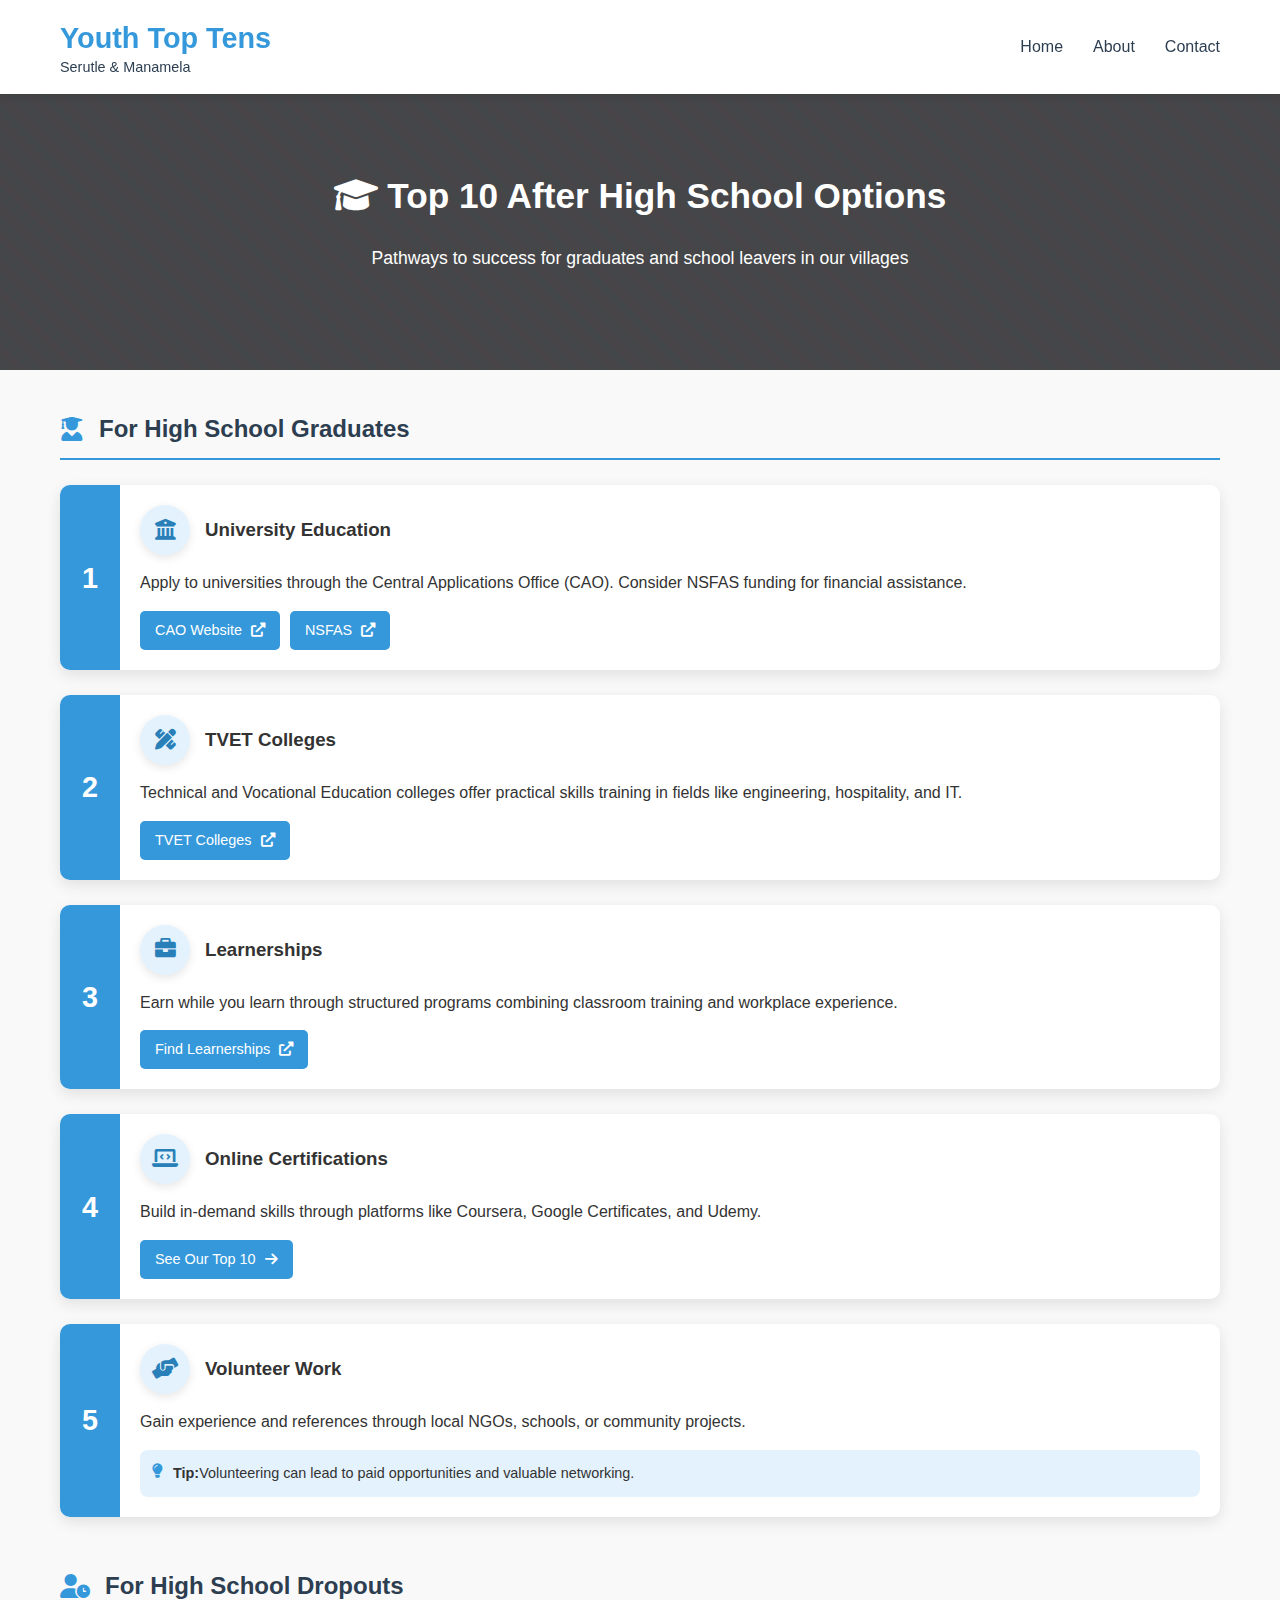
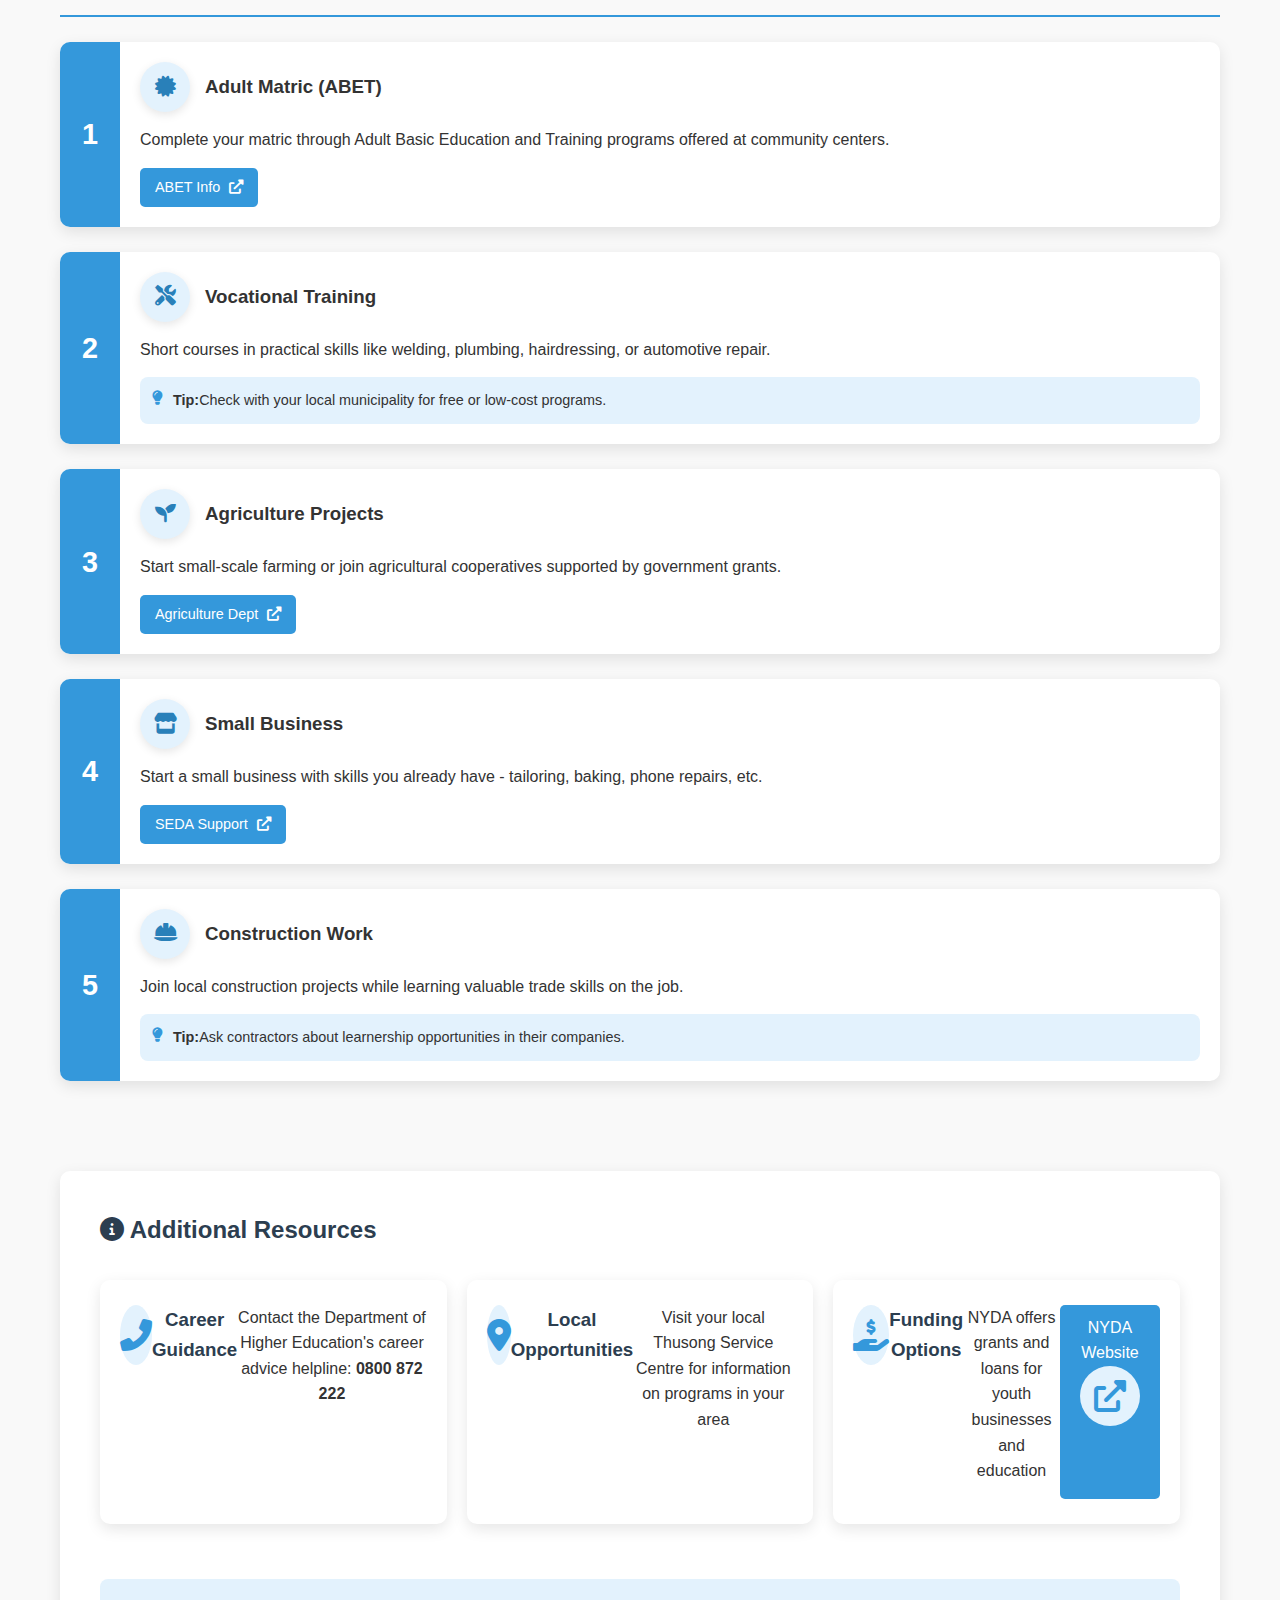
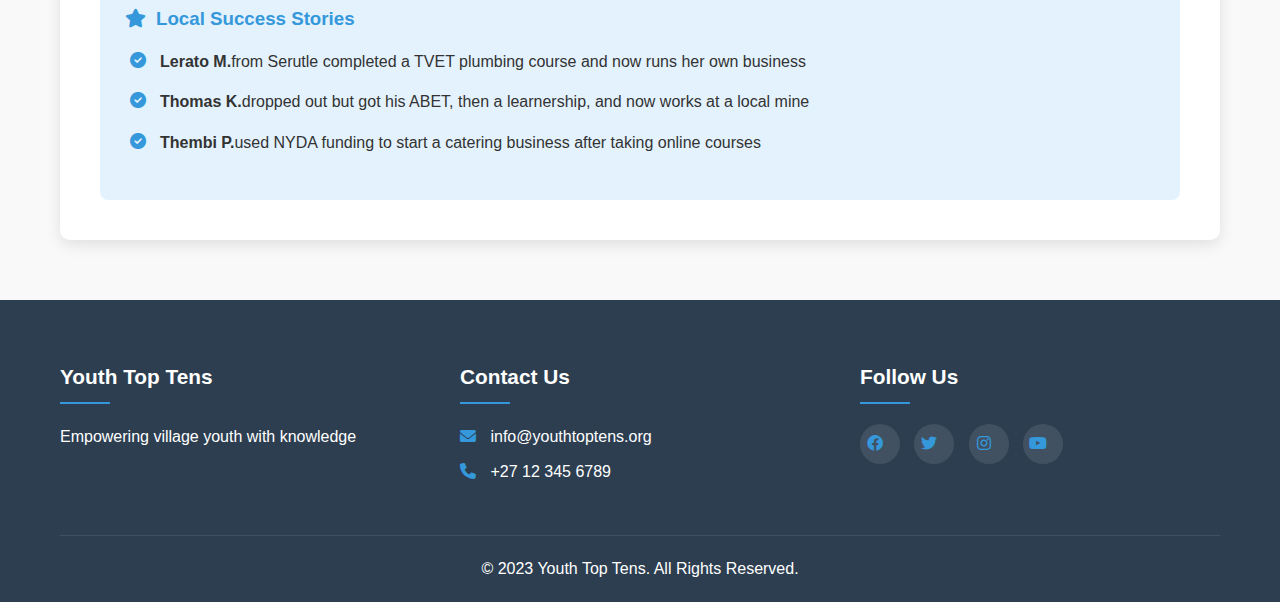
<file: after-highschool.html>
<!DOCTYPE html>
<html lang="en">
<head>
    <meta charset="UTF-8">
    <meta name="viewport" content="width=device-width, initial-scale=1.0">
    <title>Top 10 After High School Options | Youth Top Tens</title>
    <meta name="description" content="Top 10 options for high school graduates and dropouts in Serutle and Manamela villages">
    <link rel="stylesheet" href="style.css">
    <link rel="stylesheet" href="https://cdnjs.cloudflare.com/ajax/libs/font-awesome/6.0.0-beta3/css/all.min.css">
</head>
<body>
    <!-- Header with Navigation -->
    <header>
        <div class="container">
            <div class="logo">
                <h1>Youth Top Tens</h1>
                <p>Serutle & Manamela</p>
            </div>
            <nav>
                <ul class="nav-menu">
                    <li><a href="index.html">Home</a></li>
                    <li><a href="../index.html#about">About</a></li>
                    <li><a href="../index.html#contact">Contact</a></li>
                </ul>
                <div class="hamburger">
                    <span class="bar"></span>
                    <span class="bar"></span>
                    <span class="bar"></span>
                </div>
            </nav>
        </div>
    </header>

    <!-- Page Hero -->
    <section class="page-hero" style="background: linear-gradient(rgba(0, 0, 0, 0.7), rgba(0, 0, 0, 0.7)), var(--education-pattern)">
        <div class="container">
            <h1><i class="fas fa-graduation-cap"></i> Top 10 After High School Options</h1>
            <p>Pathways to success for graduates and school leavers in our villages</p>
        </div>
    </section>

    <!-- Main Content -->
    <main class="container">
        <section class="pathways-container">
            <!-- For High School Graduates -->
            <div class="pathway-section">
                <h2><i class="fas fa-user-graduate"></i> For High School Graduates</h2>
                
                <article class="pathway-card">
                    <div class="pathway-number">1</div>
                    <div class="pathway-content">
                        <div class="pathway-header">
                            <div class="pathway-icon"><i class="fas fa-university"></i></div>
                            <h3>University Education</h3>
                        </div>
                        <p>Apply to universities through the Central Applications Office (CAO). Consider NSFAS funding for financial assistance.</p>
                        <div class="pathway-links">
                            <a href="https://www.cao.ac.za" target="_blank" class="btn">CAO Website <i class="fas fa-external-link-alt"></i></a>
                            <a href="https://www.nsfas.org.za" target="_blank" class="btn">NSFAS <i class="fas fa-external-link-alt"></i></a>
                        </div>
                    </div>
                </article>
                
                <article class="pathway-card">
                    <div class="pathway-number">2</div>
                    <div class="pathway-content">
                        <div class="pathway-header">
                            <div class="pathway-icon"><i class="fas fa-pencil-ruler"></i></div>
                            <h3>TVET Colleges</h3>
                        </div>
                        <p>Technical and Vocational Education colleges offer practical skills training in fields like engineering, hospitality, and IT.</p>
                        <div class="pathway-links">
                            <a href="https://www.tvetcolleges.co.za" target="_blank" class="btn">TVET Colleges <i class="fas fa-external-link-alt"></i></a>
                        </div>
                    </div>
                </article>
                
                <article class="pathway-card">
                    <div class="pathway-number">3</div>
                    <div class="pathway-content">
                        <div class="pathway-header">
                            <div class="pathway-icon"><i class="fas fa-briefcase"></i></div>
                            <h3>Learnerships</h3>
                        </div>
                        <p>Earn while you learn through structured programs combining classroom training and workplace experience.</p>
                        <div class="pathway-links">
                            <a href="https://www.gov.za/services/youth-employment-services/learnership-programmes" target="_blank" class="btn">Find Learnerships <i class="fas fa-external-link-alt"></i></a>
                        </div>
                    </div>
                </article>
                
                <article class="pathway-card">
                    <div class="pathway-number">4</div>
                    <div class="pathway-content">
                        <div class="pathway-header">
                            <div class="pathway-icon"><i class="fas fa-laptop-code"></i></div>
                            <h3>Online Certifications</h3>
                        </div>
                        <p>Build in-demand skills through platforms like Coursera, Google Certificates, and Udemy.</p>
                        <div class="pathway-links">
                            <a href="top-ten-pages/online-certificates.html" class="btn">See Our Top 10 <i class="fas fa-arrow-right"></i></a>
                        </div>
                    </div>
                </article>
                
                <article class="pathway-card">
                    <div class="pathway-number">5</div>
                    <div class="pathway-content">
                        <div class="pathway-header">
                            <div class="pathway-icon"><i class="fas fa-hands-helping"></i></div>
                            <h3>Volunteer Work</h3>
                        </div>
                        <p>Gain experience and references through local NGOs, schools, or community projects.</p>
                        <div class="pathway-tip">
                            <i class="fas fa-lightbulb"></i> <strong>Tip:</strong> Volunteering can lead to paid opportunities and valuable networking.
                        </div>
                    </div>
                </article>
            </div>
            
            <!-- For High School Dropouts -->
            <div class="pathway-section">
                <h2><i class="fas fa-user-clock"></i> For High School Dropouts</h2>
                
                <article class="pathway-card">
                    <div class="pathway-number">1</div>
                    <div class="pathway-content">
                        <div class="pathway-header">
                            <div class="pathway-icon"><i class="fas fa-certificate"></i></div>
                            <h3>Adult Matric (ABET)</h3>
                        </div>
                        <p>Complete your matric through Adult Basic Education and Training programs offered at community centers.</p>
                        <div class="pathway-links">
                            <a href="https://www.education.gov.za/AdultEducation/tabid/327/Default.aspx" target="_blank" class="btn">ABET Info <i class="fas fa-external-link-alt"></i></a>
                        </div>
                    </div>
                </article>
                
                <article class="pathway-card">
                    <div class="pathway-number">2</div>
                    <div class="pathway-content">
                        <div class="pathway-header">
                            <div class="pathway-icon"><i class="fas fa-tools"></i></div>
                            <h3>Vocational Training</h3>
                        </div>
                        <p>Short courses in practical skills like welding, plumbing, hairdressing, or automotive repair.</p>
                        <div class="pathway-tip">
                            <i class="fas fa-lightbulb"></i> <strong>Tip:</strong> Check with your local municipality for free or low-cost programs.
                        </div>
                    </div>
                </article>
                
                <article class="pathway-card">
                    <div class="pathway-number">3</div>
                    <div class="pathway-content">
                        <div class="pathway-header">
                            <div class="pathway-icon"><i class="fas fa-seedling"></i></div>
                            <h3>Agriculture Projects</h3>
                        </div>
                        <p>Start small-scale farming or join agricultural cooperatives supported by government grants.</p>
                        <div class="pathway-links">
                            <a href="https://www.dalrrd.gov.za" target="_blank" class="btn">Agriculture Dept <i class="fas fa-external-link-alt"></i></a>
                        </div>
                    </div>
                </article>
                
                <article class="pathway-card">
                    <div class="pathway-number">4</div>
                    <div class="pathway-content">
                        <div class="pathway-header">
                            <div class="pathway-icon"><i class="fas fa-store"></i></div>
                            <h3>Small Business</h3>
                        </div>
                        <p>Start a small business with skills you already have - tailoring, baking, phone repairs, etc.</p>
                        <div class="pathway-links">
                            <a href="https://www.seda.org.za" target="_blank" class="btn">SEDA Support <i class="fas fa-external-link-alt"></i></a>
                        </div>
                    </div>
                </article>
                
                <article class="pathway-card">
                    <div class="pathway-number">5</div>
                    <div class="pathway-content">
                        <div class="pathway-header">
                            <div class="pathway-icon"><i class="fas fa-hard-hat"></i></div>
                            <h3>Construction Work</h3>
                        </div>
                        <p>Join local construction projects while learning valuable trade skills on the job.</p>
                        <div class="pathway-tip">
                            <i class="fas fa-lightbulb"></i> <strong>Tip:</strong> Ask contractors about learnership opportunities in their companies.
                        </div>
                    </div>
                </article>
            </div>
        </section>

        <section class="additional-resources">
            <h2><i class="fas fa-info-circle"></i> Additional Resources</h2>
            
            <div class="resource-cards">
                <div class="resource-card">
                    <i class="fas fa-phone-alt"></i>
                    <h3>Career Guidance</h3>
                    <p>Contact the Department of Higher Education's career advice helpline: <strong>0800 872 222</strong></p>
                </div>
                
                <div class="resource-card">
                    <i class="fas fa-map-marker-alt"></i>
                    <h3>Local Opportunities</h3>
                    <p>Visit your local Thusong Service Centre for information on programs in your area</p>
                </div>
                
                <div class="resource-card">
                    <i class="fas fa-hand-holding-usd"></i>
                    <h3>Funding Options</h3>
                    <p>NYDA offers grants and loans for youth businesses and education</p>
                    <a href="https://www.nyda.gov.za" target="_blank" class="btn">NYDA Website <i class="fas fa-external-link-alt"></i></a>
                </div>
            </div>
            
            <div class="success-stories">
                <h3><i class="fas fa-star"></i> Local Success Stories</h3>
                <ul>
                    <li><i class="fas fa-check-circle"></i> <strong>Lerato M.</strong> from Serutle completed a TVET plumbing course and now runs her own business</li>
                    <li><i class="fas fa-check-circle"></i> <strong>Thomas K.</strong> dropped out but got his ABET, then a learnership, and now works at a local mine</li>
                    <li><i class="fas fa-check-circle"></i> <strong>Thembi P.</strong> used NYDA funding to start a catering business after taking online courses</li>
                </ul>
            </div>
        </section>
    </main>

    <!-- Footer -->
    <footer id="contact">
        <div class="container">
            <div class="footer-content">
                <div class="footer-section">
                    <h3>Youth Top Tens</h3>
                    <p>Empowering village youth with knowledge</p>
                </div>
                <div class="footer-section">
                    <h3>Contact Us</h3>
                    <p><i class="fas fa-envelope"></i> info@youthtoptens.org</p>
                    <p><i class="fas fa-phone"></i> +27 12 345 6789</p>
                </div>
                <div class="footer-section">
                    <h3>Follow Us</h3>
                    <div class="social-icons">
                        <a href="#"><i class="fab fa-facebook"></i></a>
                        <a href="#"><i class="fab fa-twitter"></i></a>
                        <a href="#"><i class="fab fa-instagram"></i></a>
                        <a href="#"><i class="fab fa-youtube"></i></a>
                    </div>
                </div>
            </div>
            <div class="footer-bottom">
                <p>&copy; 2023 Youth Top Tens. All Rights Reserved.</p>
            </div>
        </div>
    </footer>

    <script src="script.js"></script>
</body>
</html>
</file>
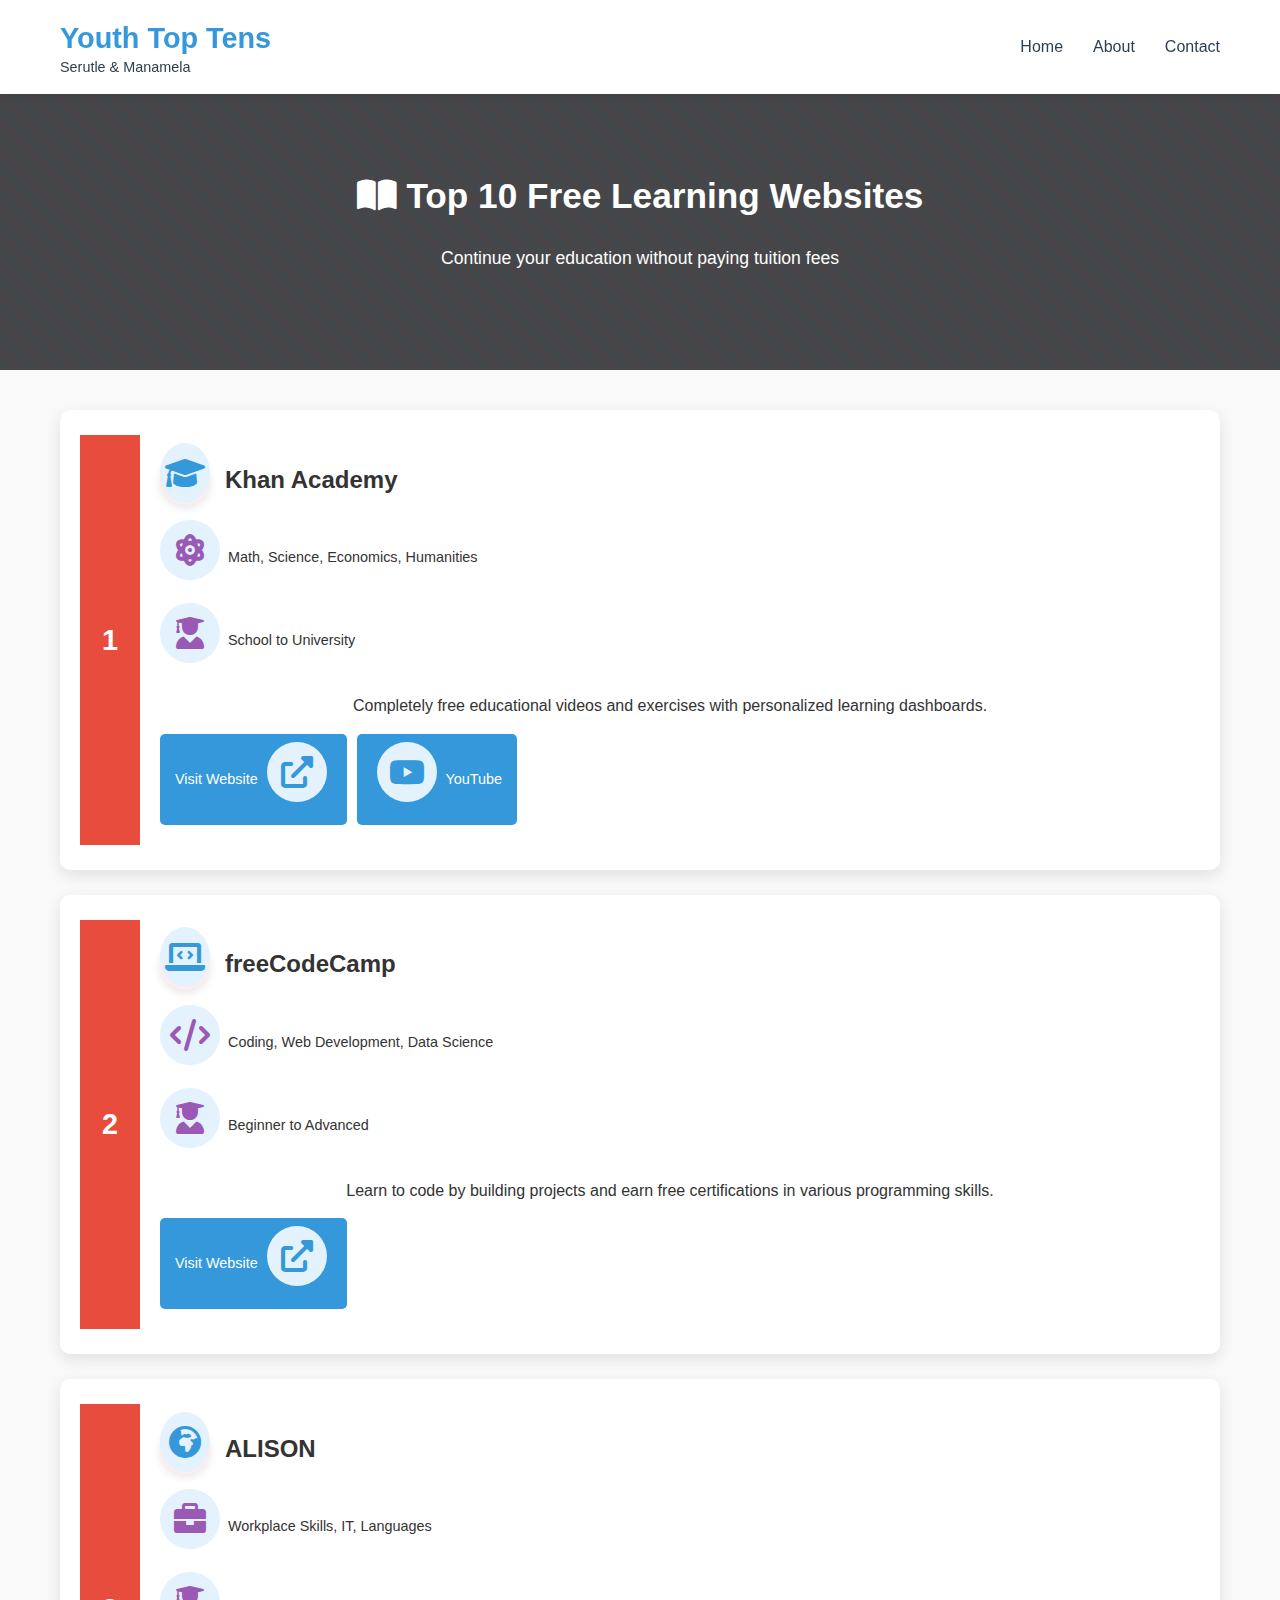
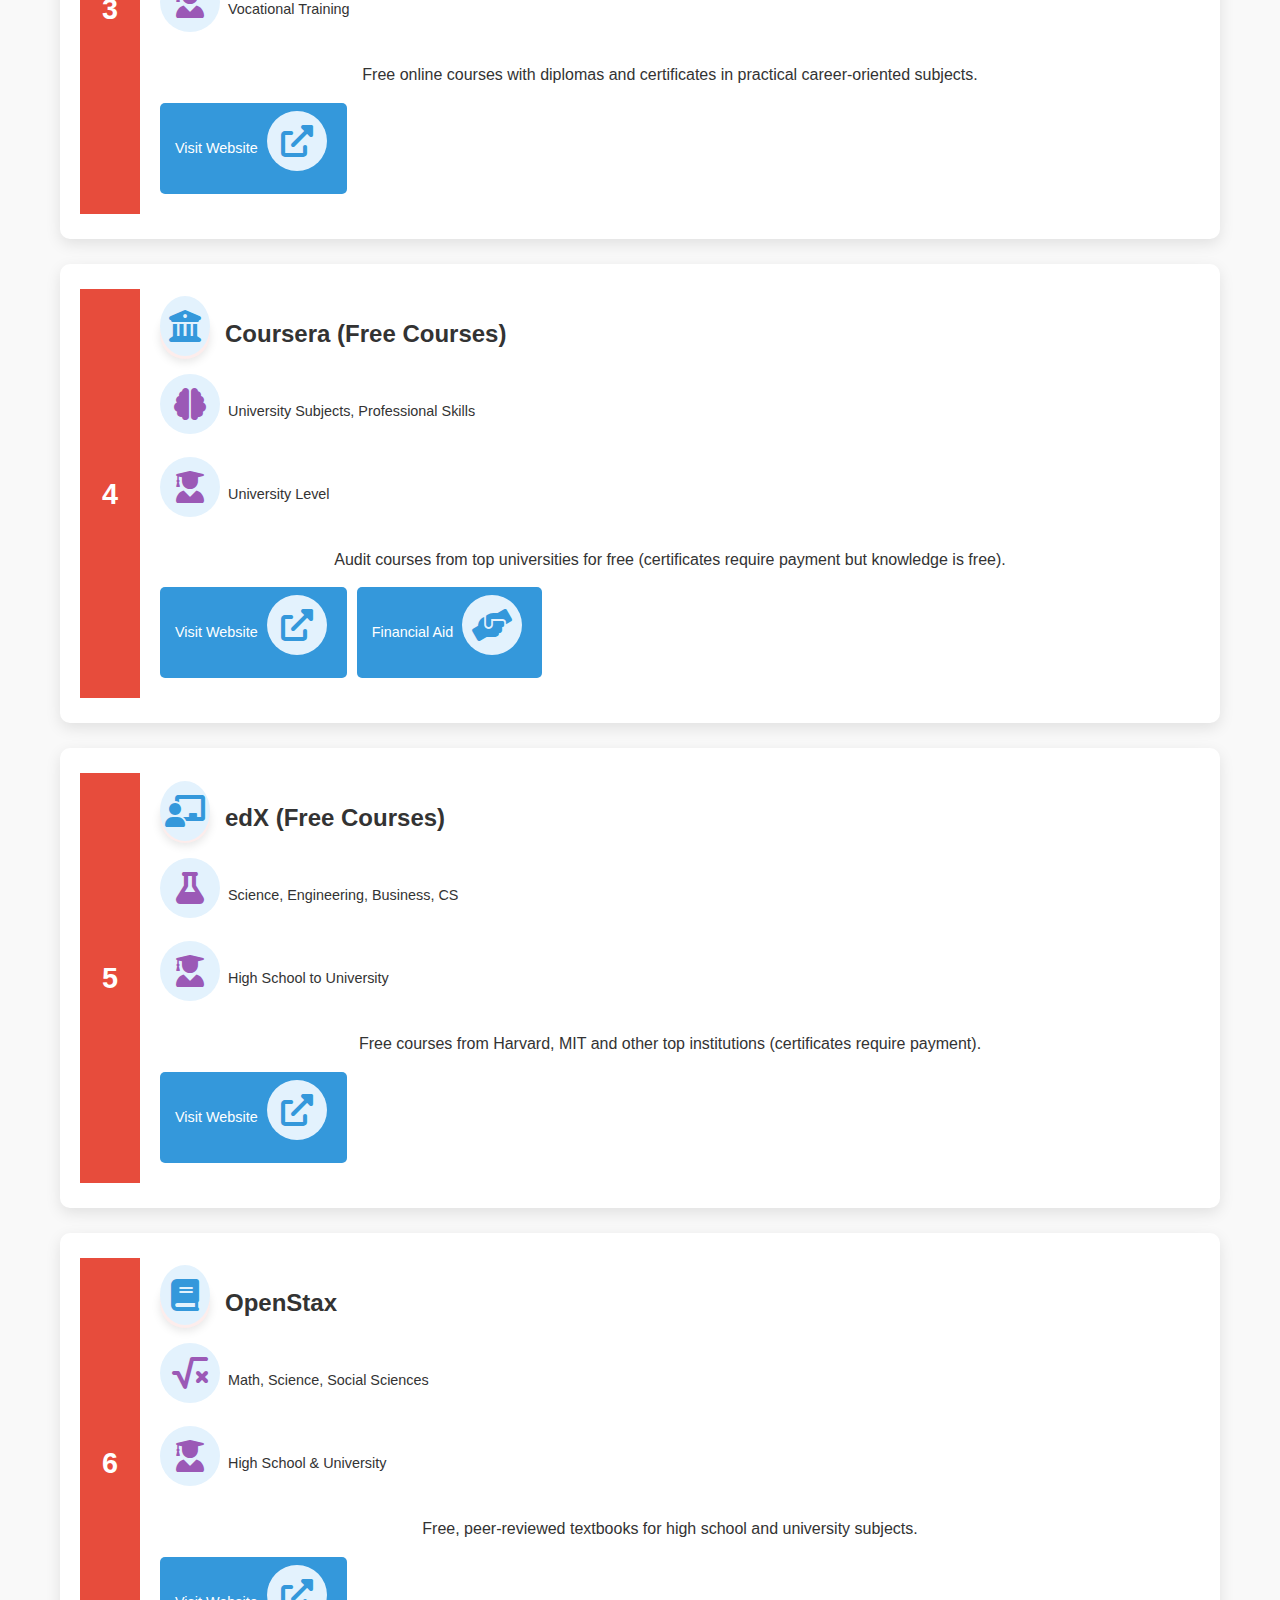
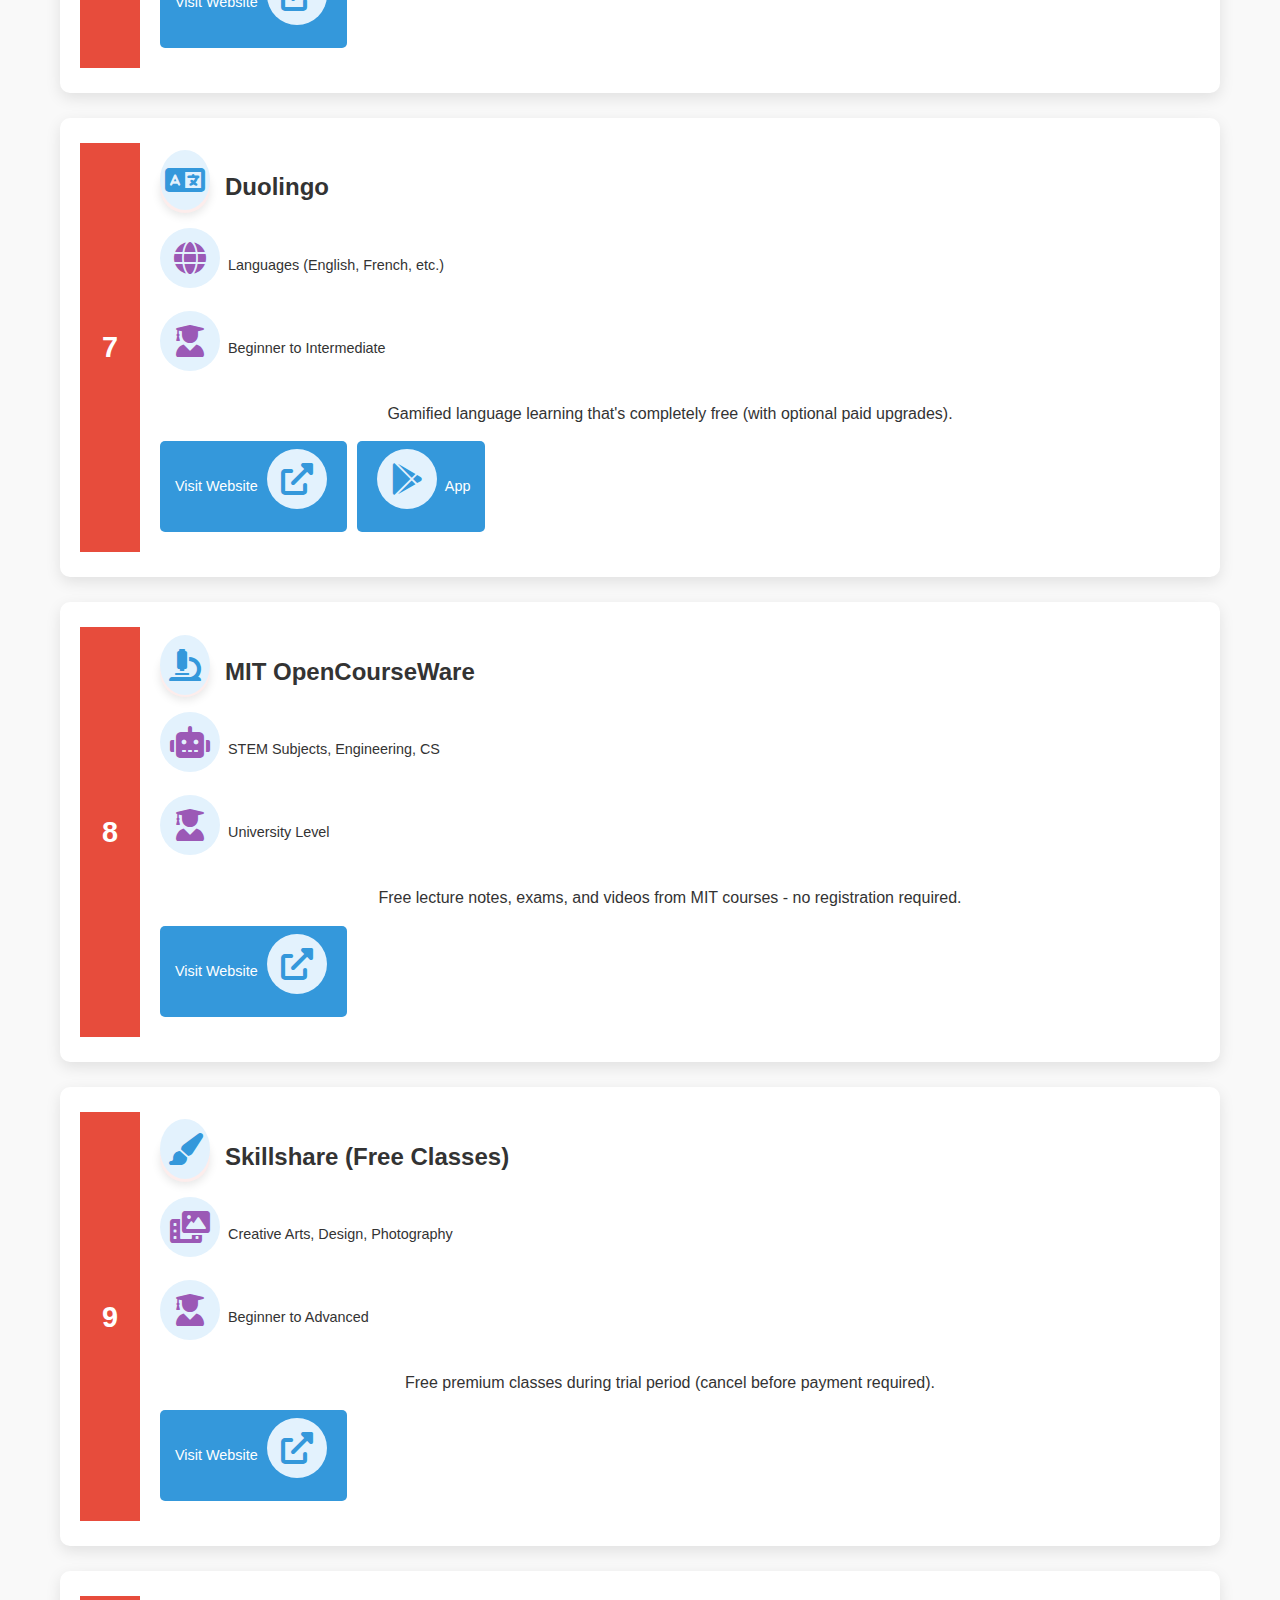
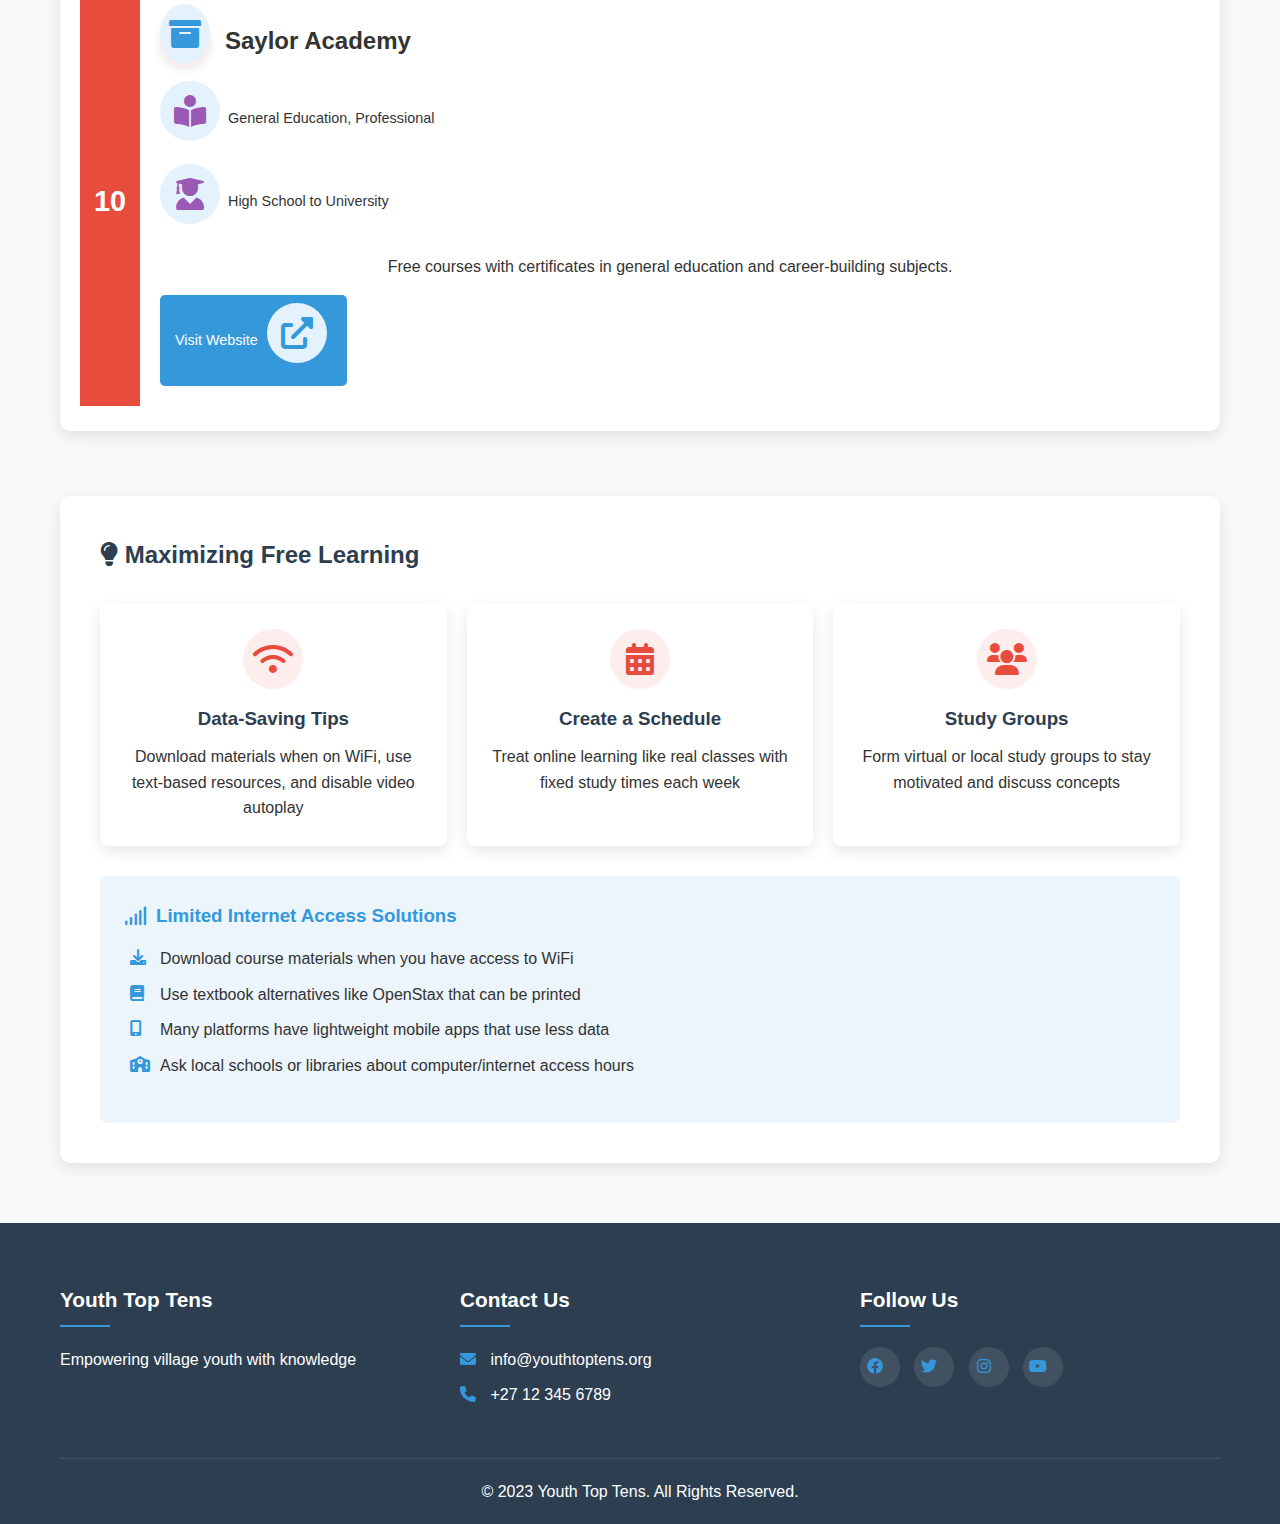
<file: free-learning.html>
<!DOCTYPE html>
<html lang="en">
<head>
    <meta charset="UTF-8">
    <meta name="viewport" content="width=device-width, initial-scale=1.0">
    <title>Top 10 Free Learning Websites | Youth Top Tens</title>
    <meta name="description" content="Top 10 free websites to continue your education online for youth in Serutle and Manamela villages">
    <link rel="stylesheet" href="style.css">
    <link rel="stylesheet" href="https://cdnjs.cloudflare.com/ajax/libs/font-awesome/6.0.0-beta3/css/all.min.css">
</head>
<body>
    <!-- Header with Navigation -->
    <header>
        <div class="container">
            <div class="logo">
                <h1>Youth Top Tens</h1>
                <p>Serutle & Manamela</p>
            </div>
            <nav>
                <ul class="nav-menu">
                    <li><a href="index.html">Home</a></li>
                    <li><a href="../index.html#about">About</a></li>
                    <li><a href="../index.html#contact">Contact</a></li>
                </ul>
                <div class="hamburger">
                    <span class="bar"></span>
                    <span class="bar"></span>
                    <span class="bar"></span>
                </div>
            </nav>
        </div>
    </header>

    <!-- Page Hero -->
    <section class="page-hero" style="background: linear-gradient(rgba(0, 0, 0, 0.7), rgba(0, 0, 0, 0.7)), var(--learning-pattern)">
        <div class="container">
            <h1><i class="fas fa-book-open"></i> Top 10 Free Learning Websites</h1>
            <p>Continue your education without paying tuition fees</p>
        </div>
    </section>

    <!-- Main Content -->
    <main class="container">
        <section class="learning-resources">
            <article class="resource-card">
                <div class="resource-number">1</div>
                <div class="resource-content">
                    <div class="resource-header">
                        <div class="resource-icon"><i class="fas fa-graduation-cap"></i></div>
                        <h2>Khan Academy</h2>
                    </div>
                    <div class="resource-info">
                        <span class="resource-subjects"><i class="fas fa-atom"></i> Math, Science, Economics, Humanities</span>
                        <span class="resource-level"><i class="fas fa-user-graduate"></i> School to University</span>
                    </div>
                    <p>Completely free educational videos and exercises with personalized learning dashboards.</p>
                    <div class="resource-actions">
                        <a href="https://www.khanacademy.org" target="_blank" class="btn">Visit Website <i class="fas fa-external-link-alt"></i></a>
                        <a href="https://www.youtube.com/user/khanacademy" target="_blank" class="btn"><i class="fab fa-youtube"></i> YouTube</a>
                    </div>
                </div>
            </article>
            
            <article class="resource-card">
                <div class="resource-number">2</div>
                <div class="resource-content">
                    <div class="resource-header">
                        <div class="resource-icon"><i class="fas fa-laptop-code"></i></div>
                        <h2>freeCodeCamp</h2>
                    </div>
                    <div class="resource-info">
                        <span class="resource-subjects"><i class="fas fa-code"></i> Coding, Web Development, Data Science</span>
                        <span class="resource-level"><i class="fas fa-user-graduate"></i> Beginner to Advanced</span>
                    </div>
                    <p>Learn to code by building projects and earn free certifications in various programming skills.</p>
                    <div class="resource-actions">
                        <a href="https://www.freecodecamp.org" target="_blank" class="btn">Visit Website <i class="fas fa-external-link-alt"></i></a>
                    </div>
                </div>
            </article>
            
            <article class="resource-card">
                <div class="resource-number">3</div>
                <div class="resource-content">
                    <div class="resource-header">
                        <div class="resource-icon"><i class="fas fa-globe-africa"></i></div>
                        <h2>ALISON</h2>
                    </div>
                    <div class="resource-info">
                        <span class="resource-subjects"><i class="fas fa-briefcase"></i> Workplace Skills, IT, Languages</span>
                        <span class="resource-level"><i class="fas fa-user-graduate"></i> Vocational Training</span>
                    </div>
                    <p>Free online courses with diplomas and certificates in practical career-oriented subjects.</p>
                    <div class="resource-actions">
                        <a href="https://alison.com" target="_blank" class="btn">Visit Website <i class="fas fa-external-link-alt"></i></a>
                    </div>
                </div>
            </article>
            
            <article class="resource-card">
                <div class="resource-number">4</div>
                <div class="resource-content">
                    <div class="resource-header">
                        <div class="resource-icon"><i class="fas fa-university"></i></div>
                        <h2>Coursera (Free Courses)</h2>
                    </div>
                    <div class="resource-info">
                        <span class="resource-subjects"><i class="fas fa-brain"></i> University Subjects, Professional Skills</span>
                        <span class="resource-level"><i class="fas fa-user-graduate"></i> University Level</span>
                    </div>
                    <p>Audit courses from top universities for free (certificates require payment but knowledge is free).</p>
                    <div class="resource-actions">
                        <a href="https://www.coursera.org" target="_blank" class="btn">Visit Website <i class="fas fa-external-link-alt"></i></a>
                        <a href="https://www.coursera.org/financial-aid" target="_blank" class="btn">Financial Aid <i class="fas fa-hands-helping"></i></a>
                    </div>
                </div>
            </article>
            
            <article class="resource-card">
                <div class="resource-number">5</div>
                <div class="resource-content">
                    <div class="resource-header">
                        <div class="resource-icon"><i class="fas fa-chalkboard-teacher"></i></div>
                        <h2>edX (Free Courses)</h2>
                    </div>
                    <div class="resource-info">
                        <span class="resource-subjects"><i class="fas fa-flask"></i> Science, Engineering, Business, CS</span>
                        <span class="resource-level"><i class="fas fa-user-graduate"></i> High School to University</span>
                    </div>
                    <p>Free courses from Harvard, MIT and other top institutions (certificates require payment).</p>
                    <div class="resource-actions">
                        <a href="https://www.edx.org" target="_blank" class="btn">Visit Website <i class="fas fa-external-link-alt"></i></a>
                    </div>
                </div>
            </article>
            
            <article class="resource-card">
                <div class="resource-number">6</div>
                <div class="resource-content">
                    <div class="resource-header">
                        <div class="resource-icon"><i class="fas fa-book"></i></div>
                        <h2>OpenStax</h2>
                    </div>
                    <div class="resource-info">
                        <span class="resource-subjects"><i class="fas fa-square-root-alt"></i> Math, Science, Social Sciences</span>
                        <span class="resource-level"><i class="fas fa-user-graduate"></i> High School & University</span>
                    </div>
                    <p>Free, peer-reviewed textbooks for high school and university subjects.</p>
                    <div class="resource-actions">
                        <a href="https://openstax.org" target="_blank" class="btn">Visit Website <i class="fas fa-external-link-alt"></i></a>
                    </div>
                </div>
            </article>
            
            <article class="resource-card">
                <div class="resource-number">7</div>
                <div class="resource-content">
                    <div class="resource-header">
                        <div class="resource-icon"><i class="fas fa-language"></i></div>
                        <h2>Duolingo</h2>
                    </div>
                    <div class="resource-info">
                        <span class="resource-subjects"><i class="fas fa-globe"></i> Languages (English, French, etc.)</span>
                        <span class="resource-level"><i class="fas fa-user-graduate"></i> Beginner to Intermediate</span>
                    </div>
                    <p>Gamified language learning that's completely free (with optional paid upgrades).</p>
                    <div class="resource-actions">
                        <a href="https://www.duolingo.com" target="_blank" class="btn">Visit Website <i class="fas fa-external-link-alt"></i></a>
                        <a href="https://play.google.com/store/apps/details?id=com.duolingo" target="_blank" class="btn"><i class="fab fa-google-play"></i> App</a>
                    </div>
                </div>
            </article>
            
            <article class="resource-card">
                <div class="resource-number">8</div>
                <div class="resource-content">
                    <div class="resource-header">
                        <div class="resource-icon"><i class="fas fa-microscope"></i></div>
                        <h2>MIT OpenCourseWare</h2>
                    </div>
                    <div class="resource-info">
                        <span class="resource-subjects"><i class="fas fa-robot"></i> STEM Subjects, Engineering, CS</span>
                        <span class="resource-level"><i class="fas fa-user-graduate"></i> University Level</span>
                    </div>
                    <p>Free lecture notes, exams, and videos from MIT courses - no registration required.</p>
                    <div class="resource-actions">
                        <a href="https://ocw.mit.edu" target="_blank" class="btn">Visit Website <i class="fas fa-external-link-alt"></i></a>
                    </div>
                </div>
            </article>
            
            <article class="resource-card">
                <div class="resource-number">9</div>
                <div class="resource-content">
                    <div class="resource-header">
                        <div class="resource-icon"><i class="fas fa-paint-brush"></i></div>
                        <h2>Skillshare (Free Classes)</h2>
                    </div>
                    <div class="resource-info">
                        <span class="resource-subjects"><i class="fas fa-photo-video"></i> Creative Arts, Design, Photography</span>
                        <span class="resource-level"><i class="fas fa-user-graduate"></i> Beginner to Advanced</span>
                    </div>
                    <p>Free premium classes during trial period (cancel before payment required).</p>
                    <div class="resource-actions">
                        <a href="https://www.skillshare.com" target="_blank" class="btn">Visit Website <i class="fas fa-external-link-alt"></i></a>
                    </div>
                </div>
            </article>
            
            <article class="resource-card">
                <div class="resource-number">10</div>
                <div class="resource-content">
                    <div class="resource-header">
                        <div class="resource-icon"><i class="fas fa-archive"></i></div>
                        <h2>Saylor Academy</h2>
                    </div>
                    <div class="resource-info">
                        <span class="resource-subjects"><i class="fas fa-book-reader"></i> General Education, Professional</span>
                        <span class="resource-level"><i class="fas fa-user-graduate"></i> High School to University</span>
                    </div>
                    <p>Free courses with certificates in general education and career-building subjects.</p>
                    <div class="resource-actions">
                        <a href="https://www.saylor.org" target="_blank" class="btn">Visit Website <i class="fas fa-external-link-alt"></i></a>
                    </div>
                </div>
            </article>
        </section>

        <section class="additional-resources">
            <h2><i class="fas fa-lightbulb"></i> Maximizing Free Learning</h2>
            <div class="learning-tips">
                <div class="tip-card">
                    <i class="fas fa-wifi"></i>
                    <h3>Data-Saving Tips</h3>
                    <p>Download materials when on WiFi, use text-based resources, and disable video autoplay</p>
                </div>
                <div class="tip-card">
                    <i class="fas fa-calendar-alt"></i>
                    <h3>Create a Schedule</h3>
                    <p>Treat online learning like real classes with fixed study times each week</p>
                </div>
                <div class="tip-card">
                    <i class="fas fa-users"></i>
                    <h3>Study Groups</h3>
                    <p>Form virtual or local study groups to stay motivated and discuss concepts</p>
                </div>
            </div>
            
            <div class="offline-learning">
                <h3><i class="fas fa-signal"></i> Limited Internet Access Solutions</h3>
                <ul>
                    <li><i class="fas fa-download"></i> Download course materials when you have access to WiFi</li>
                    <li><i class="fas fa-book"></i> Use textbook alternatives like OpenStax that can be printed</li>
                    <li><i class="fas fa-mobile-alt"></i> Many platforms have lightweight mobile apps that use less data</li>
                    <li><i class="fas fa-school"></i> Ask local schools or libraries about computer/internet access hours</li>
                </ul>
            </div>
        </section>
    </main>

    <!-- Footer -->
    <footer id="contact">
        <div class="container">
            <div class="footer-content">
                <div class="footer-section">
                    <h3>Youth Top Tens</h3>
                    <p>Empowering village youth with knowledge</p>
                </div>
                <div class="footer-section">
                    <h3>Contact Us</h3>
                    <p><i class="fas fa-envelope"></i> info@youthtoptens.org</p>
                    <p><i class="fas fa-phone"></i> +27 12 345 6789</p>
                </div>
                <div class="footer-section">
                    <h3>Follow Us</h3>
                    <div class="social-icons">
                        <a href="#"><i class="fab fa-facebook"></i></a>
                        <a href="#"><i class="fab fa-twitter"></i></a>
                        <a href="#"><i class="fab fa-instagram"></i></a>
                        <a href="#"><i class="fab fa-youtube"></i></a>
                    </div>
                </div>
            </div>
            <div class="footer-bottom">
                <p>&copy; 2023 Youth Top Tens. All Rights Reserved.</p>
            </div>
        </div>
    </footer>

    <script src="script.js"></script>
</body>
</html>
</file>
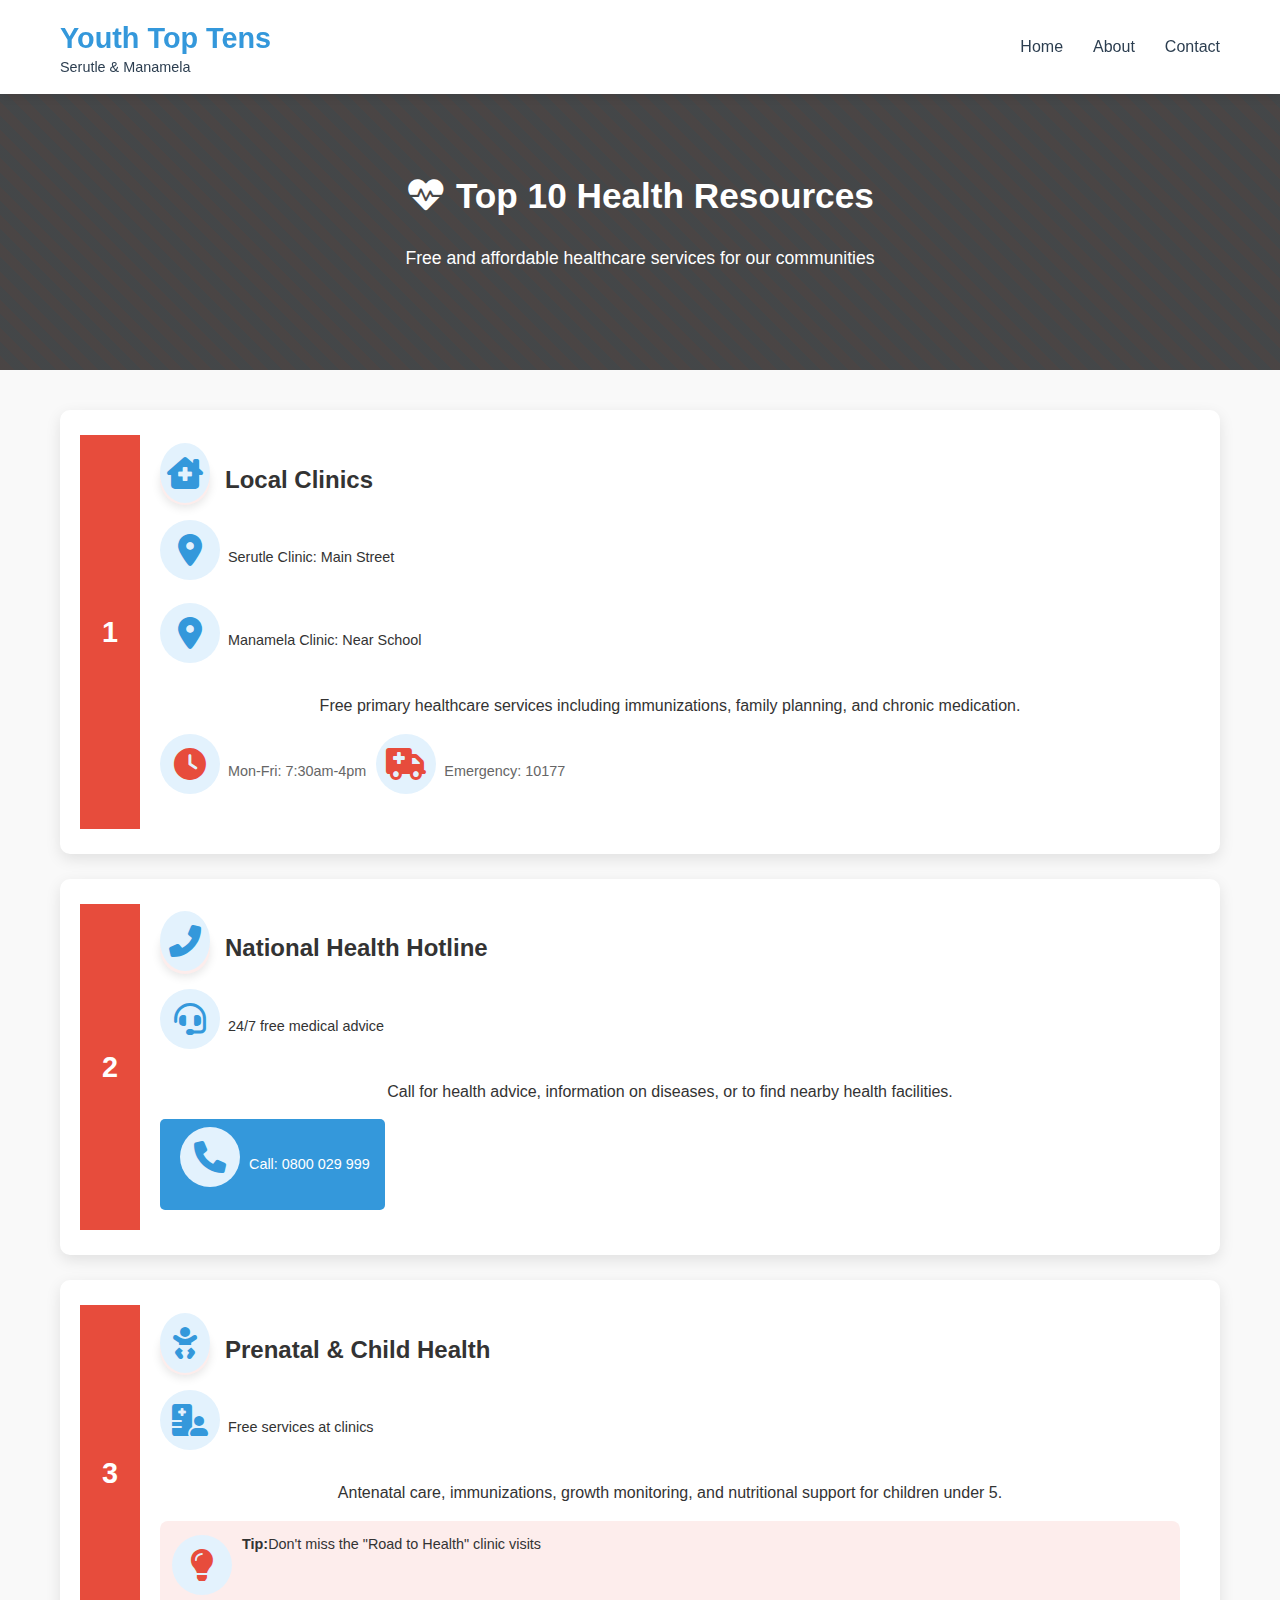
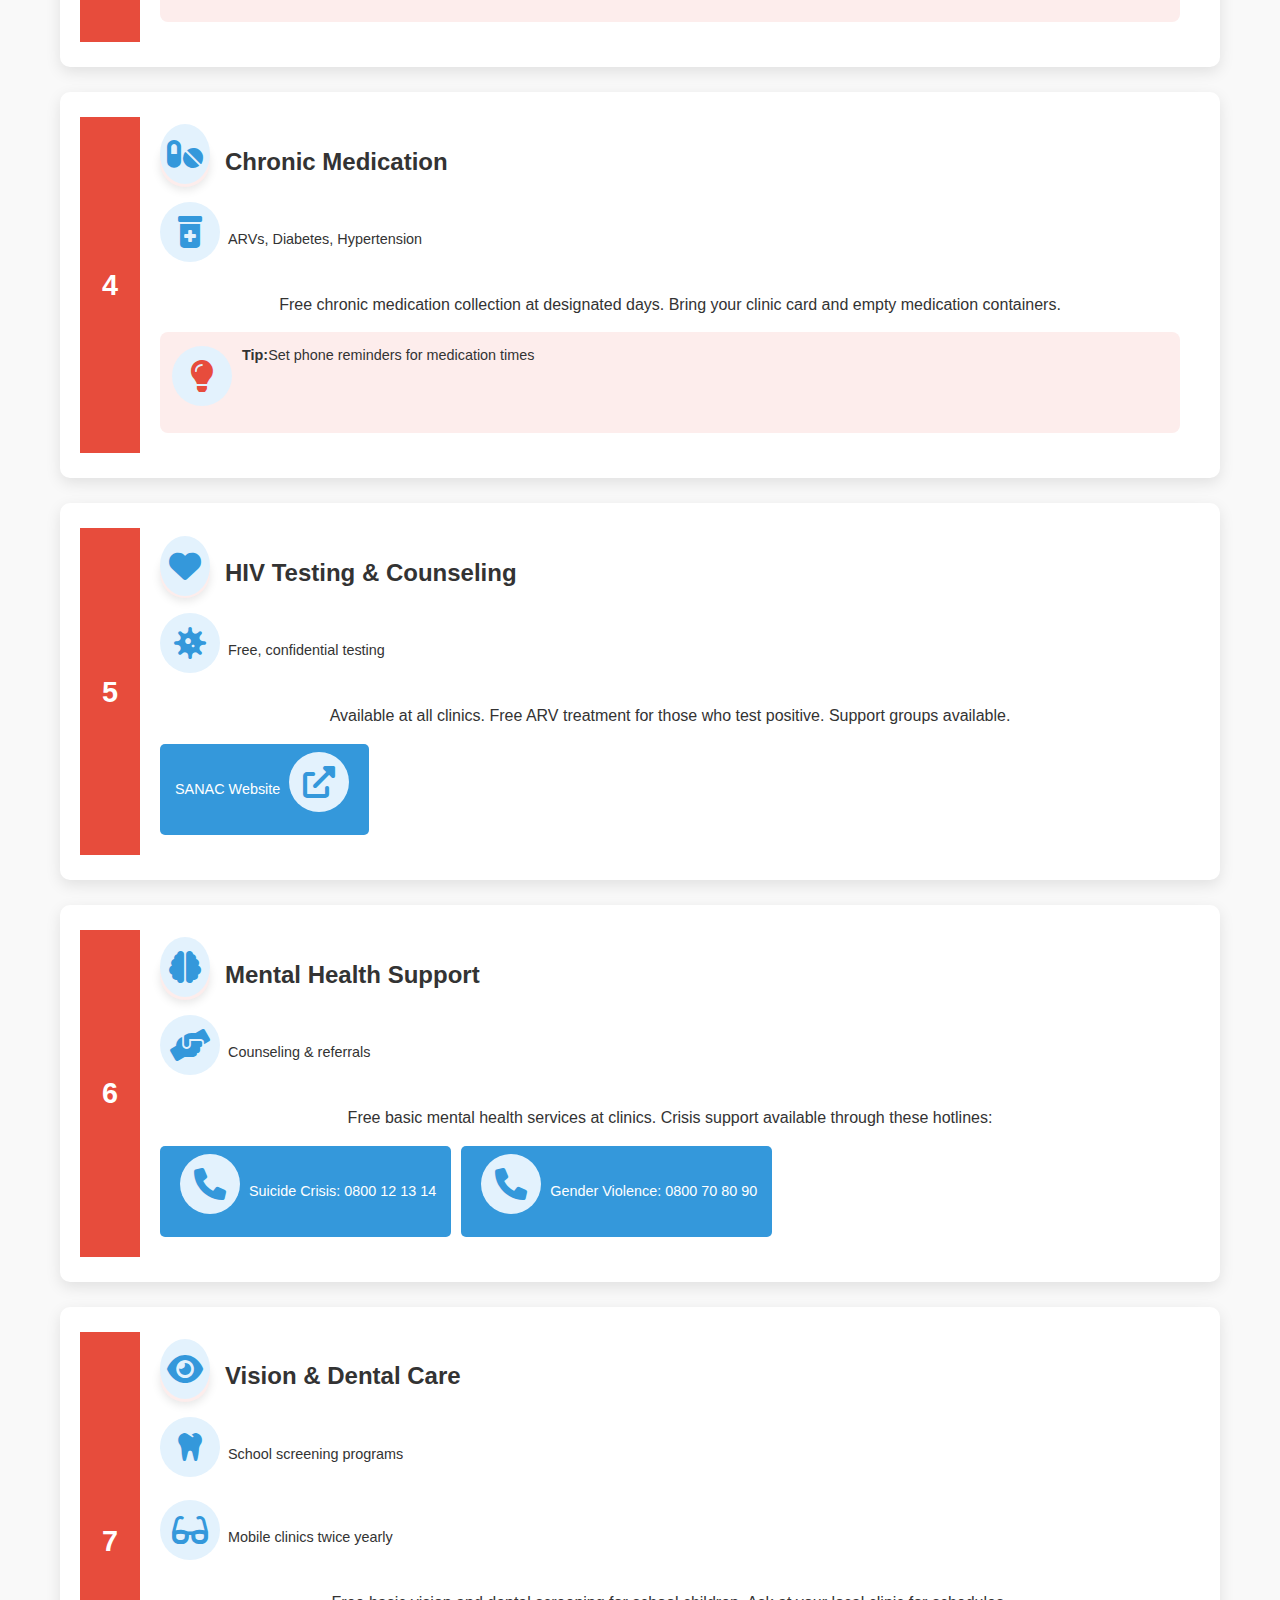
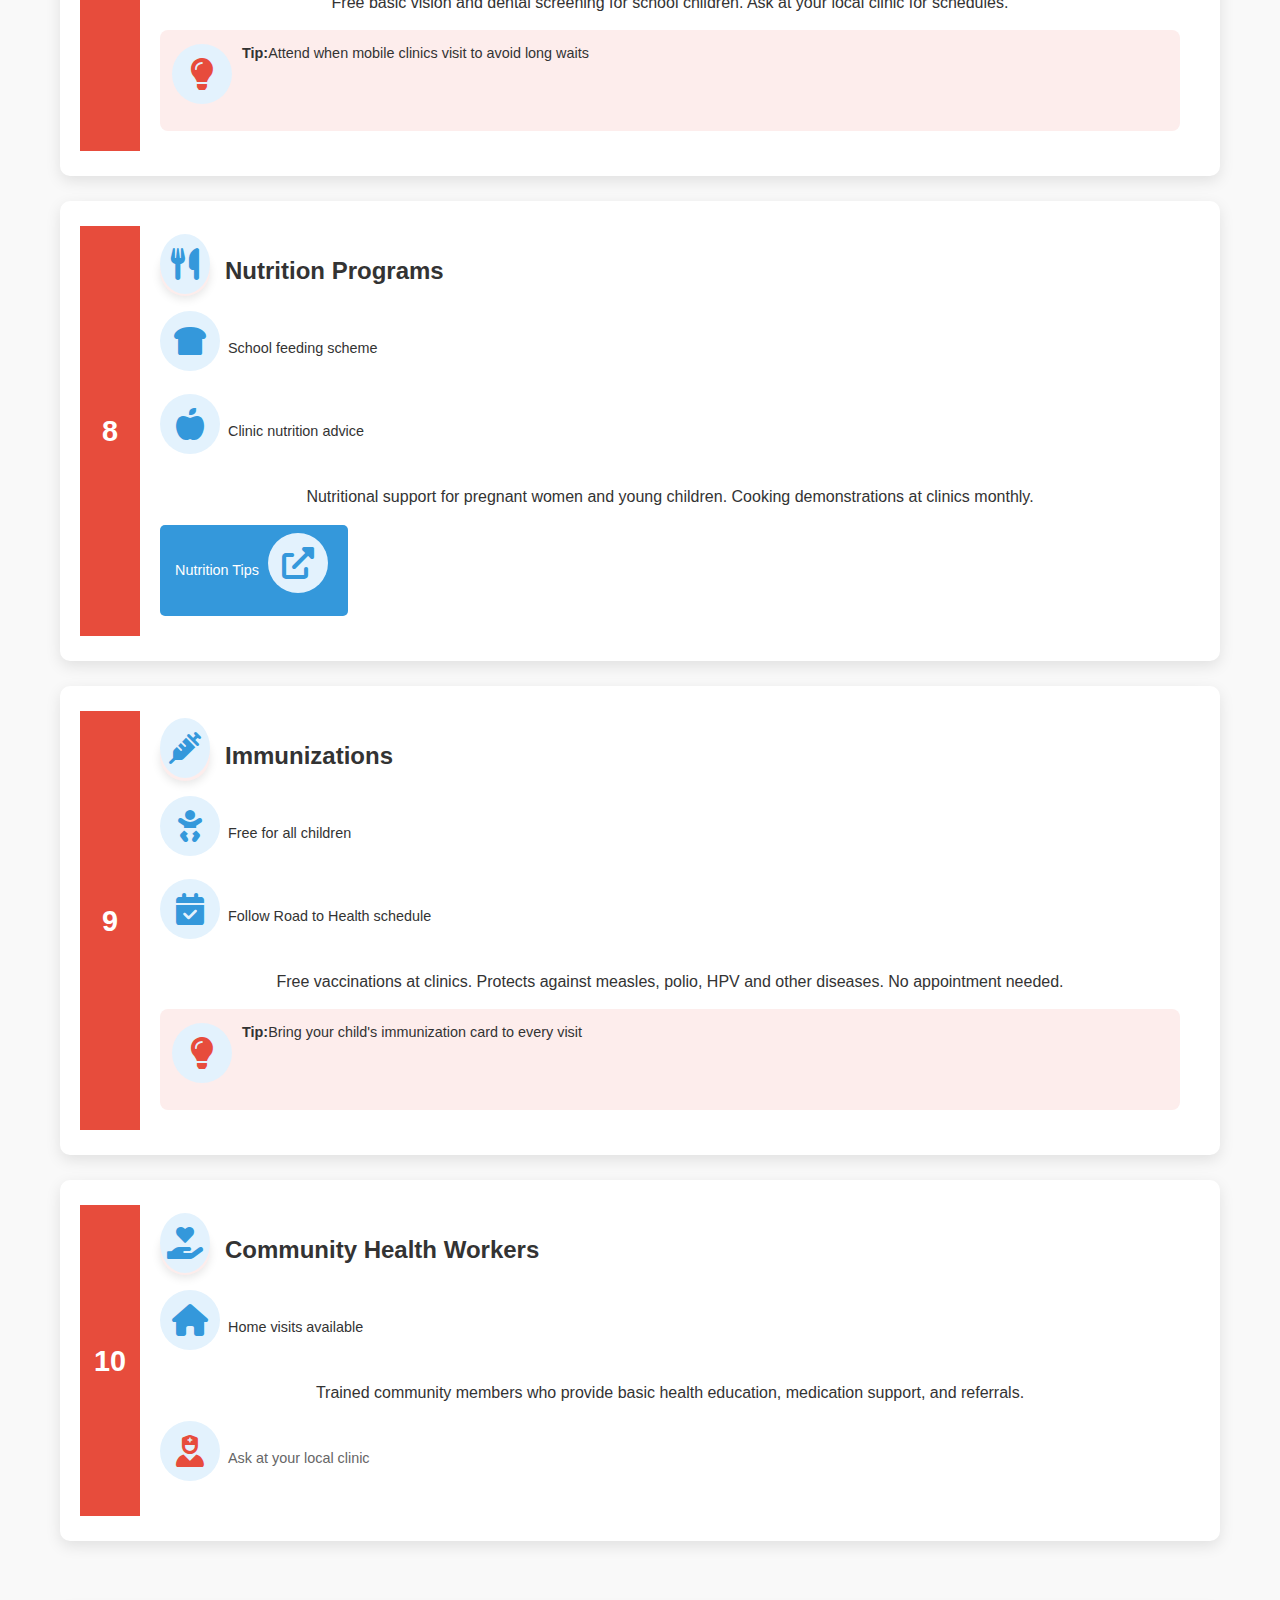
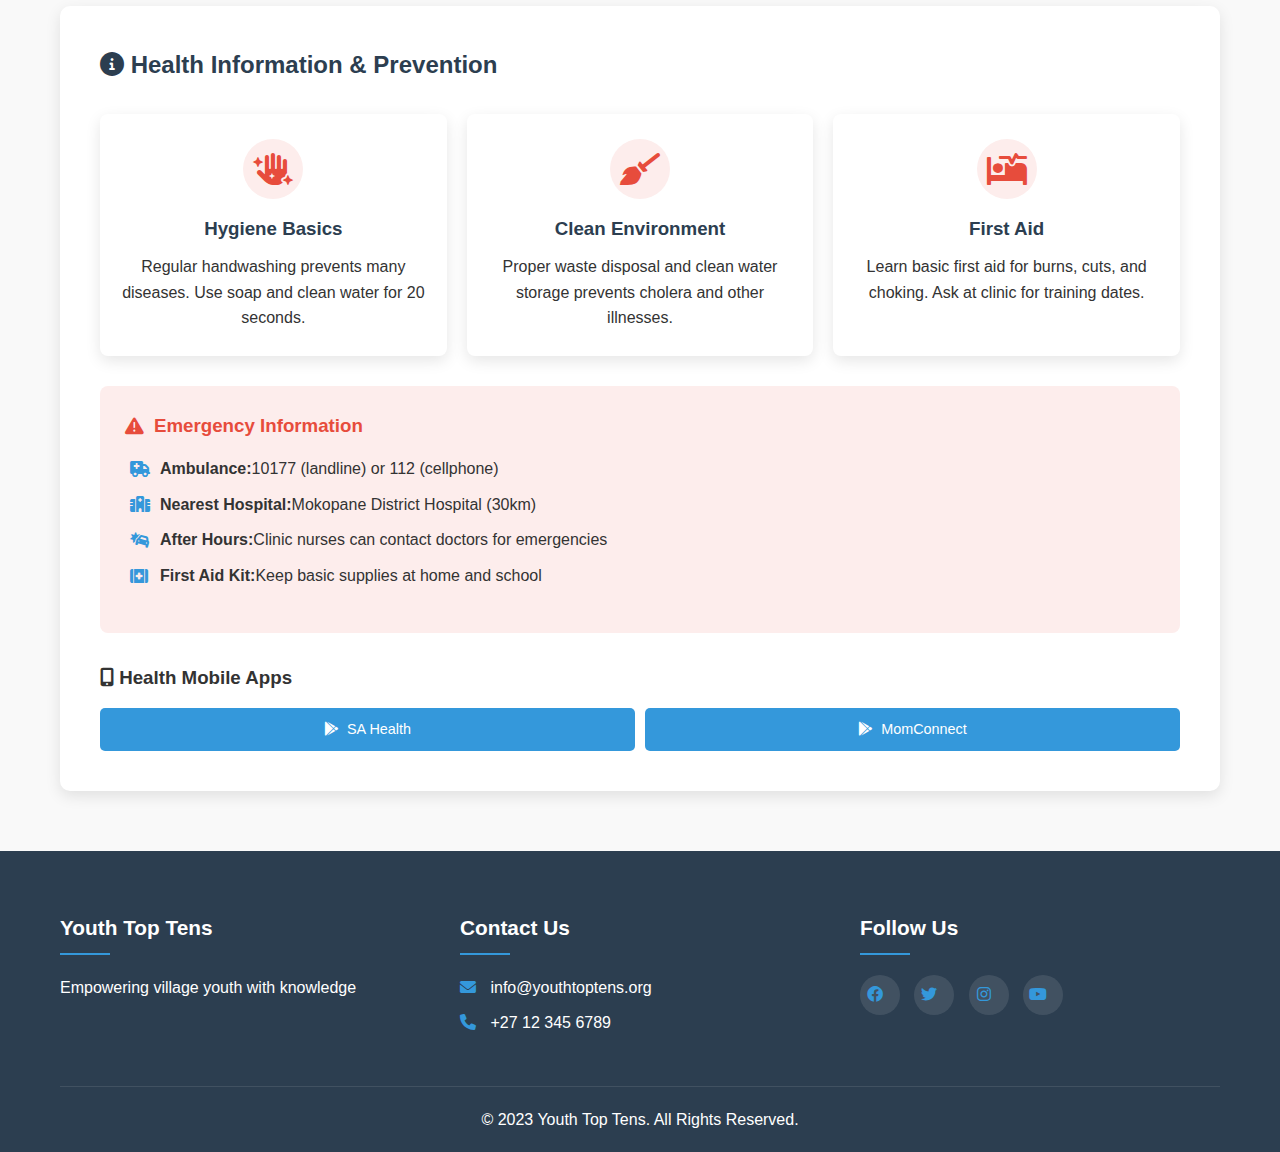
<file: health-resources.html>
<!DOCTYPE html>
<html lang="en">
<head>
    <meta charset="UTF-8">
    <meta name="viewport" content="width=device-width, initial-scale=1.0">
    <title>Top 10 Health Resources | Youth Top Tens</title>
    <meta name="description" content="Top 10 free health resources for youth and families in Serutle and Manamela villages">
    <link rel="stylesheet" href="style.css">
    <link rel="stylesheet" href="https://cdnjs.cloudflare.com/ajax/libs/font-awesome/6.0.0-beta3/css/all.min.css">
</head>
<body>
    <!-- Header with Navigation -->
    <header>
        <div class="container">
            <div class="logo">
                <h1>Youth Top Tens</h1>
                <p>Serutle & Manamela</p>
            </div>
            <nav>
                <ul class="nav-menu">
                    <li><a href="index.html">Home</a></li>
                    <li><a href="../index.html#about">About</a></li>
                    <li><a href="../index.html#contact">Contact</a></li>
                </ul>
                <div class="hamburger">
                    <span class="bar"></span>
                    <span class="bar"></span>
                    <span class="bar"></span>
                </div>
            </nav>
        </div>
    </header>

    <!-- Page Hero -->
    <section class="page-hero" style="background: linear-gradient(rgba(0, 0, 0, 0.7), rgba(0, 0, 0, 0.7)), var(--health-pattern)">
        <div class="container">
            <h1><i class="fas fa-heartbeat"></i> Top 10 Health Resources</h1>
            <p>Free and affordable healthcare services for our communities</p>
        </div>
    </section>

    <!-- Main Content -->
    <main class="container">
        <section class="health-resources">
            <article class="resource-card">
                <div class="resource-number">1</div>
                <div class="resource-content">
                    <div class="resource-header">
                        <div class="resource-icon"><i class="fas fa-clinic-medical"></i></div>
                        <h2>Local Clinics</h2>
                    </div>
                    <div class="resource-info">
                        <span class="resource-type"><i class="fas fa-map-marker-alt"></i> Serutle Clinic: Main Street</span>
                        <span class="resource-type"><i class="fas fa-map-marker-alt"></i> Manamela Clinic: Near School</span>
                    </div>
                    <p>Free primary healthcare services including immunizations, family planning, and chronic medication.</p>
                    <div class="resource-actions">
                        <div class="opening-hours"><i class="fas fa-clock"></i> Mon-Fri: 7:30am-4pm</div>
                        <div class="emergency"><i class="fas fa-ambulance"></i> Emergency: 10177</div>
                    </div>
                </div>
            </article>
            
            <article class="resource-card">
                <div class="resource-number">2</div>
                <div class="resource-content">
                    <div class="resource-header">
                        <div class="resource-icon"><i class="fas fa-phone-alt"></i></div>
                        <h2>National Health Hotline</h2>
                    </div>
                    <div class="resource-info">
                        <span class="resource-type"><i class="fas fa-headset"></i> 24/7 free medical advice</span>
                    </div>
                    <p>Call for health advice, information on diseases, or to find nearby health facilities.</p>
                    <div class="resource-actions">
                        <a href="tel:0800029999" class="btn"><i class="fas fa-phone"></i> Call: 0800 029 999</a>
                    </div>
                </div>
            </article>
            
            <article class="resource-card">
                <div class="resource-number">3</div>
                <div class="resource-content">
                    <div class="resource-header">
                        <div class="resource-icon"><i class="fas fa-baby"></i></div>
                        <h2>Prenatal & Child Health</h2>
                    </div>
                    <div class="resource-info">
                        <span class="resource-type"><i class="fas fa-hospital-user"></i> Free services at clinics</span>
                    </div>
                    <p>Antenatal care, immunizations, growth monitoring, and nutritional support for children under 5.</p>
                    <div class="resource-tip">
                        <i class="fas fa-lightbulb"></i> <strong>Tip:</strong> Don't miss the "Road to Health" clinic visits
                    </div>
                </div>
            </article>
            
            <article class="resource-card">
                <div class="resource-number">4</div>
                <div class="resource-content">
                    <div class="resource-header">
                        <div class="resource-icon"><i class="fas fa-pills"></i></div>
                        <h2>Chronic Medication</h2>
                    </div>
                    <div class="resource-info">
                        <span class="resource-type"><i class="fas fa-prescription-bottle-alt"></i> ARVs, Diabetes, Hypertension</span>
                    </div>
                    <p>Free chronic medication collection at designated days. Bring your clinic card and empty medication containers.</p>
                    <div class="resource-tip">
                        <i class="fas fa-lightbulb"></i> <strong>Tip:</strong> Set phone reminders for medication times
                    </div>
                </div>
            </article>
            
            <article class="resource-card">
                <div class="resource-number">5</div>
                <div class="resource-content">
                    <div class="resource-header">
                        <div class="resource-icon"><i class="fas fa-heart"></i></div>
                        <h2>HIV Testing & Counseling</h2>
                    </div>
                    <div class="resource-info">
                        <span class="resource-type"><i class="fas fa-virus"></i> Free, confidential testing</span>
                    </div>
                    <p>Available at all clinics. Free ARV treatment for those who test positive. Support groups available.</p>
                    <div class="resource-actions">
                        <a href="https://www.sanac.org.za" target="_blank" class="btn">SANAC Website <i class="fas fa-external-link-alt"></i></a>
                    </div>
                </div>
            </article>
            
            <article class="resource-card">
                <div class="resource-number">6</div>
                <div class="resource-content">
                    <div class="resource-header">
                        <div class="resource-icon"><i class="fas fa-brain"></i></div>
                        <h2>Mental Health Support</h2>
                    </div>
                    <div class="resource-info">
                        <span class="resource-type"><i class="fas fa-hands-helping"></i> Counseling & referrals</span>
                    </div>
                    <p>Free basic mental health services at clinics. Crisis support available through these hotlines:</p>
                    <div class="resource-actions">
                        <a href="tel:0800121314" class="btn"><i class="fas fa-phone"></i> Suicide Crisis: 0800 12 13 14</a>
                        <a href="tel:0800708090" class="btn"><i class="fas fa-phone"></i> Gender Violence: 0800 70 80 90</a>
                    </div>
                </div>
            </article>
            
            <article class="resource-card">
                <div class="resource-number">7</div>
                <div class="resource-content">
                    <div class="resource-header">
                        <div class="resource-icon"><i class="fas fa-eye"></i></div>
                        <h2>Vision & Dental Care</h2>
                    </div>
                    <div class="resource-info">
                        <span class="resource-type"><i class="fas fa-tooth"></i> School screening programs</span>
                        <span class="resource-type"><i class="fas fa-glasses"></i> Mobile clinics twice yearly</span>
                    </div>
                    <p>Free basic vision and dental screening for school children. Ask at your local clinic for schedules.</p>
                    <div class="resource-tip">
                        <i class="fas fa-lightbulb"></i> <strong>Tip:</strong> Attend when mobile clinics visit to avoid long waits
                    </div>
                </div>
            </article>
            
            <article class="resource-card">
                <div class="resource-number">8</div>
                <div class="resource-content">
                    <div class="resource-header">
                        <div class="resource-icon"><i class="fas fa-utensils"></i></div>
                        <h2>Nutrition Programs</h2>
                    </div>
                    <div class="resource-info">
                        <span class="resource-type"><i class="fas fa-bread-slice"></i> School feeding scheme</span>
                        <span class="resource-type"><i class="fas fa-apple-alt"></i> Clinic nutrition advice</span>
                    </div>
                    <p>Nutritional support for pregnant women and young children. Cooking demonstrations at clinics monthly.</p>
                    <div class="resource-actions">
                        <a href="https://www.nutritionweek.co.za" target="_blank" class="btn">Nutrition Tips <i class="fas fa-external-link-alt"></i></a>
                    </div>
                </div>
            </article>
            
            <article class="resource-card">
                <div class="resource-number">9</div>
                <div class="resource-content">
                    <div class="resource-header">
                        <div class="resource-icon"><i class="fas fa-syringe"></i></div>
                        <h2>Immunizations</h2>
                    </div>
                    <div class="resource-info">
                        <span class="resource-type"><i class="fas fa-baby"></i> Free for all children</span>
                        <span class="resource-type"><i class="fas fa-calendar-check"></i> Follow Road to Health schedule</span>
                    </div>
                    <p>Free vaccinations at clinics. Protects against measles, polio, HPV and other diseases. No appointment needed.</p>
                    <div class="resource-tip">
                        <i class="fas fa-lightbulb"></i> <strong>Tip:</strong> Bring your child's immunization card to every visit
                    </div>
                </div>
            </article>
            
            <article class="resource-card">
                <div class="resource-number">10</div>
                <div class="resource-content">
                    <div class="resource-header">
                        <div class="resource-icon"><i class="fas fa-hand-holding-heart"></i></div>
                        <h2>Community Health Workers</h2>
                    </div>
                    <div class="resource-info">
                        <span class="resource-type"><i class="fas fa-home"></i> Home visits available</span>
                    </div>
                    <p>Trained community members who provide basic health education, medication support, and referrals.</p>
                    <div class="resource-actions">
                        <div class="contact-method"><i class="fas fa-user-nurse"></i> Ask at your local clinic</div>
                    </div>
                </div>
            </article>
        </section>

        <section class="additional-resources">
            <h2><i class="fas fa-info-circle"></i> Health Information & Prevention</h2>
            <div class="health-tips">
                <div class="tip-card">
                    <i class="fas fa-hand-sparkles"></i>
                    <h3>Hygiene Basics</h3>
                    <p>Regular handwashing prevents many diseases. Use soap and clean water for 20 seconds.</p>
                </div>
                <div class="tip-card">
                    <i class="fas fa-broom"></i>
                    <h3>Clean Environment</h3>
                    <p>Proper waste disposal and clean water storage prevents cholera and other illnesses.</p>
                </div>
                <div class="tip-card">
                    <i class="fas fa-procedures"></i>
                    <h3>First Aid</h3>
                    <p>Learn basic first aid for burns, cuts, and choking. Ask at clinic for training dates.</p>
                </div>
            </div>
            
            <div class="emergency-info">
                <h3><i class="fas fa-exclamation-triangle"></i> Emergency Information</h3>
                <ul>
                    <li><i class="fas fa-ambulance"></i> <strong>Ambulance:</strong> 10177 (landline) or 112 (cellphone)</li>
                    <li><i class="fas fa-hospital"></i> <strong>Nearest Hospital:</strong> Mokopane District Hospital (30km)</li>
                    <li><i class="fas fa-car-crash"></i> <strong>After Hours:</strong> Clinic nurses can contact doctors for emergencies</li>
                    <li><i class="fas fa-first-aid"></i> <strong>First Aid Kit:</strong> Keep basic supplies at home and school</li>
                </ul>
            </div>
            
            <div class="mobile-apps">
                <h3><i class="fas fa-mobile-alt"></i> Health Mobile Apps</h3>
                <div class="app-links">
                    <a href="https://play.google.com/store/apps/details?id=za.co.health.gov.sa.mobile" target="_blank" class="btn"><i class="fab fa-google-play"></i> SA Health</a>
                    <a href="https://play.google.com/store/apps/details?id=org.mhealth.openhealth" target="_blank" class="btn"><i class="fab fa-google-play"></i> MomConnect</a>
                </div>
            </div>
        </section>
    </main>

    <!-- Footer -->
    <footer id="contact">
        <div class="container">
            <div class="footer-content">
                <div class="footer-section">
                    <h3>Youth Top Tens</h3>
                    <p>Empowering village youth with knowledge</p>
                </div>
                <div class="footer-section">
                    <h3>Contact Us</h3>
                    <p><i class="fas fa-envelope"></i> info@youthtoptens.org</p>
                    <p><i class="fas fa-phone"></i> +27 12 345 6789</p>
                </div>
                <div class="footer-section">
                    <h3>Follow Us</h3>
                    <div class="social-icons">
                        <a href="#"><i class="fab fa-facebook"></i></a>
                        <a href="#"><i class="fab fa-twitter"></i></a>
                        <a href="#"><i class="fab fa-instagram"></i></a>
                        <a href="#"><i class="fab fa-youtube"></i></a>
                    </div>
                </div>
            </div>
            <div class="footer-bottom">
                <p>&copy; 2023 Youth Top Tens. All Rights Reserved.</p>
            </div>
        </div>
    </footer>

    <script src="script.js"></script>
</body>
</html>
</file>
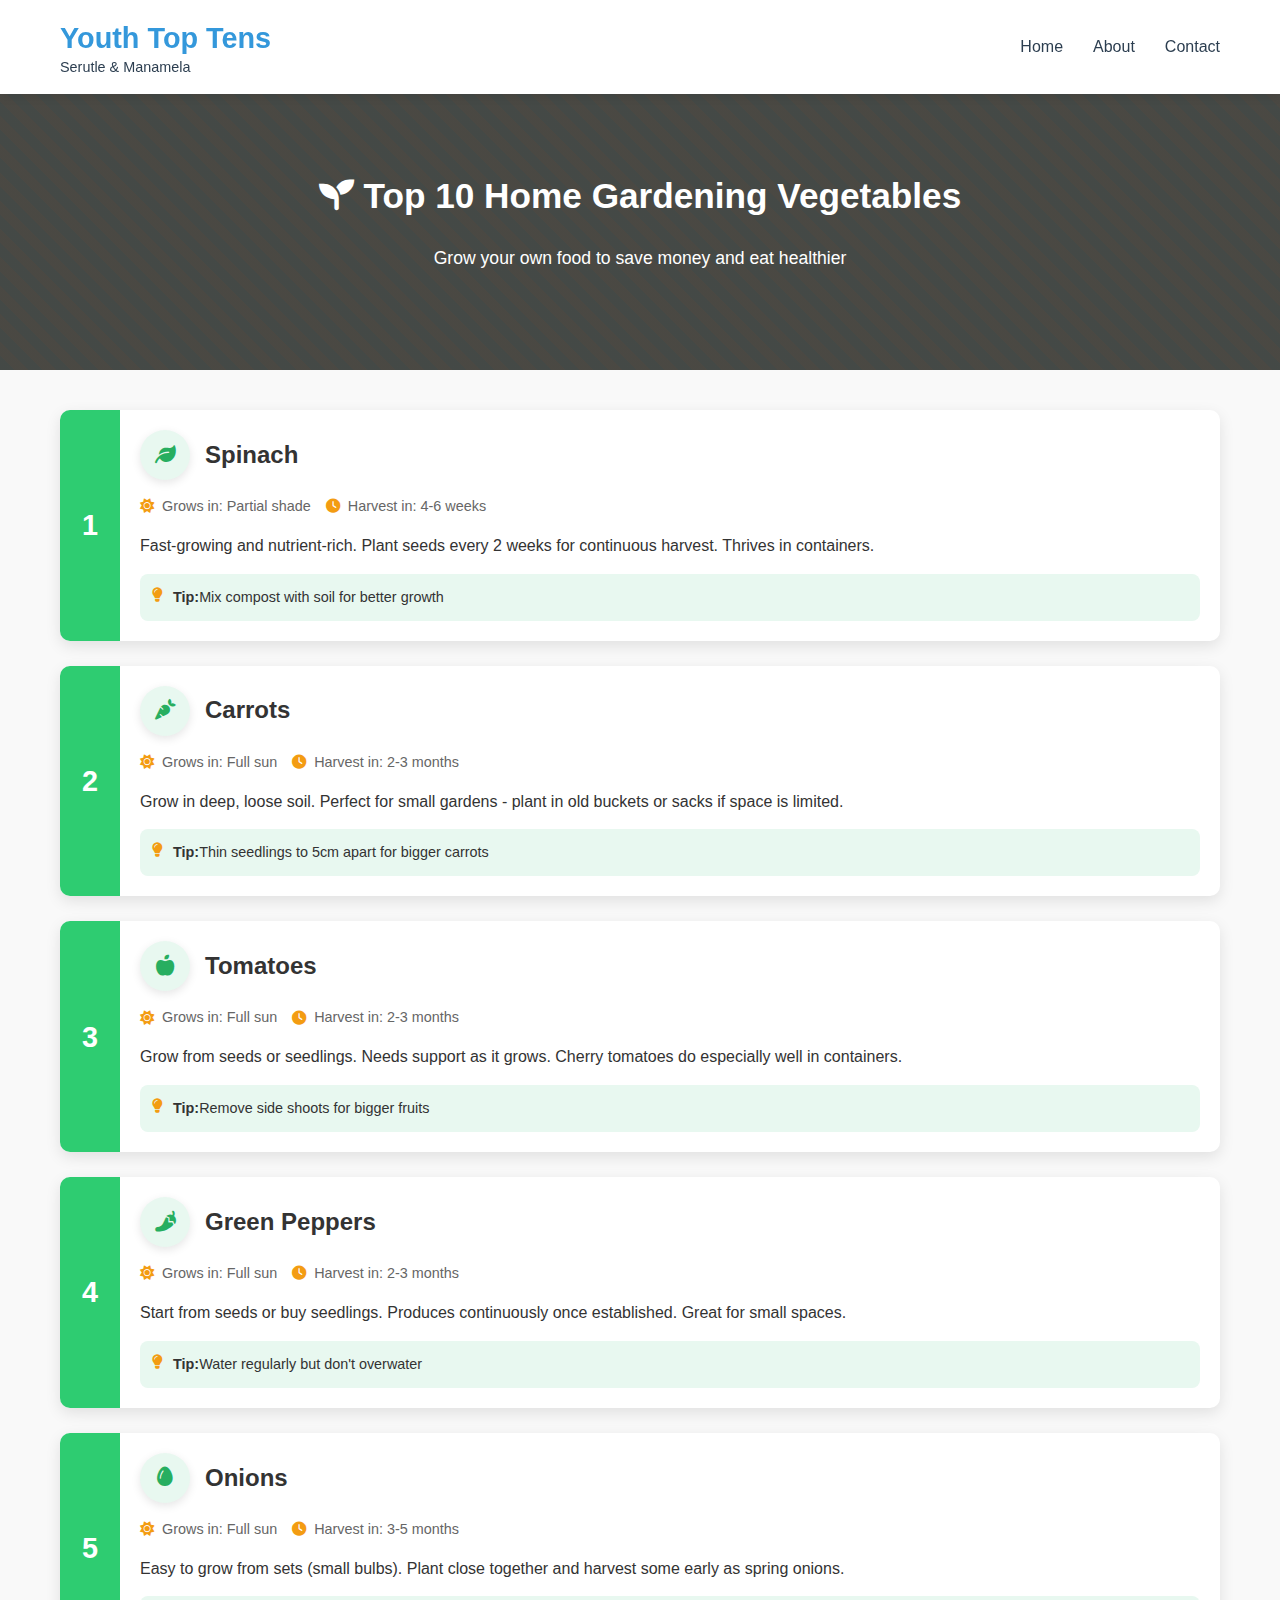
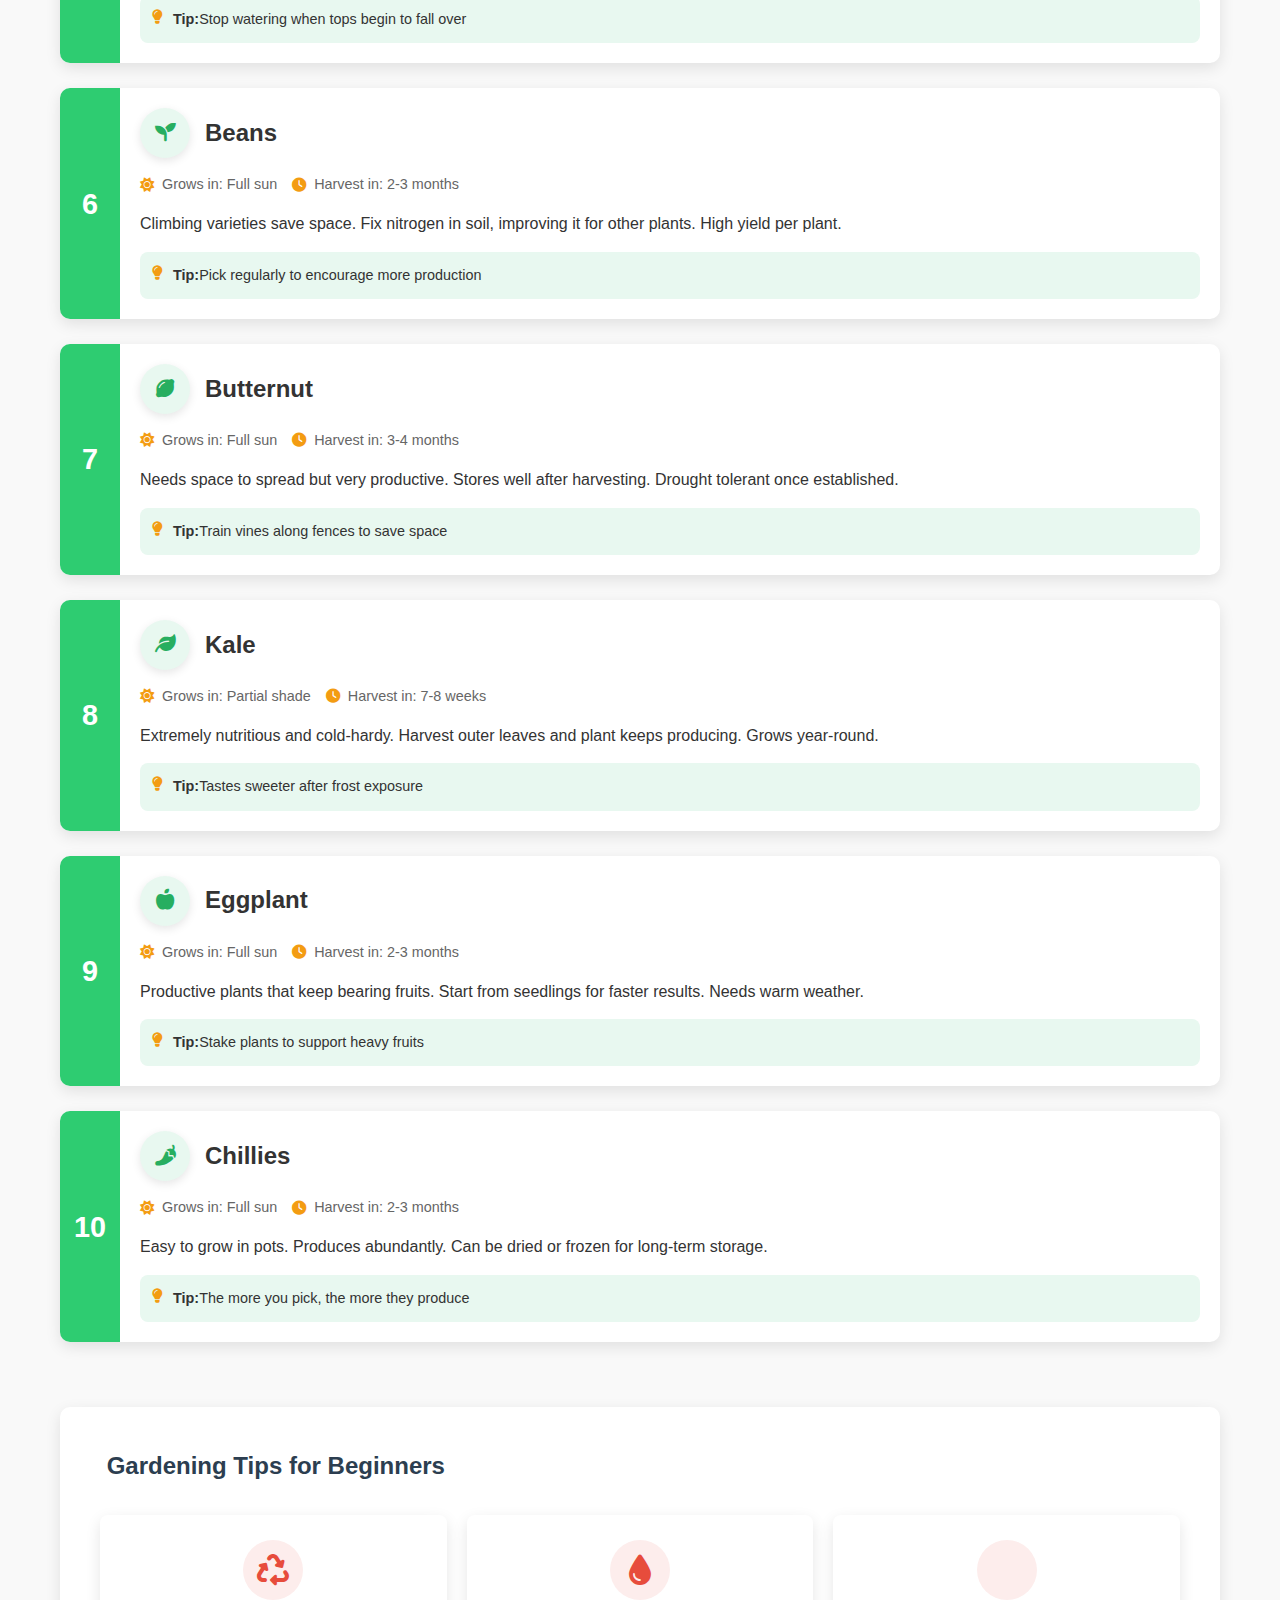
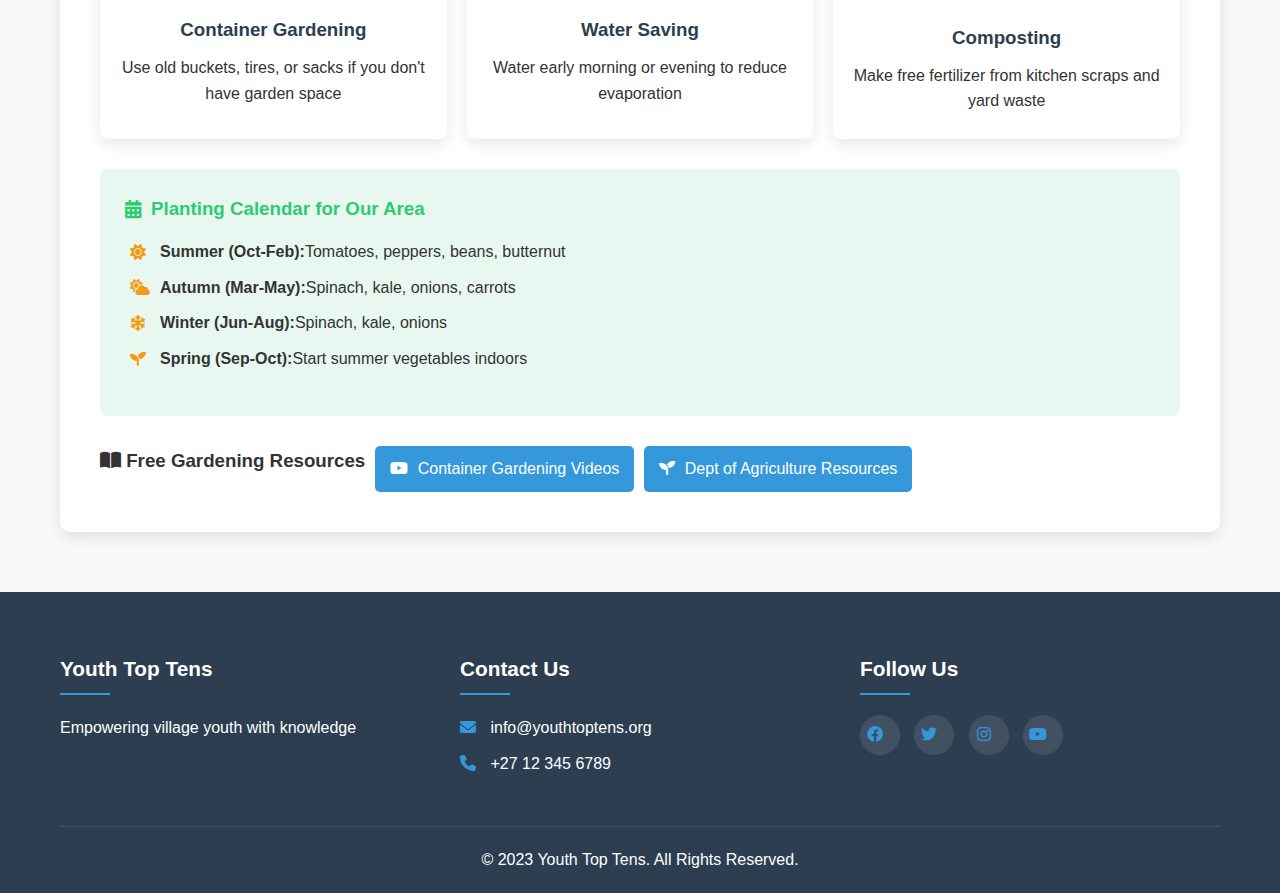
<file: home-gardening.html>
<!DOCTYPE html>
<html lang="en">
<head>
    <meta charset="UTF-8">
    <meta name="viewport" content="width=device-width, initial-scale=1.0">
    <title>Top 10 Home Gardening Vegetables | Youth Top Tens</title>
    <meta name="description" content="Top 10 vegetables you can grow at home to save money - for youth in Serutle and Manamela villages">
    <link rel="stylesheet" href="style.css">
    <link rel="stylesheet" href="https://cdnjs.cloudflare.com/ajax/libs/font-awesome/6.0.0-beta3/css/all.min.css">
</head>
<body>
    <!-- Header with Navigation -->
    <header>
        <div class="container">
            <div class="logo">
                <h1>Youth Top Tens</h1>
                <p>Serutle & Manamela</p>
            </div>
            <nav>
                <ul class="nav-menu">
                    <li><a href="index.html">Home</a></li>
                    <li><a href="../index.html#about">About</a></li>
                    <li><a href="../index.html#contact">Contact</a></li>
                </ul>
                <div class="hamburger">
                    <span class="bar"></span>
                    <span class="bar"></span>
                    <span class="bar"></span>
                </div>
            </nav>
        </div>
    </header>

    <!-- Page Hero -->
    <section class="page-hero" style="background: linear-gradient(rgba(0, 0, 0, 0.7), rgba(0, 0, 0, 0.7)), var(--garden-pattern)">
        <div class="container">
            <h1><i class="fas fa-seedling"></i> Top 10 Home Gardening Vegetables</h1>
            <p>Grow your own food to save money and eat healthier</p>
        </div>
    </section>

    <!-- Main Content -->
    <main class="container">
        <section class="vegetables-container">
            <article class="vegetable-card">
                <div class="vegetable-number">1</div>
                <div class="vegetable-content">
                    <div class="vegetable-header">
                        <div class="vegetable-icon"><i class="fas fa-leaf"></i></div>
                        <h2>Spinach</h2>
                    </div>
                    <div class="vegetable-details">
                        <div class="vegetable-info"><i class="fas fa-sun"></i> Grows in: Partial shade</div>
                        <div class="vegetable-info"><i class="fas fa-clock"></i> Harvest in: 4-6 weeks</div>
                    </div>
                    <p>Fast-growing and nutrient-rich. Plant seeds every 2 weeks for continuous harvest. Thrives in containers.</p>
                    <div class="vegetable-tip">
                        <i class="fas fa-lightbulb"></i> <strong>Tip:</strong> Mix compost with soil for better growth
                    </div>
                </div>
            </article>
            
            <article class="vegetable-card">
                <div class="vegetable-number">2</div>
                <div class="vegetable-content">
                    <div class="vegetable-header">
                        <div class="vegetable-icon"><i class="fas fa-carrot"></i></div>
                        <h2>Carrots</h2>
                    </div>
                    <div class="vegetable-details">
                        <div class="vegetable-info"><i class="fas fa-sun"></i> Grows in: Full sun</div>
                        <div class="vegetable-info"><i class="fas fa-clock"></i> Harvest in: 2-3 months</div>
                    </div>
                    <p>Grow in deep, loose soil. Perfect for small gardens - plant in old buckets or sacks if space is limited.</p>
                    <div class="vegetable-tip">
                        <i class="fas fa-lightbulb"></i> <strong>Tip:</strong> Thin seedlings to 5cm apart for bigger carrots
                    </div>
                </div>
            </article>
            
            <article class="vegetable-card">
                <div class="vegetable-number">3</div>
                <div class="vegetable-content">
                    <div class="vegetable-header">
                        <div class="vegetable-icon"><i class="fas fa-apple-alt"></i></div>
                        <h2>Tomatoes</h2>
                    </div>
                    <div class="vegetable-details">
                        <div class="vegetable-info"><i class="fas fa-sun"></i> Grows in: Full sun</div>
                        <div class="vegetable-info"><i class="fas fa-clock"></i> Harvest in: 2-3 months</div>
                    </div>
                    <p>Grow from seeds or seedlings. Needs support as it grows. Cherry tomatoes do especially well in containers.</p>
                    <div class="vegetable-tip">
                        <i class="fas fa-lightbulb"></i> <strong>Tip:</strong> Remove side shoots for bigger fruits
                    </div>
                </div>
            </article>
            
            <article class="vegetable-card">
                <div class="vegetable-number">4</div>
                <div class="vegetable-content">
                    <div class="vegetable-header">
                        <div class="vegetable-icon"><i class="fas fa-pepper-hot"></i></div>
                        <h2>Green Peppers</h2>
                    </div>
                    <div class="vegetable-details">
                        <div class="vegetable-info"><i class="fas fa-sun"></i> Grows in: Full sun</div>
                        <div class="vegetable-info"><i class="fas fa-clock"></i> Harvest in: 2-3 months</div>
                    </div>
                    <p>Start from seeds or buy seedlings. Produces continuously once established. Great for small spaces.</p>
                    <div class="vegetable-tip">
                        <i class="fas fa-lightbulb"></i> <strong>Tip:</strong> Water regularly but don't overwater
                    </div>
                </div>
            </article>
            
            <article class="vegetable-card">
                <div class="vegetable-number">5</div>
                <div class="vegetable-content">
                    <div class="vegetable-header">
                        <div class="vegetable-icon"><i class="fas fa-egg"></i></div>
                        <h2>Onions</h2>
                    </div>
                    <div class="vegetable-details">
                        <div class="vegetable-info"><i class="fas fa-sun"></i> Grows in: Full sun</div>
                        <div class="vegetable-info"><i class="fas fa-clock"></i> Harvest in: 3-5 months</div>
                    </div>
                    <p>Easy to grow from sets (small bulbs). Plant close together and harvest some early as spring onions.</p>
                    <div class="vegetable-tip">
                        <i class="fas fa-lightbulb"></i> <strong>Tip:</strong> Stop watering when tops begin to fall over
                    </div>
                </div>
            </article>
            
            <article class="vegetable-card">
                <div class="vegetable-number">6</div>
                <div class="vegetable-content">
                    <div class="vegetable-header">
                        <div class="vegetable-icon"><i class="fas fa-seedling"></i></div>
                        <h2>Beans</h2>
                    </div>
                    <div class="vegetable-details">
                        <div class="vegetable-info"><i class="fas fa-sun"></i> Grows in: Full sun</div>
                        <div class="vegetable-info"><i class="fas fa-clock"></i> Harvest in: 2-3 months</div>
                    </div>
                    <p>Climbing varieties save space. Fix nitrogen in soil, improving it for other plants. High yield per plant.</p>
                    <div class="vegetable-tip">
                        <i class="fas fa-lightbulb"></i> <strong>Tip:</strong> Pick regularly to encourage more production
                    </div>
                </div>
            </article>
            
            <article class="vegetable-card">
                <div class="vegetable-number">7</div>
                <div class="vegetable-content">
                    <div class="vegetable-header">
                        <div class="vegetable-icon"><i class="fas fa-lemon"></i></div>
                        <h2>Butternut</h2>
                    </div>
                    <div class="vegetable-details">
                        <div class="vegetable-info"><i class="fas fa-sun"></i> Grows in: Full sun</div>
                        <div class="vegetable-info"><i class="fas fa-clock"></i> Harvest in: 3-4 months</div>
                    </div>
                    <p>Needs space to spread but very productive. Stores well after harvesting. Drought tolerant once established.</p>
                    <div class="vegetable-tip">
                        <i class="fas fa-lightbulb"></i> <strong>Tip:</strong> Train vines along fences to save space
                    </div>
                </div>
            </article>
            
            <article class="vegetable-card">
                <div class="vegetable-number">8</div>
                <div class="vegetable-content">
                    <div class="vegetable-header">
                        <div class="vegetable-icon"><i class="fas fa-leaf"></i></div>
                        <h2>Kale</h2>
                    </div>
                    <div class="vegetable-details">
                        <div class="vegetable-info"><i class="fas fa-sun"></i> Grows in: Partial shade</div>
                        <div class="vegetable-info"><i class="fas fa-clock"></i> Harvest in: 7-8 weeks</div>
                    </div>
                    <p>Extremely nutritious and cold-hardy. Harvest outer leaves and plant keeps producing. Grows year-round.</p>
                    <div class="vegetable-tip">
                        <i class="fas fa-lightbulb"></i> <strong>Tip:</strong> Tastes sweeter after frost exposure
                    </div>
                </div>
            </article>
            
            <article class="vegetable-card">
                <div class="vegetable-number">9</div>
                <div class="vegetable-content">
                    <div class="vegetable-header">
                        <div class="vegetable-icon"><i class="fas fa-apple-alt"></i></div>
                        <h2>Eggplant</h2>
                    </div>
                    <div class="vegetable-details">
                        <div class="vegetable-info"><i class="fas fa-sun"></i> Grows in: Full sun</div>
                        <div class="vegetable-info"><i class="fas fa-clock"></i> Harvest in: 2-3 months</div>
                    </div>
                    <p>Productive plants that keep bearing fruits. Start from seedlings for faster results. Needs warm weather.</p>
                    <div class="vegetable-tip">
                        <i class="fas fa-lightbulb"></i> <strong>Tip:</strong> Stake plants to support heavy fruits
                    </div>
                </div>
            </article>
            
            <article class="vegetable-card">
                <div class="vegetable-number">10</div>
                <div class="vegetable-content">
                    <div class="vegetable-header">
                        <div class="vegetable-icon"><i class="fas fa-pepper-hot"></i></div>
                        <h2>Chillies</h2>
                    </div>
                    <div class="vegetable-details">
                        <div class="vegetable-info"><i class="fas fa-sun"></i> Grows in: Full sun</div>
                        <div class="vegetable-info"><i class="fas fa-clock"></i> Harvest in: 2-3 months</div>
                    </div>
                    <p>Easy to grow in pots. Produces abundantly. Can be dried or frozen for long-term storage.</p>
                    <div class="vegetable-tip">
                        <i class="fas fa-lightbulb"></i> <strong>Tip:</strong> The more you pick, the more they produce
                    </div>
                </div>
            </article>
        </section>

        <section class="additional-resources">
            <h2><i class="fas fa-trowel"></i> Gardening Tips for Beginners</h2>
            <div class="gardening-tips">
                <div class="tip-card">
                    <i class="fas fa-recycle"></i>
                    <h3>Container Gardening</h3>
                    <p>Use old buckets, tires, or sacks if you don't have garden space</p>
                </div>
                <div class="tip-card">
                    <i class="fas fa-tint"></i>
                    <h3>Water Saving</h3>
                    <p>Water early morning or evening to reduce evaporation</p>
                </div>
                <div class="tip-card">
                    <i class="fas fa-compost"></i>
                    <h3>Composting</h3>
                    <p>Make free fertilizer from kitchen scraps and yard waste</p>
                </div>
            </div>
            
            <div class="seasonal-guide">
                <h3><i class="fas fa-calendar-alt"></i> Planting Calendar for Our Area</h3>
                <ul>
                    <li><i class="fas fa-sun"></i> <strong>Summer (Oct-Feb):</strong> Tomatoes, peppers, beans, butternut</li>
                    <li><i class="fas fa-cloud-sun"></i> <strong>Autumn (Mar-May):</strong> Spinach, kale, onions, carrots</li>
                    <li><i class="fas fa-snowflake"></i> <strong>Winter (Jun-Aug):</strong> Spinach, kale, onions</li>
                    <li><i class="fas fa-seedling"></i> <strong>Spring (Sep-Oct):</strong> Start summer vegetables indoors</li>
                </ul>
            </div>
            
            <div class="resource-links">
                <h3><i class="fas fa-book-open"></i> Free Gardening Resources</h3>
                <a href="https://www.youtube.com/results?search_query=container+gardening+for+beginners" target="_blank" class="btn"><i class="fab fa-youtube"></i> Container Gardening Videos</a>
                <a href="https://www.dalrrd.gov.za" target="_blank" class="btn"><i class="fas fa-seedling"></i> Dept of Agriculture Resources</a>
            </div>
        </section>
    </main>

    <!-- Footer -->
    <footer id="contact">
        <div class="container">
            <div class="footer-content">
                <div class="footer-section">
                    <h3>Youth Top Tens</h3>
                    <p>Empowering village youth with knowledge</p>
                </div>
                <div class="footer-section">
                    <h3>Contact Us</h3>
                    <p><i class="fas fa-envelope"></i> info@youthtoptens.org</p>
                    <p><i class="fas fa-phone"></i> +27 12 345 6789</p>
                </div>
                <div class="footer-section">
                    <h3>Follow Us</h3>
                    <div class="social-icons">
                        <a href="#"><i class="fab fa-facebook"></i></a>
                        <a href="#"><i class="fab fa-twitter"></i></a>
                        <a href="#"><i class="fab fa-instagram"></i></a>
                        <a href="#"><i class="fab fa-youtube"></i></a>
                    </div>
                </div>
            </div>
            <div class="footer-bottom">
                <p>&copy; 2023 Youth Top Tens. All Rights Reserved.</p>
            </div>
        </div>
    </footer>

    <script src="script.js"></script>
</body>
</html>
</file>
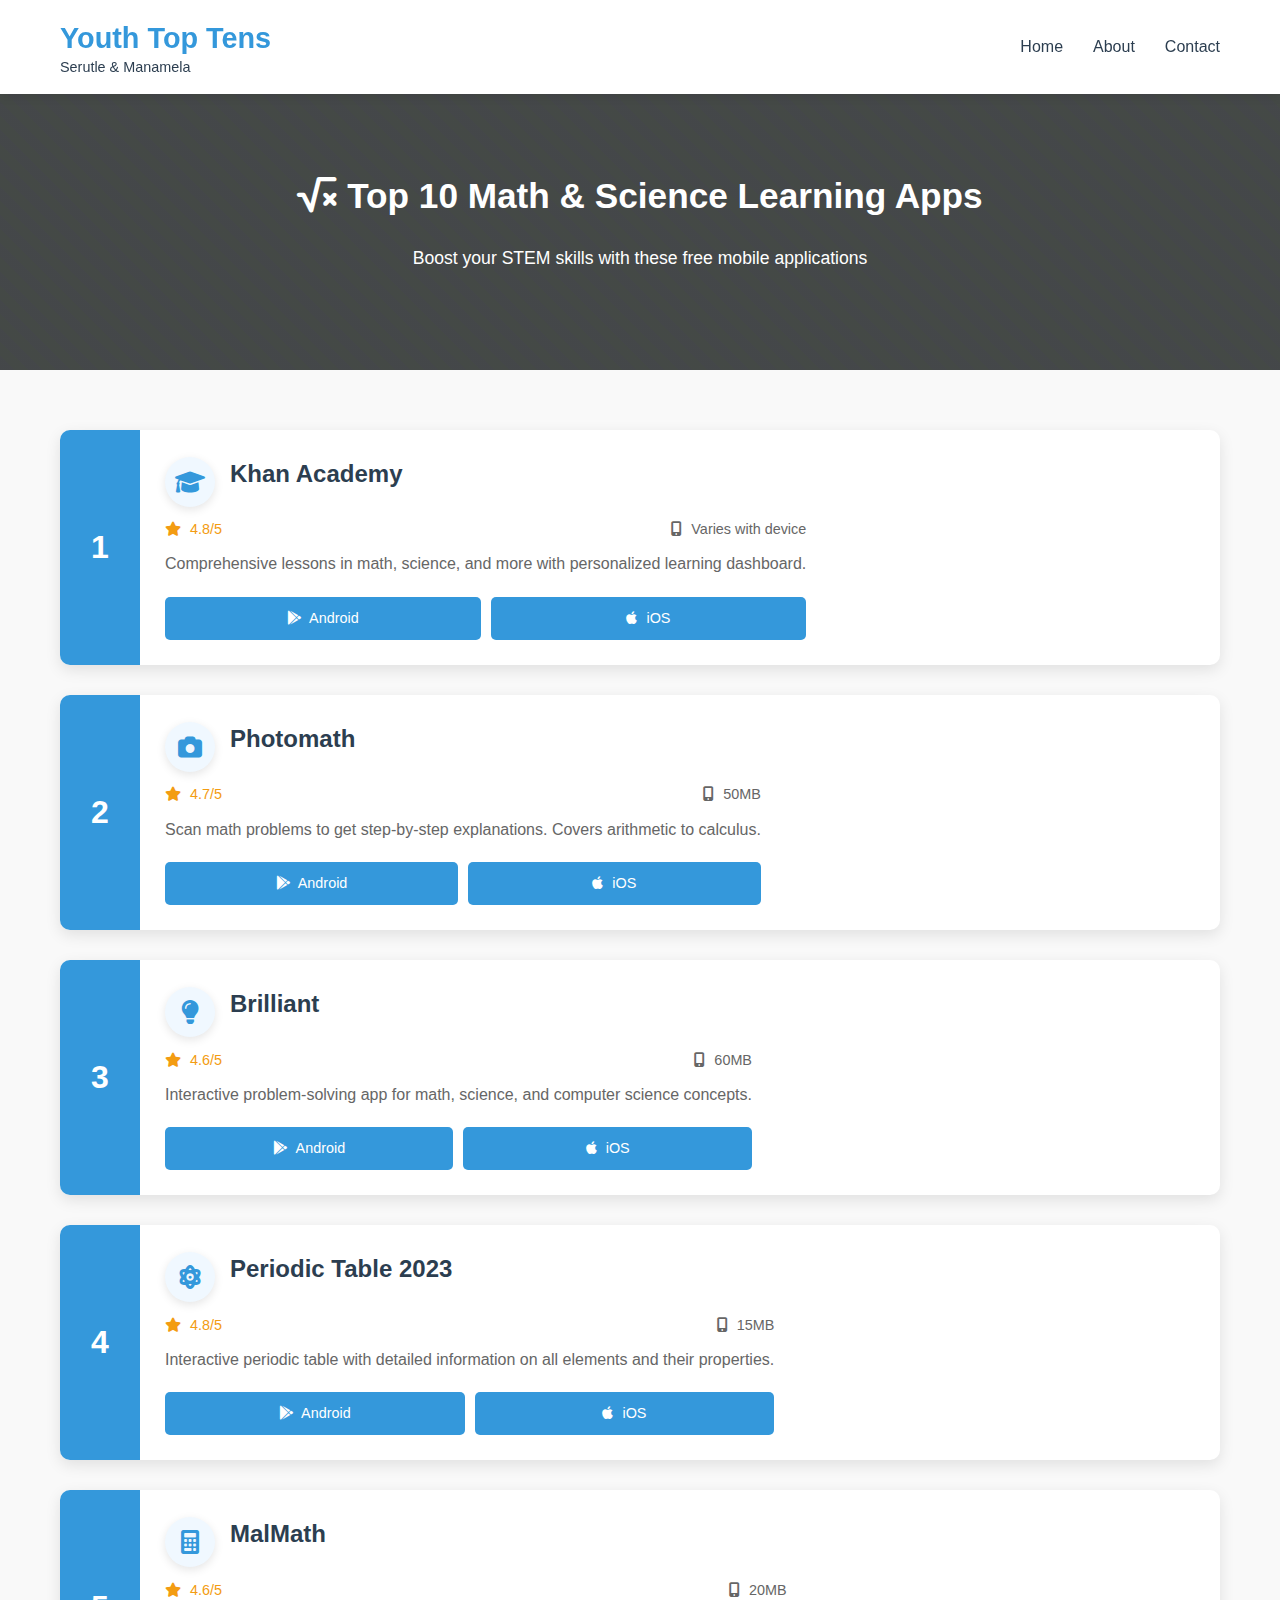
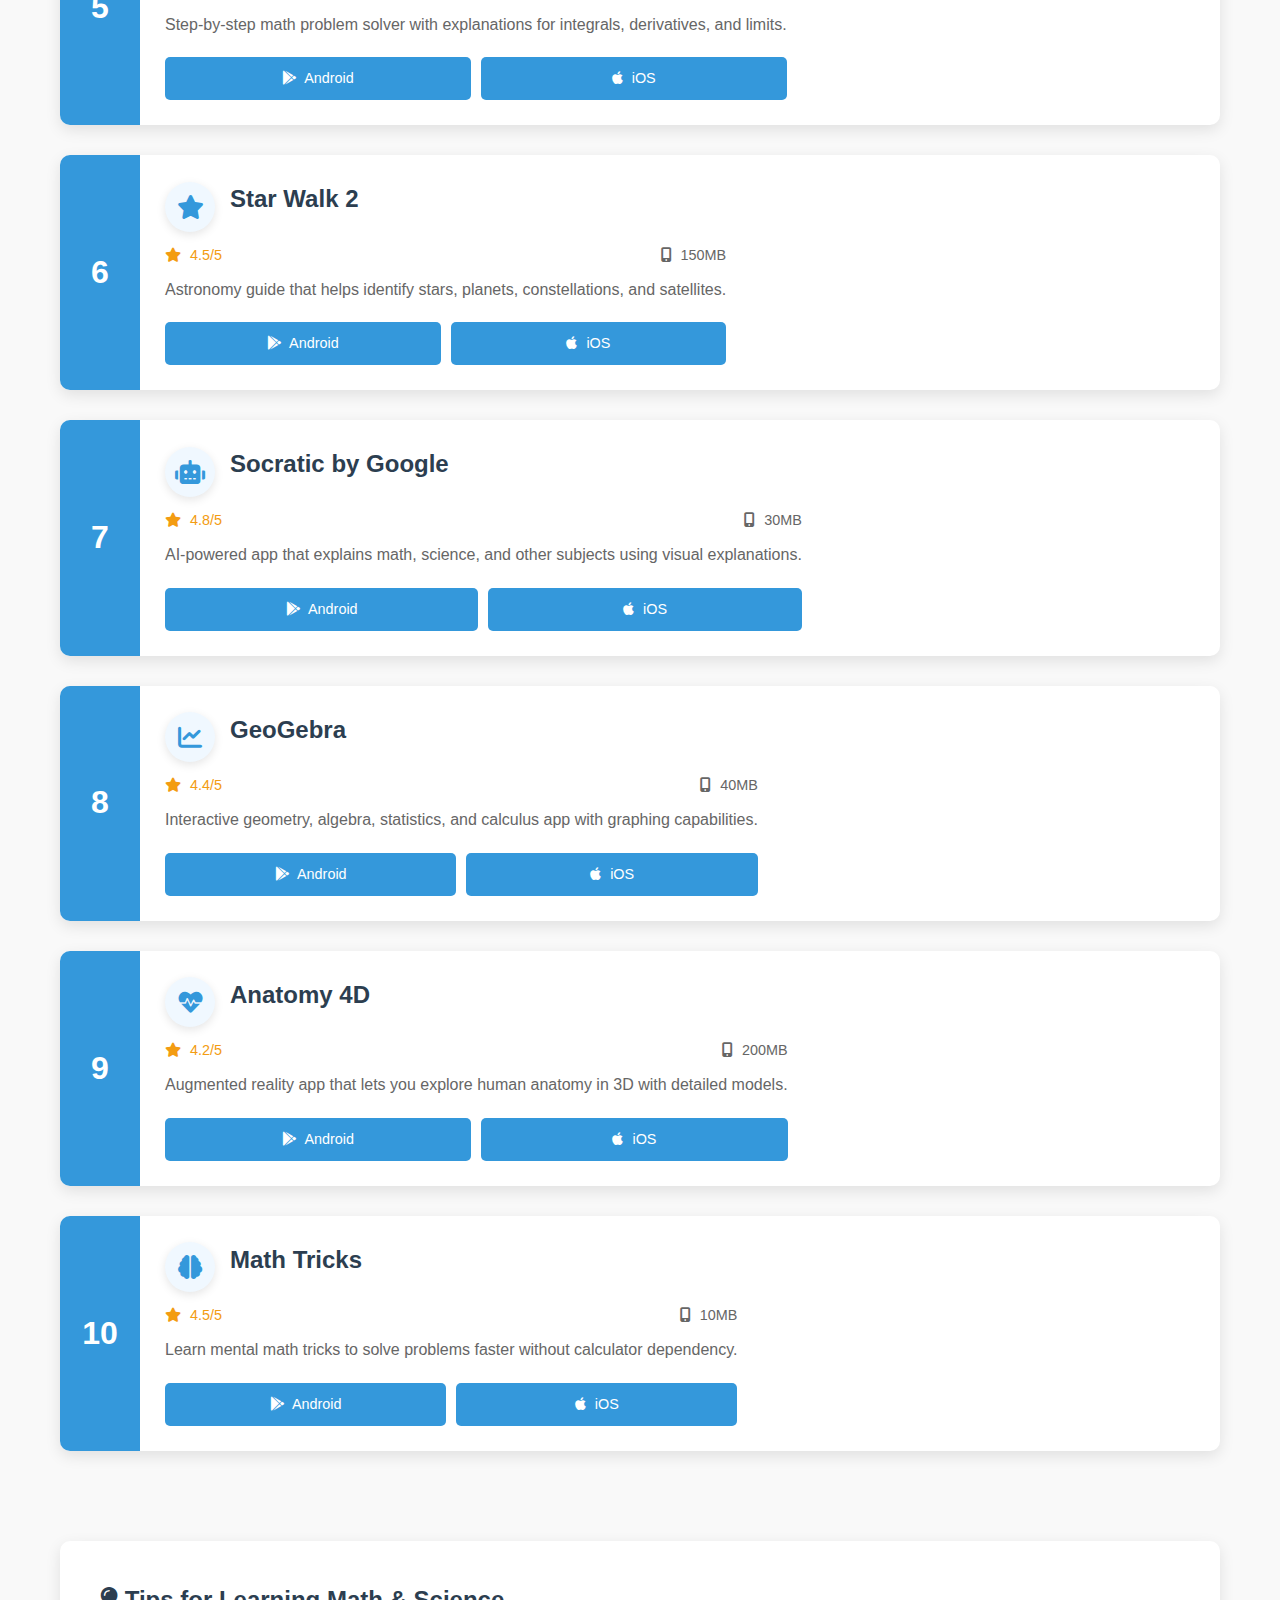
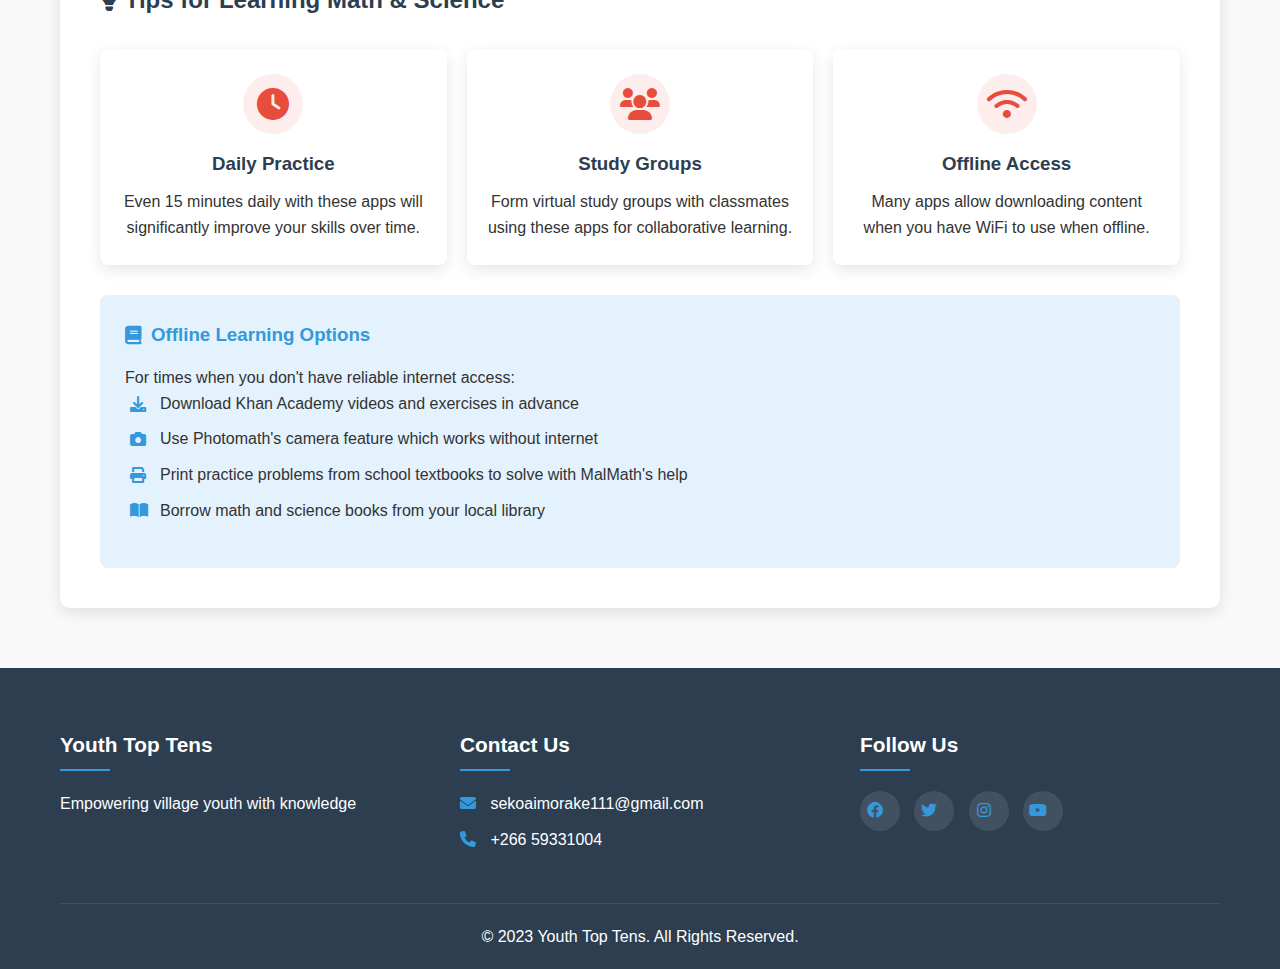
<file: math-apps.html>
<!DOCTYPE html>
<html lang="en">
<head>
    <meta charset="UTF-8">
    <meta name="viewport" content="width=device-width, initial-scale=1.0">
    <title>Top 10 Math & Science Learning Apps | Youth Top Tens</title>
    <meta name="description" content="Top 10 free mobile apps to improve math and science skills for youth in Serutle and Manamela villages">
    <link rel="stylesheet" href="style.css">
    <link rel="stylesheet" href="https://cdnjs.cloudflare.com/ajax/libs/font-awesome/6.0.0-beta3/css/all.min.css">
</head>
<body>
    <!-- Header with Navigation -->
    <header>
        <div class="container">
            <div class="logo">
                <h1>Youth Top Tens</h1>
                <p>Serutle & Manamela</p>
            </div>
            <nav>
                <ul class="nav-menu">
                    <li><a href="../index.html">Home</a></li>
                    <li><a href="../index.html#about">About</a></li>
                    <li><a href="../index.html#contact">Contact</a></li>
                </ul>
                <div class="hamburger">
                    <span class="bar"></span>
                    <span class="bar"></span>
                    <span class="bar"></span>
                </div>
            </nav>
        </div>
    </header>

    <!-- Page Hero -->
    <section class="page-hero" style="background: linear-gradient(rgba(0, 0, 0, 0.7), rgba(0, 0, 0, 0.7)), var(--math-pattern)">
        <div class="container">
            <h1><i class="fas fa-square-root-alt"></i> Top 10 Math & Science Learning Apps</h1>
            <p>Boost your STEM skills with these free mobile applications</p>
        </div>
    </section>

    <!-- Main Content -->
    <main class="container">
        <section class="top-ten-list">
            <article class="list-item">
                <div class="item-number">1</div>
                <div class="item-content">
                    <div class="app-header">
                        <div class="app-icon"><i class="fas fa-graduation-cap"></i></div>
                        <h2>Khan Academy</h2>
                    </div>
                    <div class="app-info">
                        <span class="app-rating"><i class="fas fa-star"></i> 4.8/5</span>
                        <span class="app-size"><i class="fas fa-mobile-alt"></i> Varies with device</span>
                    </div>
                    <p>Comprehensive lessons in math, science, and more with personalized learning dashboard.</p>
                    <div class="app-links">
                        <a href="https://play.google.com/store/apps/details?id=org.khanacademy.android" target="_blank" class="btn"><i class="fab fa-google-play"></i> Android</a>
                        <a href="https://apps.apple.com/us/app/khan-academy/id469863705" target="_blank" class="btn"><i class="fab fa-apple"></i> iOS</a>
                    </div>
                </div>
            </article>
            
            <article class="list-item">
                <div class="item-number">2</div>
                <div class="item-content">
                    <div class="app-header">
                        <div class="app-icon"><i class="fas fa-camera"></i></div>
                        <h2>Photomath</h2>
                    </div>
                    <div class="app-info">
                        <span class="app-rating"><i class="fas fa-star"></i> 4.7/5</span>
                        <span class="app-size"><i class="fas fa-mobile-alt"></i> 50MB</span>
                    </div>
                    <p>Scan math problems to get step-by-step explanations. Covers arithmetic to calculus.</p>
                    <div class="app-links">
                        <a href="https://play.google.com/store/apps/details?id=com.microblink.photomath" target="_blank" class="btn"><i class="fab fa-google-play"></i> Android</a>
                        <a href="https://apps.apple.com/us/app/photomath/id919087726" target="_blank" class="btn"><i class="fab fa-apple"></i> iOS</a>
                    </div>
                </div>
            </article>
            
            <article class="list-item">
                <div class="item-number">3</div>
                <div class="item-content">
                    <div class="app-header">
                        <div class="app-icon"><i class="fas fa-lightbulb"></i></div>
                        <h2>Brilliant</h2>
                    </div>
                    <div class="app-info">
                        <span class="app-rating"><i class="fas fa-star"></i> 4.6/5</span>
                        <span class="app-size"><i class="fas fa-mobile-alt"></i> 60MB</span>
                    </div>
                    <p>Interactive problem-solving app for math, science, and computer science concepts.</p>
                    <div class="app-links">
                        <a href="https://play.google.com/store/apps/details?id=org.brilliant.android" target="_blank" class="btn"><i class="fab fa-google-play"></i> Android</a>
                        <a href="https://apps.apple.com/us/app/brilliant-solve-learn-grow/id1008081015" target="_blank" class="btn"><i class="fab fa-apple"></i> iOS</a>
                    </div>
                </div>
            </article>
            
            <article class="list-item">
                <div class="item-number">4</div>
                <div class="item-content">
                    <div class="app-header">
                        <div class="app-icon"><i class="fas fa-atom"></i></div>
                        <h2>Periodic Table 2023</h2>
                    </div>
                    <div class="app-info">
                        <span class="app-rating"><i class="fas fa-star"></i> 4.8/5</span>
                        <span class="app-size"><i class="fas fa-mobile-alt"></i> 15MB</span>
                    </div>
                    <p>Interactive periodic table with detailed information on all elements and their properties.</p>
                    <div class="app-links">
                        <a href="https://play.google.com/store/apps/details?id=com.fc.periodictable.ru" target="_blank" class="btn"><i class="fab fa-google-play"></i> Android</a>
                        <a href="https://apps.apple.com/us/app/periodic-table-2023-pro/id1664302274" target="_blank" class="btn"><i class="fab fa-apple"></i> iOS</a>
                    </div>
                </div>
            </article>
            
            <article class="list-item">
                <div class="item-number">5</div>
                <div class="item-content">
                    <div class="app-header">
                        <div class="app-icon"><i class="fas fa-calculator"></i></div>
                        <h2>MalMath</h2>
                    </div>
                    <div class="app-info">
                        <span class="app-rating"><i class="fas fa-star"></i> 4.6/5</span>
                        <span class="app-size"><i class="fas fa-mobile-alt"></i> 20MB</span>
                    </div>
                    <p>Step-by-step math problem solver with explanations for integrals, derivatives, and limits.</p>
                    <div class="app-links">
                        <a href="https://play.google.com/store/apps/details?id=com.malmath.apps.mm" target="_blank" class="btn"><i class="fab fa-google-play"></i> Android</a>
                        <a href="https://apps.apple.com/us/app/malmath-step-by-step-solver/id1579467851" target="_blank" class="btn"><i class="fab fa-apple"></i> iOS</a>
                    </div>
                </div>
            </article>
            
            <article class="list-item">
                <div class="item-number">6</div>
                <div class="item-content">
                    <div class="app-header">
                        <div class="app-icon"><i class="fas fa-star"></i></div>
                        <h2>Star Walk 2</h2>
                    </div>
                    <div class="app-info">
                        <span class="app-rating"><i class="fas fa-star"></i> 4.5/5</span>
                        <span class="app-size"><i class="fas fa-mobile-alt"></i> 150MB</span>
                    </div>
                    <p>Astronomy guide that helps identify stars, planets, constellations, and satellites.</p>
                    <div class="app-links">
                        <a href="https://play.google.com/store/apps/details?id=com.vitotechnology.StarWalk2" target="_blank" class="btn"><i class="fab fa-google-play"></i> Android</a>
                        <a href="https://apps.apple.com/us/app/star-walk-2-stars-planets/id892279069" target="_blank" class="btn"><i class="fab fa-apple"></i> iOS</a>
                    </div>
                </div>
            </article>
            
            <article class="list-item">
                <div class="item-number">7</div>
                <div class="item-content">
                    <div class="app-header">
                        <div class="app-icon"><i class="fas fa-robot"></i></div>
                        <h2>Socratic by Google</h2>
                    </div>
                    <div class="app-info">
                        <span class="app-rating"><i class="fas fa-star"></i> 4.8/5</span>
                        <span class="app-size"><i class="fas fa-mobile-alt"></i> 30MB</span>
                    </div>
                    <p>AI-powered app that explains math, science, and other subjects using visual explanations.</p>
                    <div class="app-links">
                        <a href="https://play.google.com/store/apps/details?id=com.google.socratic" target="_blank" class="btn"><i class="fab fa-google-play"></i> Android</a>
                        <a href="https://apps.apple.com/us/app/socratic-by-google/id1014164514" target="_blank" class="btn"><i class="fab fa-apple"></i> iOS</a>
                    </div>
                </div>
            </article>
            
            <article class="list-item">
                <div class="item-number">8</div>
                <div class="item-content">
                    <div class="app-header">
                        <div class="app-icon"><i class="fas fa-chart-line"></i></div>
                        <h2>GeoGebra</h2>
                    </div>
                    <div class="app-info">
                        <span class="app-rating"><i class="fas fa-star"></i> 4.4/5</span>
                        <span class="app-size"><i class="fas fa-mobile-alt"></i> 40MB</span>
                    </div>
                    <p>Interactive geometry, algebra, statistics, and calculus app with graphing capabilities.</p>
                    <div class="app-links">
                        <a href="https://play.google.com/store/apps/details?id=org.geogebra.android" target="_blank" class="btn"><i class="fab fa-google-play"></i> Android</a>
                        <a href="https://apps.apple.com/us/app/geogebra/id909371935" target="_blank" class="btn"><i class="fab fa-apple"></i> iOS</a>
                    </div>
                </div>
            </article>
            
            <article class="list-item">
                <div class="item-number">9</div>
                <div class="item-content">
                    <div class="app-header">
                        <div class="app-icon"><i class="fas fa-heartbeat"></i></div>
                        <h2>Anatomy 4D</h2>
                    </div>
                    <div class="app-info">
                        <span class="app-rating"><i class="fas fa-star"></i> 4.2/5</span>
                        <span class="app-size"><i class="fas fa-mobile-alt"></i> 200MB</span>
                    </div>
                    <p>Augmented reality app that lets you explore human anatomy in 3D with detailed models.</p>
                    <div class="app-links">
                        <a href="https://play.google.com/store/apps/details?id=com.daqri.EnhancedHumanAnatomy" target="_blank" class="btn"><i class="fab fa-google-play"></i> Android</a>
                        <a href="https://apps.apple.com/us/app/anatomy-4d/id555741707" target="_blank" class="btn"><i class="fab fa-apple"></i> iOS</a>
                    </div>
                </div>
            </article>
            
            <article class="list-item">
                <div class="item-number">10</div>
                <div class="item-content">
                    <div class="app-header">
                        <div class="app-icon"><i class="fas fa-brain"></i></div>
                        <h2>Math Tricks</h2>
                    </div>
                    <div class="app-info">
                        <span class="app-rating"><i class="fas fa-star"></i> 4.5/5</span>
                        <span class="app-size"><i class="fas fa-mobile-alt"></i> 10MB</span>
                    </div>
                    <p>Learn mental math tricks to solve problems faster without calculator dependency.</p>
                    <div class="app-links">
                        <a href="https://play.google.com/store/apps/details?id=com.antoniomasapps.mathtricks" target="_blank" class="btn"><i class="fab fa-google-play"></i> Android</a>
                        <a href="https://apps.apple.com/us/app/math-tricks-workout/id894689722" target="_blank" class="btn"><i class="fab fa-apple"></i> iOS</a>
                    </div>
                </div>
            </article>
        </section>

        <section class="additional-resources">
            <h2><i class="fas fa-lightbulb"></i> Tips for Learning Math & Science</h2>
            <div class="tips-container">
                <div class="tip-card">
                    <i class="fas fa-clock"></i>
                    <h3>Daily Practice</h3>
                    <p>Even 15 minutes daily with these apps will significantly improve your skills over time.</p>
                </div>
                <div class="tip-card">
                    <i class="fas fa-users"></i>
                    <h3>Study Groups</h3>
                    <p>Form virtual study groups with classmates using these apps for collaborative learning.</p>
                </div>
                <div class="tip-card">
                    <i class="fas fa-wifi"></i>
                    <h3>Offline Access</h3>
                    <p>Many apps allow downloading content when you have WiFi to use when offline.</p>
                </div>
            </div>
            
            <div class="offline-options">
                <h3><i class="fas fa-book"></i> Offline Learning Options</h3>
                <p>For times when you don't have reliable internet access:</p>
                <ul>
                    <li><i class="fas fa-download"></i> Download Khan Academy videos and exercises in advance</li>
                    <li><i class="fas fa-camera"></i> Use Photomath's camera feature which works without internet</li>
                    <li><i class="fas fa-print"></i> Print practice problems from school textbooks to solve with MalMath's help</li>
                    <li><i class="fas fa-book-open"></i> Borrow math and science books from your local library</li>
                </ul>
            </div>
        </section>
    </main>

    <!-- Footer -->
    <footer id="contact">
        <div class="container">
            <div class="footer-content">
                <div class="footer-section">
                    <h3>Youth Top Tens</h3>
                    <p>Empowering village youth with knowledge</p>
                </div>
                <div class="footer-section">
                    <h3>Contact Us</h3>
                    <p><i class="fas fa-envelope"></i> sekoaimorake111@gmail.com</p>
                    <p><i class="fas fa-phone"></i> +266 59331004</p>
                </div>
                <div class="footer-section">
                    <h3>Follow Us</h3>
                    <div class="social-icons">
                        <a href="#"><i class="fab fa-facebook"></i></a>
                        <a href="#"><i class="fab fa-twitter"></i></a>
                        <a href="#"><i class="fab fa-instagram"></i></a>
                        <a href="#"><i class="fab fa-youtube"></i></a>
                    </div>
                </div>
            </div>
            <div class="footer-bottom">
                <p>&copy; 2023 Youth Top Tens. All Rights Reserved.</p>
            </div>
        </div>
    </footer>

    <script src="script.js"></script>
</body>
</html>
</file>
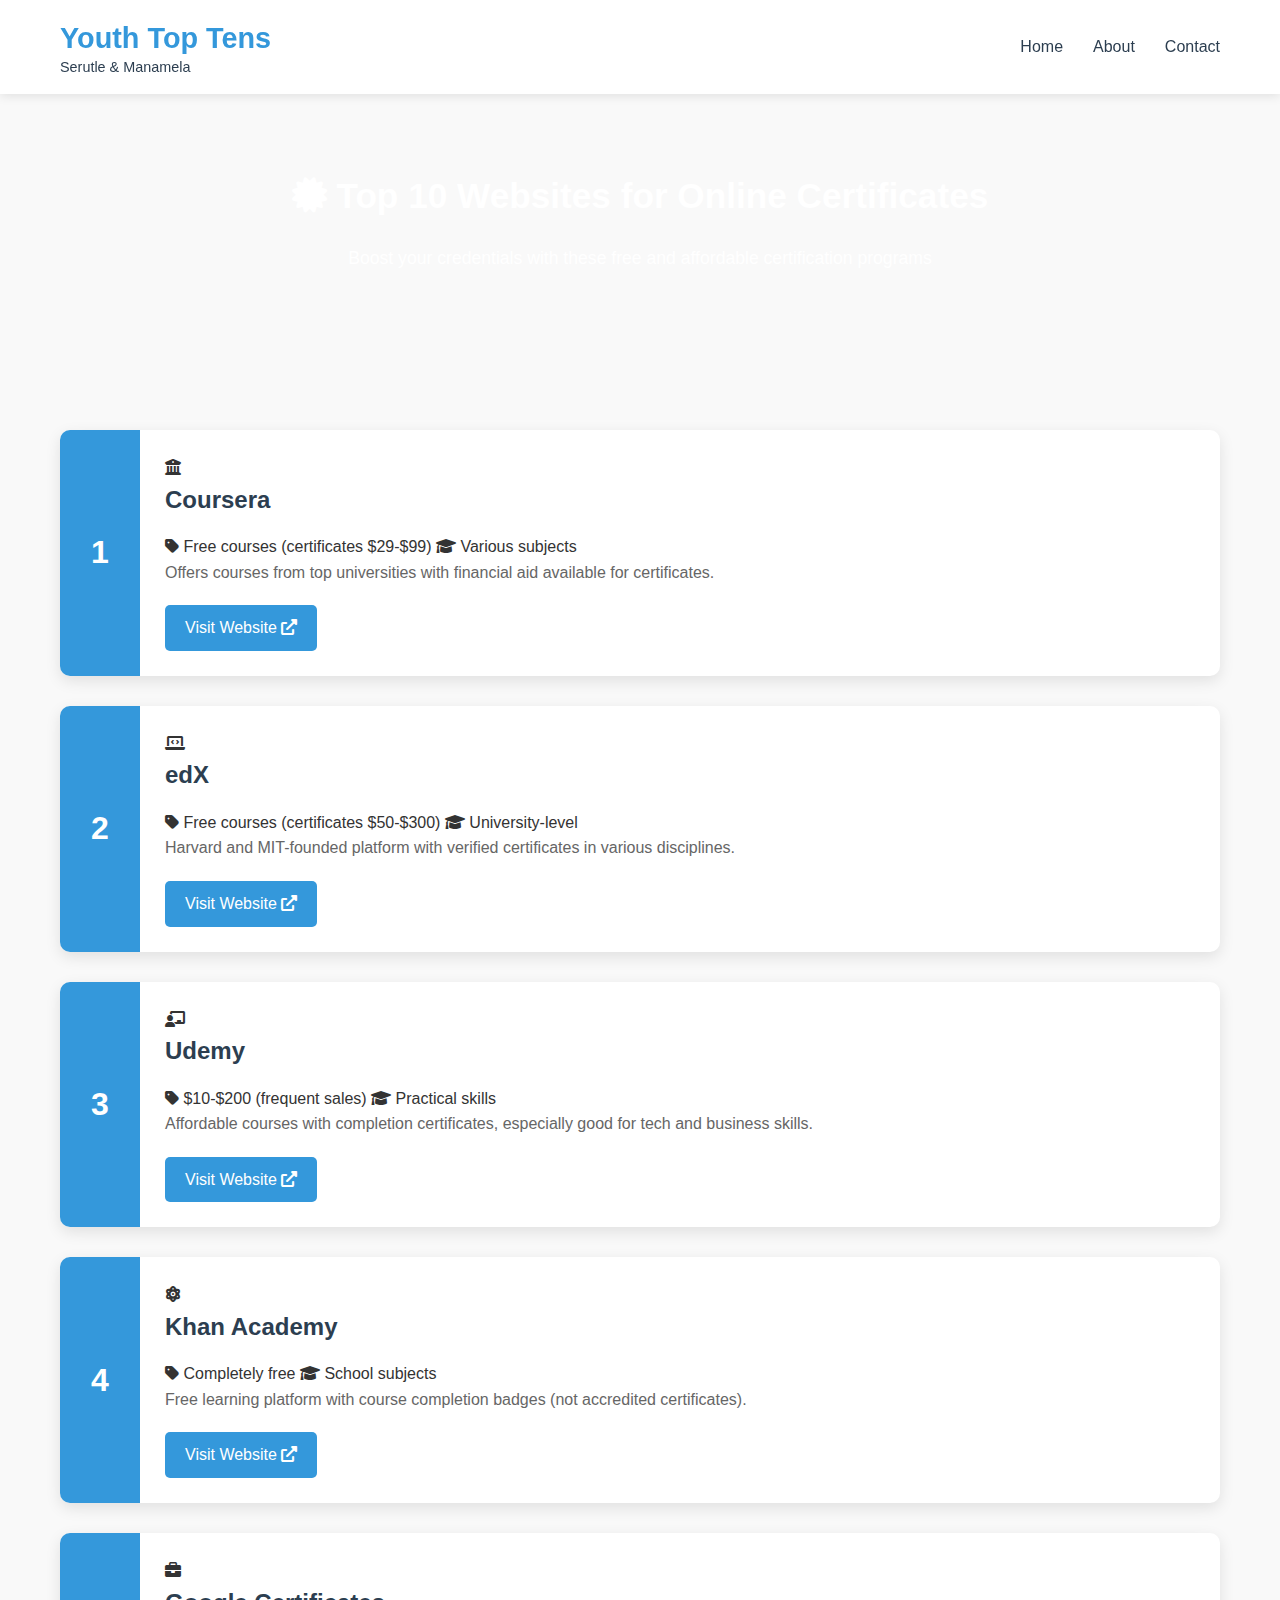
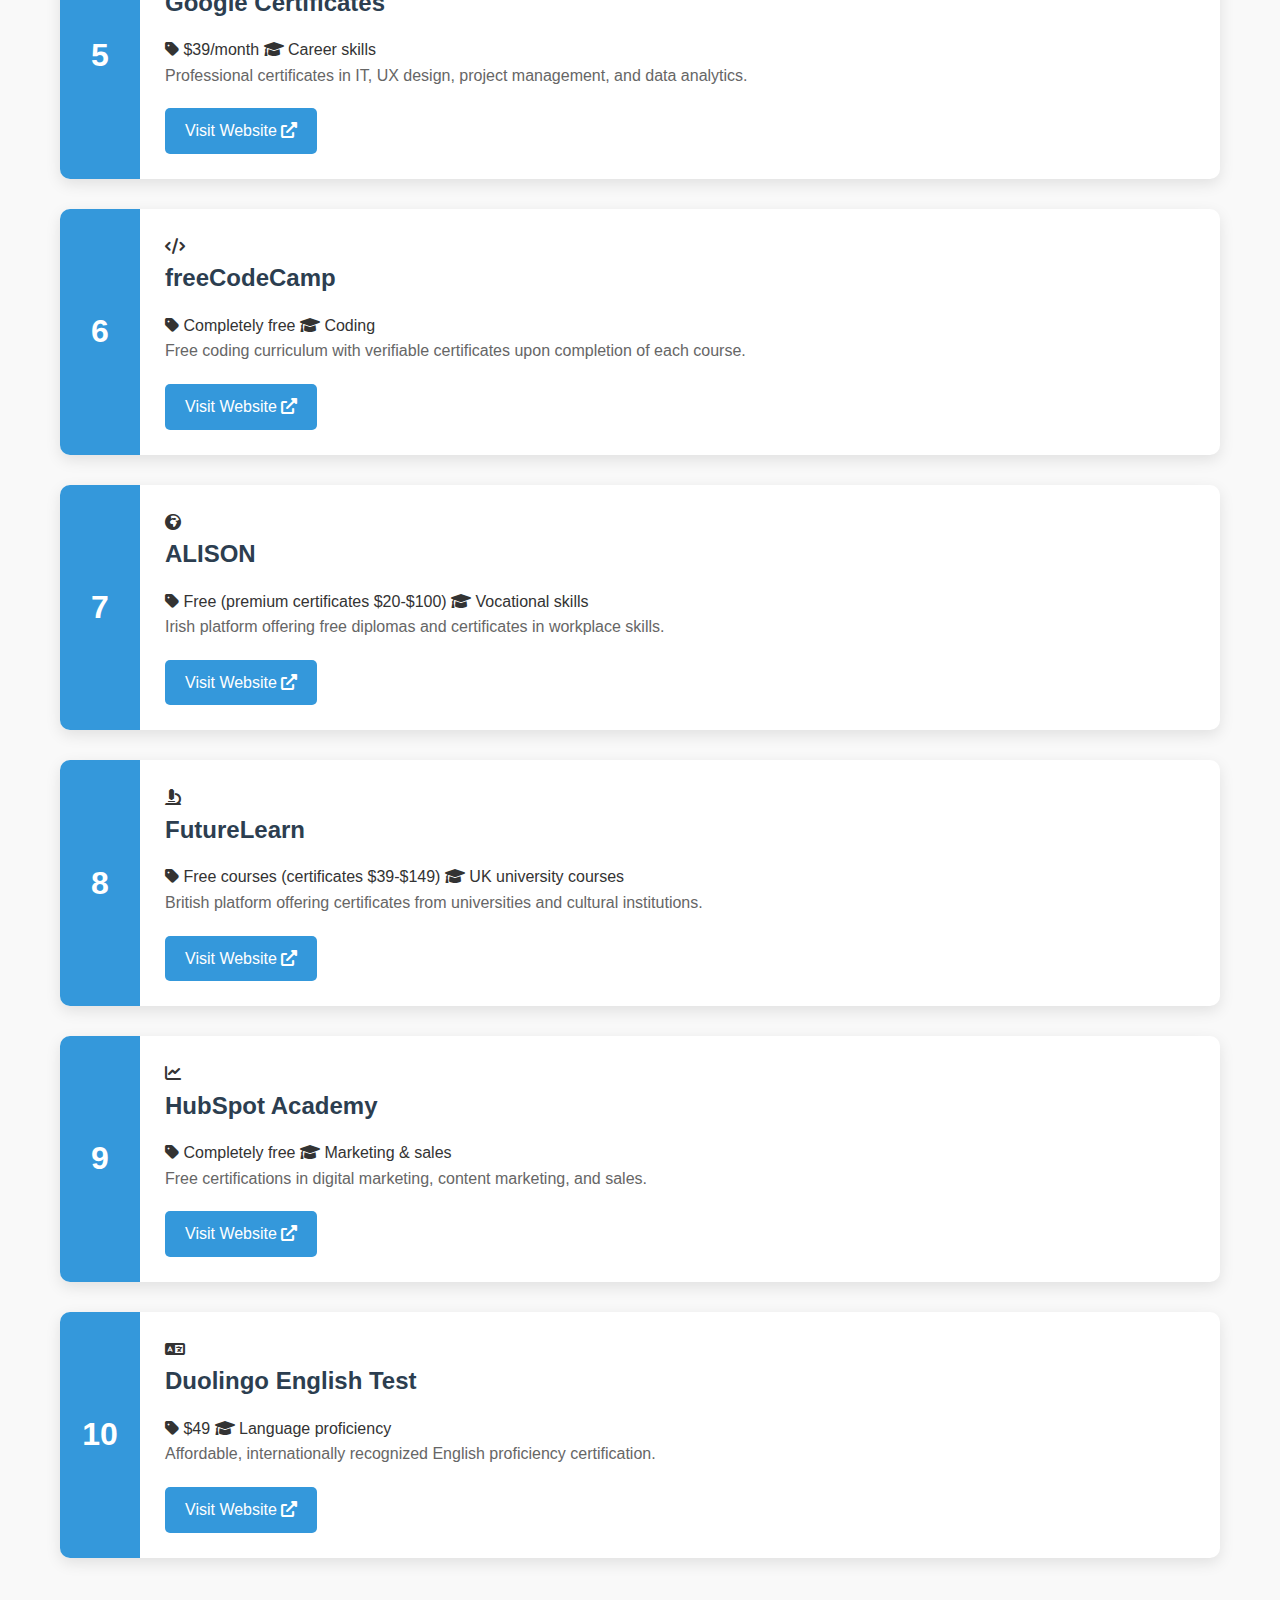
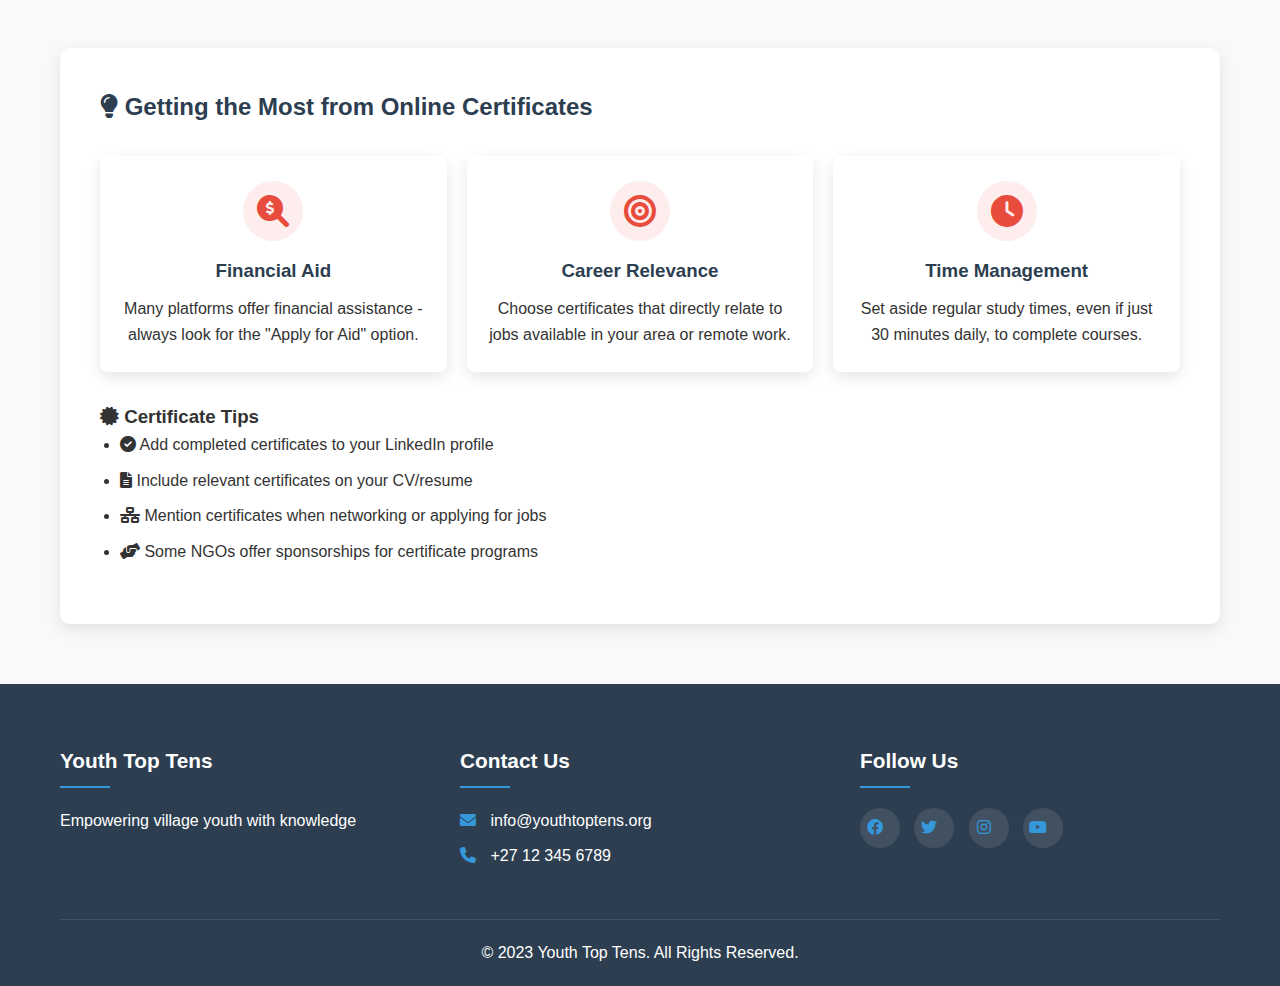
<file: online-certificates.html>
<!DOCTYPE html>
<html lang="en">
<head>
    <meta charset="UTF-8">
    <meta name="viewport" content="width=device-width, initial-scale=1.0">
    <title>Top 10 Websites for Online Certificates | Youth Top Tens</title>
    <meta name="description" content="Top 10 websites to get free or affordable online certificates for youth in Serutle and Manamela villages">
    <link rel="stylesheet" href="style.css">
    <link rel="stylesheet" href="https://cdnjs.cloudflare.com/ajax/libs/font-awesome/6.0.0-beta3/css/all.min.css">
</head>
<body>
    <!-- Header with Navigation -->
    <header>
        <div class="container">
            <div class="logo">
                <h1>Youth Top Tens</h1>
                <p>Serutle & Manamela</p>
            </div>
            <nav>
                <ul class="nav-menu">
                    <li><a href="../index.html">Home</a></li>
                    <li><a href="../index.html#about">About</a></li>
                    <li><a href="../index.html#contact">Contact</a></li>
                </ul>
                <div class="hamburger">
                    <span class="bar"></span>
                    <span class="bar"></span>
                    <span class="bar"></span>
                </div>
            </nav>
        </div>
    </header>

    <!-- Page Hero -->
    <section class="page-hero" style="background: linear-gradient(rgba(0, 0, 0, 0.7), rgba(0, 0, 0, 0.7)), var(--cert-pattern)">
        <div class="container">
            <h1><i class="fas fa-certificate"></i> Top 10 Websites for Online Certificates</h1>
            <p>Boost your credentials with these free and affordable certification programs</p>
        </div>
    </section>

    <!-- Main Content -->
    <main class="container">
        <section class="top-ten-list">
            <article class="list-item">
                <div class="item-number">1</div>
                <div class="item-content">
                    <div class="cert-header">
                        <div class="cert-icon"><i class="fas fa-university"></i></div>
                        <h2>Coursera</h2>
                    </div>
                    <div class="cert-info">
                        <span class="cert-cost"><i class="fas fa-tag"></i> Free courses (certificates $29-$99)</span>
                        <span class="cert-category"><i class="fas fa-graduation-cap"></i> Various subjects</span>
                    </div>
                    <p>Offers courses from top universities with financial aid available for certificates.</p>
                    <a href="https://www.coursera.org" target="_blank" class="btn">Visit Website <i class="fas fa-external-link-alt"></i></a>
                </div>
            </article>
            
            <article class="list-item">
                <div class="item-number">2</div>
                <div class="item-content">
                    <div class="cert-header">
                        <div class="cert-icon"><i class="fas fa-laptop-code"></i></div>
                        <h2>edX</h2>
                    </div>
                    <div class="cert-info">
                        <span class="cert-cost"><i class="fas fa-tag"></i> Free courses (certificates $50-$300)</span>
                        <span class="cert-category"><i class="fas fa-graduation-cap"></i> University-level</span>
                    </div>
                    <p>Harvard and MIT-founded platform with verified certificates in various disciplines.</p>
                    <a href="https://www.edx.org" target="_blank" class="btn">Visit Website <i class="fas fa-external-link-alt"></i></a>
                </div>
            </article>
            
            <article class="list-item">
                <div class="item-number">3</div>
                <div class="item-content">
                    <div class="cert-header">
                        <div class="cert-icon"><i class="fas fa-chalkboard-teacher"></i></div>
                        <h2>Udemy</h2>
                    </div>
                    <div class="cert-info">
                        <span class="cert-cost"><i class="fas fa-tag"></i> $10-$200 (frequent sales)</span>
                        <span class="cert-category"><i class="fas fa-graduation-cap"></i> Practical skills</span>
                    </div>
                    <p>Affordable courses with completion certificates, especially good for tech and business skills.</p>
                    <a href="https://www.udemy.com" target="_blank" class="btn">Visit Website <i class="fas fa-external-link-alt"></i></a>
                </div>
            </article>
            
            <article class="list-item">
                <div class="item-number">4</div>
                <div class="item-content">
                    <div class="cert-header">
                        <div class="cert-icon"><i class="fas fa-atom"></i></div>
                        <h2>Khan Academy</h2>
                    </div>
                    <div class="cert-info">
                        <span class="cert-cost"><i class="fas fa-tag"></i> Completely free</span>
                        <span class="cert-category"><i class="fas fa-graduation-cap"></i> School subjects</span>
                    </div>
                    <p>Free learning platform with course completion badges (not accredited certificates).</p>
                    <a href="https://www.khanacademy.org" target="_blank" class="btn">Visit Website <i class="fas fa-external-link-alt"></i></a>
                </div>
            </article>
            
            <article class="list-item">
                <div class="item-number">5</div>
                <div class="item-content">
                    <div class="cert-header">
                        <div class="cert-icon"><i class="fas fa-briefcase"></i></div>
                        <h2>Google Certificates</h2>
                    </div>
                    <div class="cert-info">
                        <span class="cert-cost"><i class="fas fa-tag"></i> $39/month</span>
                        <span class="cert-category"><i class="fas fa-graduation-cap"></i> Career skills</span>
                    </div>
                    <p>Professional certificates in IT, UX design, project management, and data analytics.</p>
                    <a href="https://grow.google/certificates" target="_blank" class="btn">Visit Website <i class="fas fa-external-link-alt"></i></a>
                </div>
            </article>
            
            <article class="list-item">
                <div class="item-number">6</div>
                <div class="item-content">
                    <div class="cert-header">
                        <div class="cert-icon"><i class="fas fa-code"></i></div>
                        <h2>freeCodeCamp</h2>
                    </div>
                    <div class="cert-info">
                        <span class="cert-cost"><i class="fas fa-tag"></i> Completely free</span>
                        <span class="cert-category"><i class="fas fa-graduation-cap"></i> Coding</span>
                    </div>
                    <p>Free coding curriculum with verifiable certificates upon completion of each course.</p>
                    <a href="https://www.freecodecamp.org" target="_blank" class="btn">Visit Website <i class="fas fa-external-link-alt"></i></a>
                </div>
            </article>
            
            <article class="list-item">
                <div class="item-number">7</div>
                <div class="item-content">
                    <div class="cert-header">
                        <div class="cert-icon"><i class="fas fa-globe-africa"></i></div>
                        <h2>ALISON</h2>
                    </div>
                    <div class="cert-info">
                        <span class="cert-cost"><i class="fas fa-tag"></i> Free (premium certificates $20-$100)</span>
                        <span class="cert-category"><i class="fas fa-graduation-cap"></i> Vocational skills</span>
                    </div>
                    <p>Irish platform offering free diplomas and certificates in workplace skills.</p>
                    <a href="https://alison.com" target="_blank" class="btn">Visit Website <i class="fas fa-external-link-alt"></i></a>
                </div>
            </article>
            
            <article class="list-item">
                <div class="item-number">8</div>
                <div class="item-content">
                    <div class="cert-header">
                        <div class="cert-icon"><i class="fas fa-microscope"></i></div>
                        <h2>FutureLearn</h2>
                    </div>
                    <div class="cert-info">
                        <span class="cert-cost"><i class="fas fa-tag"></i> Free courses (certificates $39-$149)</span>
                        <span class="cert-category"><i class="fas fa-graduation-cap"></i> UK university courses</span>
                    </div>
                    <p>British platform offering certificates from universities and cultural institutions.</p>
                    <a href="https://www.futurelearn.com" target="_blank" class="btn">Visit Website <i class="fas fa-external-link-alt"></i></a>
                </div>
            </article>
            
            <article class="list-item">
                <div class="item-number">9</div>
                <div class="item-content">
                    <div class="cert-header">
                        <div class="cert-icon"><i class="fas fa-chart-line"></i></div>
                        <h2>HubSpot Academy</h2>
                    </div>
                    <div class="cert-info">
                        <span class="cert-cost"><i class="fas fa-tag"></i> Completely free</span>
                        <span class="cert-category"><i class="fas fa-graduation-cap"></i> Marketing & sales</span>
                    </div>
                    <p>Free certifications in digital marketing, content marketing, and sales.</p>
                    <a href="https://academy.hubspot.com" target="_blank" class="btn">Visit Website <i class="fas fa-external-link-alt"></i></a>
                </div>
            </article>
            
            <article class="list-item">
                <div class="item-number">10</div>
                <div class="item-content">
                    <div class="cert-header">
                        <div class="cert-icon"><i class="fas fa-language"></i></div>
                        <h2>Duolingo English Test</h2>
                    </div>
                    <div class="cert-info">
                        <span class="cert-cost"><i class="fas fa-tag"></i> $49</span>
                        <span class="cert-category"><i class="fas fa-graduation-cap"></i> Language proficiency</span>
                    </div>
                    <p>Affordable, internationally recognized English proficiency certification.</p>
                    <a href="https://englishtest.duolingo.com" target="_blank" class="btn">Visit Website <i class="fas fa-external-link-alt"></i></a>
                </div>
            </article>
        </section>

        <section class="additional-resources">
            <h2><i class="fas fa-lightbulb"></i> Getting the Most from Online Certificates</h2>
            <div class="tips-container">
                <div class="tip-card">
                    <i class="fas fa-search-dollar"></i>
                    <h3>Financial Aid</h3>
                    <p>Many platforms offer financial assistance - always look for the "Apply for Aid" option.</p>
                </div>
                <div class="tip-card">
                    <i class="fas fa-bullseye"></i>
                    <h3>Career Relevance</h3>
                    <p>Choose certificates that directly relate to jobs available in your area or remote work.</p>
                </div>
                <div class="tip-card">
                    <i class="fas fa-clock"></i>
                    <h3>Time Management</h3>
                    <p>Set aside regular study times, even if just 30 minutes daily, to complete courses.</p>
                </div>
            </div>
            
            <div class="certificate-tips">
                <h3><i class="fas fa-certificate"></i> Certificate Tips</h3>
                <ul>
                    <li><i class="fas fa-check-circle"></i> Add completed certificates to your LinkedIn profile</li>
                    <li><i class="fas fa-file-alt"></i> Include relevant certificates on your CV/resume</li>
                    <li><i class="fas fa-network-wired"></i> Mention certificates when networking or applying for jobs</li>
                    <li><i class="fas fa-hands-helping"></i> Some NGOs offer sponsorships for certificate programs</li>
                </ul>
            </div>
        </section>
    </main>

    <!-- Footer -->
    <footer id="contact">
        <div class="container">
            <div class="footer-content">
                <div class="footer-section">
                    <h3>Youth Top Tens</h3>
                    <p>Empowering village youth with knowledge</p>
                </div>
                <div class="footer-section">
                    <h3>Contact Us</h3>
                    <p><i class="fas fa-envelope"></i> info@youthtoptens.org</p>
                    <p><i class="fas fa-phone"></i> +27 12 345 6789</p>
                </div>
                <div class="footer-section">
                    <h3>Follow Us</h3>
                    <div class="social-icons">
                        <a href="#"><i class="fab fa-facebook"></i></a>
                        <a href="#"><i class="fab fa-twitter"></i></a>
                        <a href="#"><i class="fab fa-instagram"></i></a>
                        <a href="#"><i class="fab fa-youtube"></i></a>
                    </div>
                </div>
            </div>
            <div class="footer-bottom">
                <p>&copy; 2023 Youth Top Tens. All Rights Reserved.</p>
            </div>
        </div>
    </footer>

    <script src="script.js"></script>
</body>
</html>
</file>
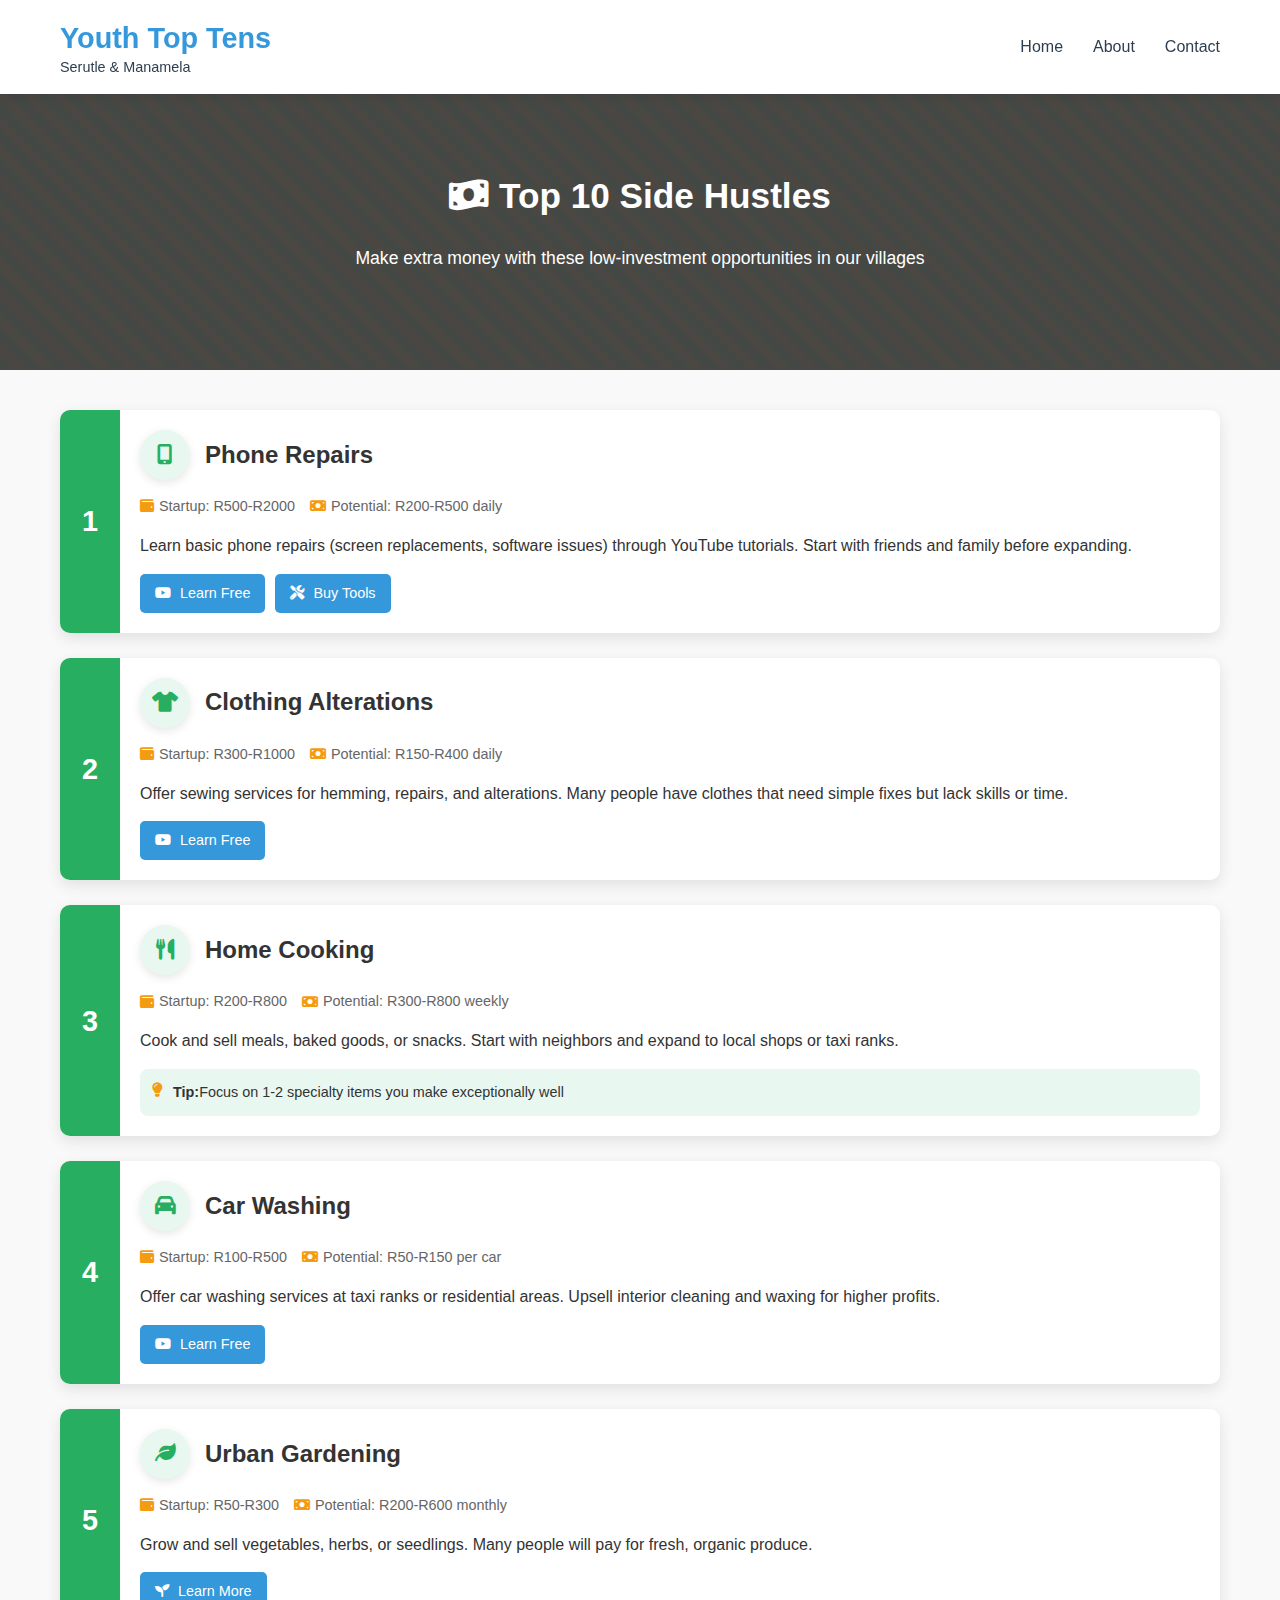
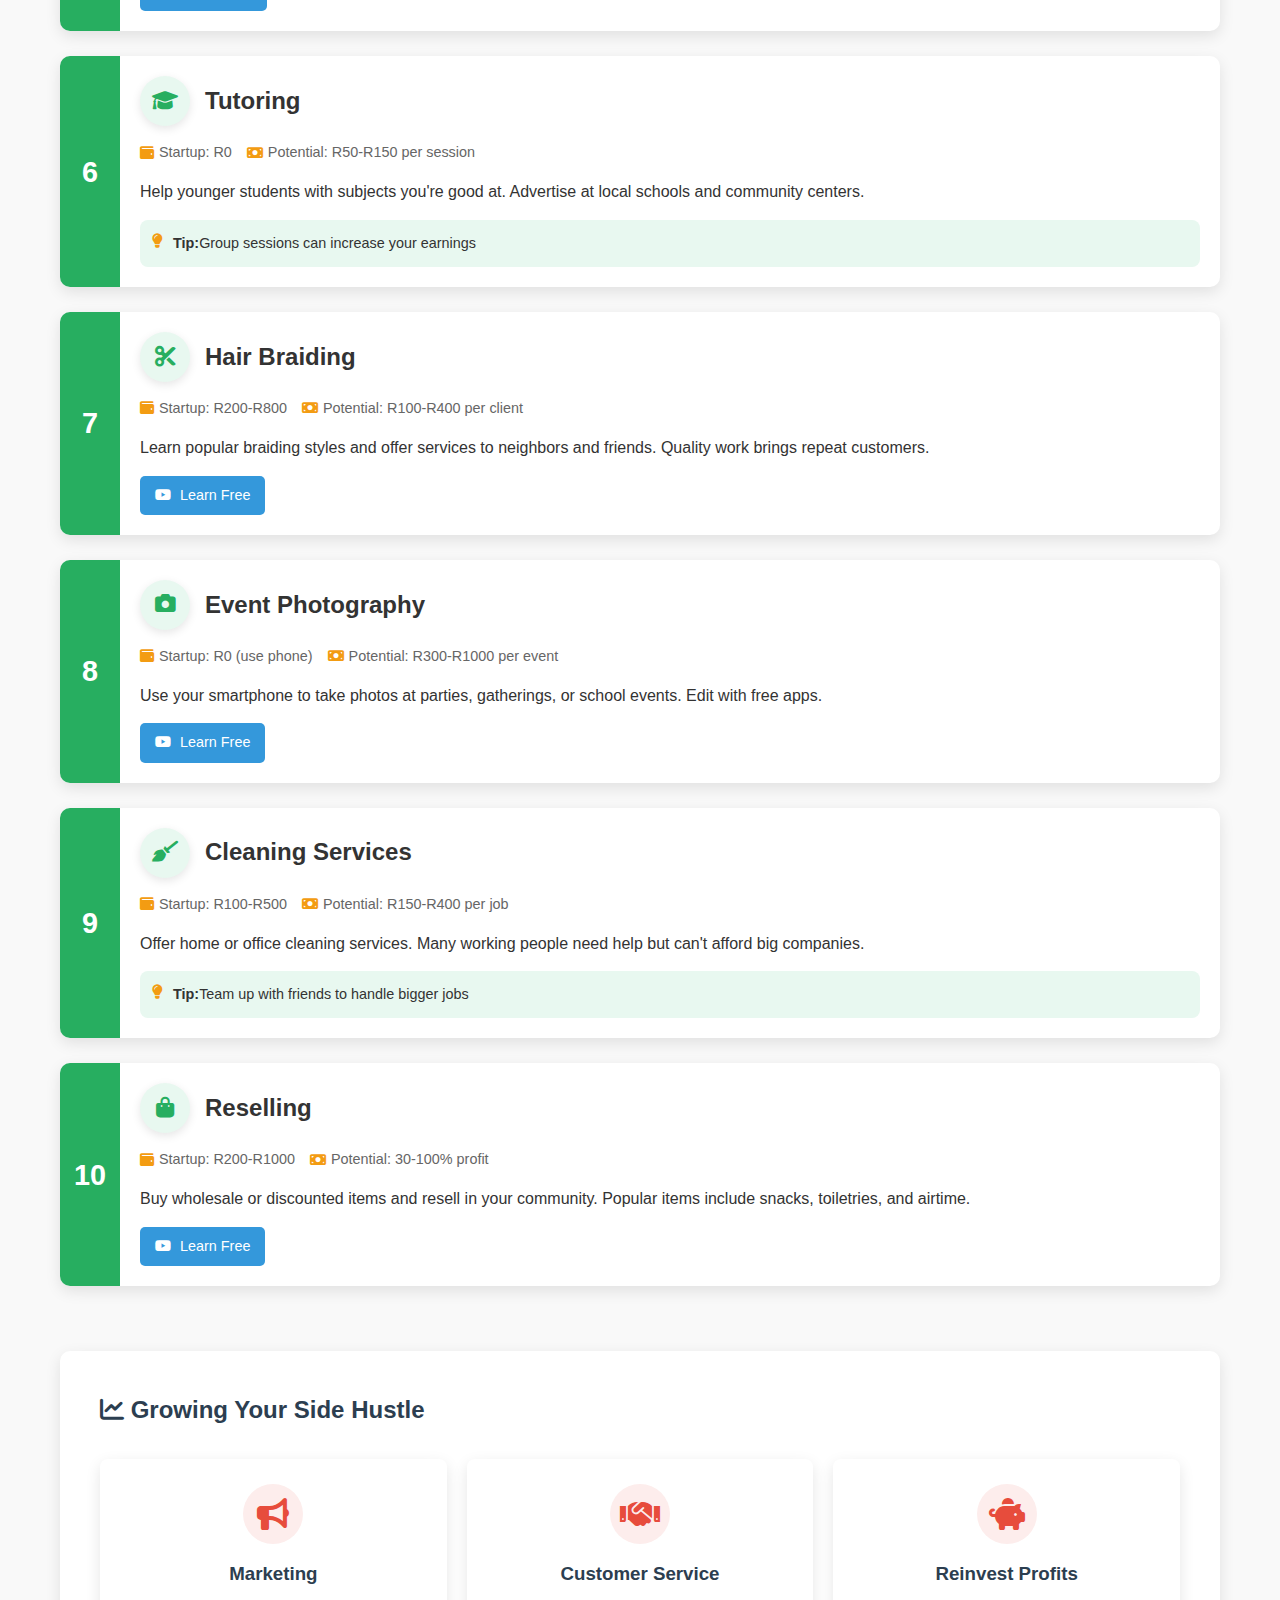
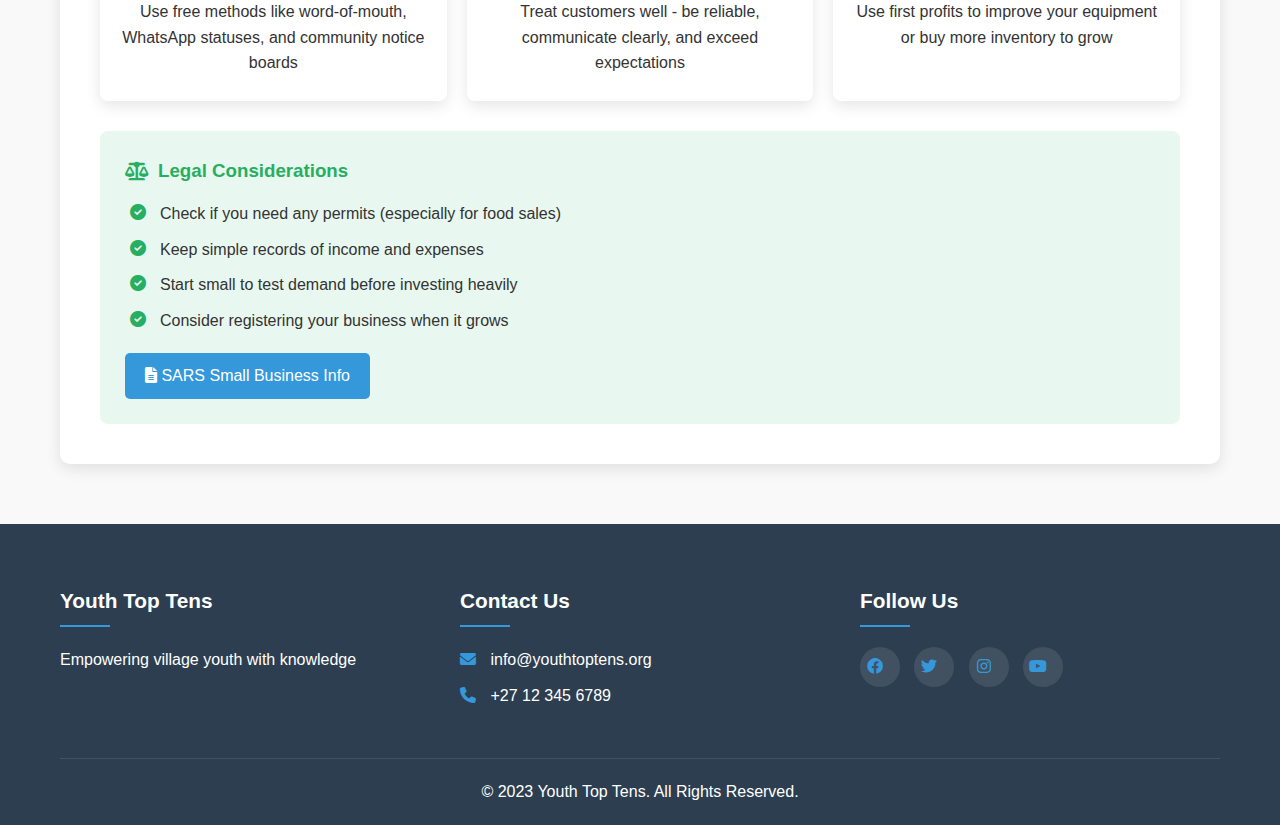
<file: side-hustles.html>
<!DOCTYPE html>
<html lang="en">
<head>
    <meta charset="UTF-8">
    <meta name="viewport" content="width=device-width, initial-scale=1.0">
    <title>Top 10 Side Hustles | Youth Top Tens</title>
    <meta name="description" content="Top 10 ways to make money with limited resources for youth in Serutle and Manamela villages">
    <link rel="stylesheet" href="style.css">
    <link rel="stylesheet" href="https://cdnjs.cloudflare.com/ajax/libs/font-awesome/6.0.0-beta3/css/all.min.css">
</head>
<body>
    <!-- Header with Navigation -->
    <header>
        <div class="container">
            <div class="logo">
                <h1>Youth Top Tens</h1>
                <p>Serutle & Manamela</p>
            </div>
            <nav>
                <ul class="nav-menu">
                    <li><a href="index.html">Home</a></li>
                    <li><a href="../index.html#about">About</a></li>
                    <li><a href="../index.html#contact">Contact</a></li>
                </ul>
                <div class="hamburger">
                    <span class="bar"></span>
                    <span class="bar"></span>
                    <span class="bar"></span>
                </div>
            </nav>
        </div>
    </header>

    <!-- Page Hero -->
    <section class="page-hero" style="background: linear-gradient(rgba(0, 0, 0, 0.7), rgba(0, 0, 0, 0.7)), var(--money-pattern)">
        <div class="container">
            <h1><i class="fas fa-money-bill-wave"></i> Top 10 Side Hustles</h1>
            <p>Make extra money with these low-investment opportunities in our villages</p>
        </div>
    </section>

    <!-- Main Content -->
    <main class="container">
        <section class="hustles-container">
            <article class="hustle-card">
                <div class="hustle-number">1</div>
                <div class="hustle-content">
                    <div class="hustle-header">
                        <div class="hustle-icon"><i class="fas fa-mobile-alt"></i></div>
                        <h2>Phone Repairs</h2>
                    </div>
                    <div class="hustle-details">
                        <div class="hustle-info"><i class="fas fa-wallet"></i> Startup: R500-R2000</div>
                        <div class="hustle-info"><i class="fas fa-money-bill"></i> Potential: R200-R500 daily</div>
                    </div>
                    <p>Learn basic phone repairs (screen replacements, software issues) through YouTube tutorials. Start with friends and family before expanding.</p>
                    <div class="hustle-actions">
                        <a href="https://www.youtube.com/results?search_query=basic+phone+repairs" target="_blank" class="btn"><i class="fab fa-youtube"></i> Learn Free</a>
                        <a href="https://www.gumtree.co.za/s-repair+kits/v1q0p1" target="_blank" class="btn"><i class="fas fa-tools"></i> Buy Tools</a>
                    </div>
                </div>
            </article>
            
            <article class="hustle-card">
                <div class="hustle-number">2</div>
                <div class="hustle-content">
                    <div class="hustle-header">
                        <div class="hustle-icon"><i class="fas fa-tshirt"></i></div>
                        <h2>Clothing Alterations</h2>
                    </div>
                    <div class="hustle-details">
                        <div class="hustle-info"><i class="fas fa-wallet"></i> Startup: R300-R1000</div>
                        <div class="hustle-info"><i class="fas fa-money-bill"></i> Potential: R150-R400 daily</div>
                    </div>
                    <p>Offer sewing services for hemming, repairs, and alterations. Many people have clothes that need simple fixes but lack skills or time.</p>
                    <div class="hustle-actions">
                        <a href="https://www.youtube.com/results?search_query=basic+sewing+skills" target="_blank" class="btn"><i class="fab fa-youtube"></i> Learn Free</a>
                    </div>
                </div>
            </article>
            
            <article class="hustle-card">
                <div class="hustle-number">3</div>
                <div class="hustle-content">
                    <div class="hustle-header">
                        <div class="hustle-icon"><i class="fas fa-utensils"></i></div>
                        <h2>Home Cooking</h2>
                    </div>
                    <div class="hustle-details">
                        <div class="hustle-info"><i class="fas fa-wallet"></i> Startup: R200-R800</div>
                        <div class="hustle-info"><i class="fas fa-money-bill"></i> Potential: R300-R800 weekly</div>
                    </div>
                    <p>Cook and sell meals, baked goods, or snacks. Start with neighbors and expand to local shops or taxi ranks.</p>
                    <div class="hustle-tip">
                        <i class="fas fa-lightbulb"></i> <strong>Tip:</strong> Focus on 1-2 specialty items you make exceptionally well
                    </div>
                </div>
            </article>
            
            <article class="hustle-card">
                <div class="hustle-number">4</div>
                <div class="hustle-content">
                    <div class="hustle-header">
                        <div class="hustle-icon"><i class="fas fa-car"></i></div>
                        <h2>Car Washing</h2>
                    </div>
                    <div class="hustle-details">
                        <div class="hustle-info"><i class="fas fa-wallet"></i> Startup: R100-R500</div>
                        <div class="hustle-info"><i class="fas fa-money-bill"></i> Potential: R50-R150 per car</div>
                    </div>
                    <p>Offer car washing services at taxi ranks or residential areas. Upsell interior cleaning and waxing for higher profits.</p>
                    <div class="hustle-actions">
                        <a href="https://www.youtube.com/results?search_query=professional+car+washing" target="_blank" class="btn"><i class="fab fa-youtube"></i> Learn Free</a>
                    </div>
                </div>
            </article>
            
            <article class="hustle-card">
                <div class="hustle-number">5</div>
                <div class="hustle-content">
                    <div class="hustle-header">
                        <div class="hustle-icon"><i class="fas fa-leaf"></i></div>
                        <h2>Urban Gardening</h2>
                    </div>
                    <div class="hustle-details">
                        <div class="hustle-info"><i class="fas fa-wallet"></i> Startup: R50-R300</div>
                        <div class="hustle-info"><i class="fas fa-money-bill"></i> Potential: R200-R600 monthly</div>
                    </div>
                    <p>Grow and sell vegetables, herbs, or seedlings. Many people will pay for fresh, organic produce.</p>
                    <div class="hustle-actions">
                        <a href="top-ten-pages/home-gardening.html" class="btn"><i class="fas fa-seedling"></i> Learn More</a>
                    </div>
                </div>
            </article>
            
            <article class="hustle-card">
                <div class="hustle-number">6</div>
                <div class="hustle-content">
                    <div class="hustle-header">
                        <div class="hustle-icon"><i class="fas fa-graduation-cap"></i></div>
                        <h2>Tutoring</h2>
                    </div>
                    <div class="hustle-details">
                        <div class="hustle-info"><i class="fas fa-wallet"></i> Startup: R0</div>
                        <div class="hustle-info"><i class="fas fa-money-bill"></i> Potential: R50-R150 per session</div>
                    </div>
                    <p>Help younger students with subjects you're good at. Advertise at local schools and community centers.</p>
                    <div class="hustle-tip">
                        <i class="fas fa-lightbulb"></i> <strong>Tip:</strong> Group sessions can increase your earnings
                    </div>
                </div>
            </article>
            
            <article class="hustle-card">
                <div class="hustle-number">7</div>
                <div class="hustle-content">
                    <div class="hustle-header">
                        <div class="hustle-icon"><i class="fas fa-cut"></i></div>
                        <h2>Hair Braiding</h2>
                    </div>
                    <div class="hustle-details">
                        <div class="hustle-info"><i class="fas fa-wallet"></i> Startup: R200-R800</div>
                        <div class="hustle-info"><i class="fas fa-money-bill"></i> Potential: R100-R400 per client</div>
                    </div>
                    <p>Learn popular braiding styles and offer services to neighbors and friends. Quality work brings repeat customers.</p>
                    <div class="hustle-actions">
                        <a href="https://www.youtube.com/results?search_query=hair+braiding+tutorials" target="_blank" class="btn"><i class="fab fa-youtube"></i> Learn Free</a>
                    </div>
                </div>
            </article>
            
            <article class="hustle-card">
                <div class="hustle-number">8</div>
                <div class="hustle-content">
                    <div class="hustle-header">
                        <div class="hustle-icon"><i class="fas fa-camera"></i></div>
                        <h2>Event Photography</h2>
                    </div>
                    <div class="hustle-details">
                        <div class="hustle-info"><i class="fas fa-wallet"></i> Startup: R0 (use phone)</div>
                        <div class="hustle-info"><i class="fas fa-money-bill"></i> Potential: R300-R1000 per event</div>
                    </div>
                    <p>Use your smartphone to take photos at parties, gatherings, or school events. Edit with free apps.</p>
                    <div class="hustle-actions">
                        <a href="https://www.youtube.com/results?search_query=phone+photography+tips" target="_blank" class="btn"><i class="fab fa-youtube"></i> Learn Free</a>
                    </div>
                </div>
            </article>
            
            <article class="hustle-card">
                <div class="hustle-number">9</div>
                <div class="hustle-content">
                    <div class="hustle-header">
                        <div class="hustle-icon"><i class="fas fa-broom"></i></div>
                        <h2>Cleaning Services</h2>
                    </div>
                    <div class="hustle-details">
                        <div class="hustle-info"><i class="fas fa-wallet"></i> Startup: R100-R500</div>
                        <div class="hustle-info"><i class="fas fa-money-bill"></i> Potential: R150-R400 per job</div>
                    </div>
                    <p>Offer home or office cleaning services. Many working people need help but can't afford big companies.</p>
                    <div class="hustle-tip">
                        <i class="fas fa-lightbulb"></i> <strong>Tip:</strong> Team up with friends to handle bigger jobs
                    </div>
                </div>
            </article>
            
            <article class="hustle-card">
                <div class="hustle-number">10</div>
                <div class="hustle-content">
                    <div class="hustle-header">
                        <div class="hustle-icon"><i class="fas fa-shopping-bag"></i></div>
                        <h2>Reselling</h2>
                    </div>
                    <div class="hustle-details">
                        <div class="hustle-info"><i class="fas fa-wallet"></i> Startup: R200-R1000</div>
                        <div class="hustle-info"><i class="fas fa-money-bill"></i> Potential: 30-100% profit</div>
                    </div>
                    <p>Buy wholesale or discounted items and resell in your community. Popular items include snacks, toiletries, and airtime.</p>
                    <div class="hustle-actions">
                        <a href="https://www.youtube.com/results?search_query=reselling+business+basics" target="_blank" class="btn"><i class="fab fa-youtube"></i> Learn Free</a>
                    </div>
                </div>
            </article>
        </section>

        <section class="additional-resources">
            <h2><i class="fas fa-chart-line"></i> Growing Your Side Hustle</h2>
            <div class="growth-tips">
                <div class="tip-card">
                    <i class="fas fa-bullhorn"></i>
                    <h3>Marketing</h3>
                    <p>Use free methods like word-of-mouth, WhatsApp statuses, and community notice boards</p>
                </div>
                <div class="tip-card">
                    <i class="fas fa-handshake"></i>
                    <h3>Customer Service</h3>
                    <p>Treat customers well - be reliable, communicate clearly, and exceed expectations</p>
                </div>
                <div class="tip-card">
                    <i class="fas fa-piggy-bank"></i>
                    <h3>Reinvest Profits</h3>
                    <p>Use first profits to improve your equipment or buy more inventory to grow</p>
                </div>
            </div>
            
            <div class="legal-advice">
                <h3><i class="fas fa-balance-scale"></i> Legal Considerations</h3>
                <ul>
                    <li><i class="fas fa-check-circle"></i> Check if you need any permits (especially for food sales)</li>
                    <li><i class="fas fa-check-circle"></i> Keep simple records of income and expenses</li>
                    <li><i class="fas fa-check-circle"></i> Start small to test demand before investing heavily</li>
                    <li><i class="fas fa-check-circle"></i> Consider registering your business when it grows</li>
                </ul>
                <a href="https://www.sars.gov.za" target="_blank" class="btn"><i class="fas fa-file-alt"></i> SARS Small Business Info</a>
            </div>
        </section>
    </main>

    <!-- Footer -->
    <footer id="contact">
        <div class="container">
            <div class="footer-content">
                <div class="footer-section">
                    <h3>Youth Top Tens</h3>
                    <p>Empowering village youth with knowledge</p>
                </div>
                <div class="footer-section">
                    <h3>Contact Us</h3>
                    <p><i class="fas fa-envelope"></i> info@youthtoptens.org</p>
                    <p><i class="fas fa-phone"></i> +27 12 345 6789</p>
                </div>
                <div class="footer-section">
                    <h3>Follow Us</h3>
                    <div class="social-icons">
                        <a href="#"><i class="fab fa-facebook"></i></a>
                        <a href="#"><i class="fab fa-twitter"></i></a>
                        <a href="#"><i class="fab fa-instagram"></i></a>
                        <a href="#"><i class="fab fa-youtube"></i></a>
                    </div>
                </div>
            </div>
            <div class="footer-bottom">
                <p>&copy; 2023 Youth Top Tens. All Rights Reserved.</p>
            </div>
        </div>
    </footer>

    <script src="script.js"></script>
</body>
</html>
</file>
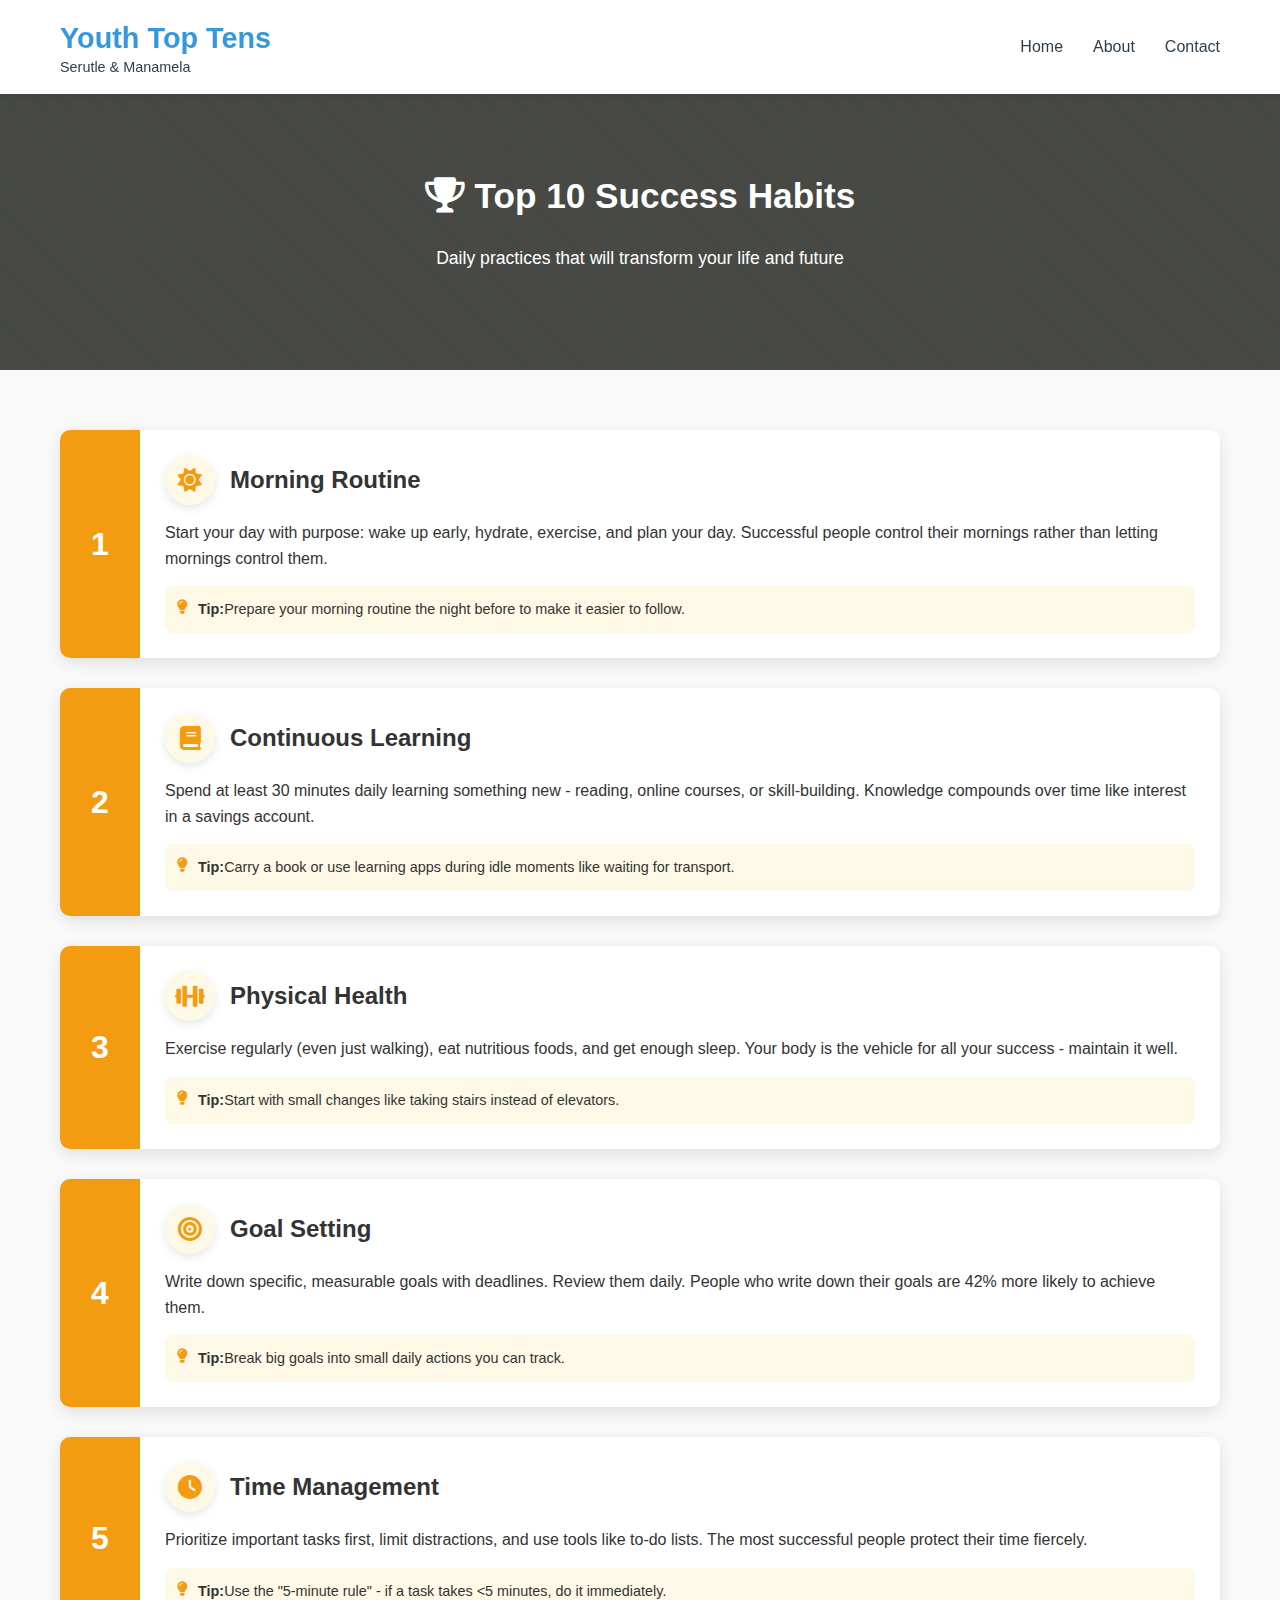
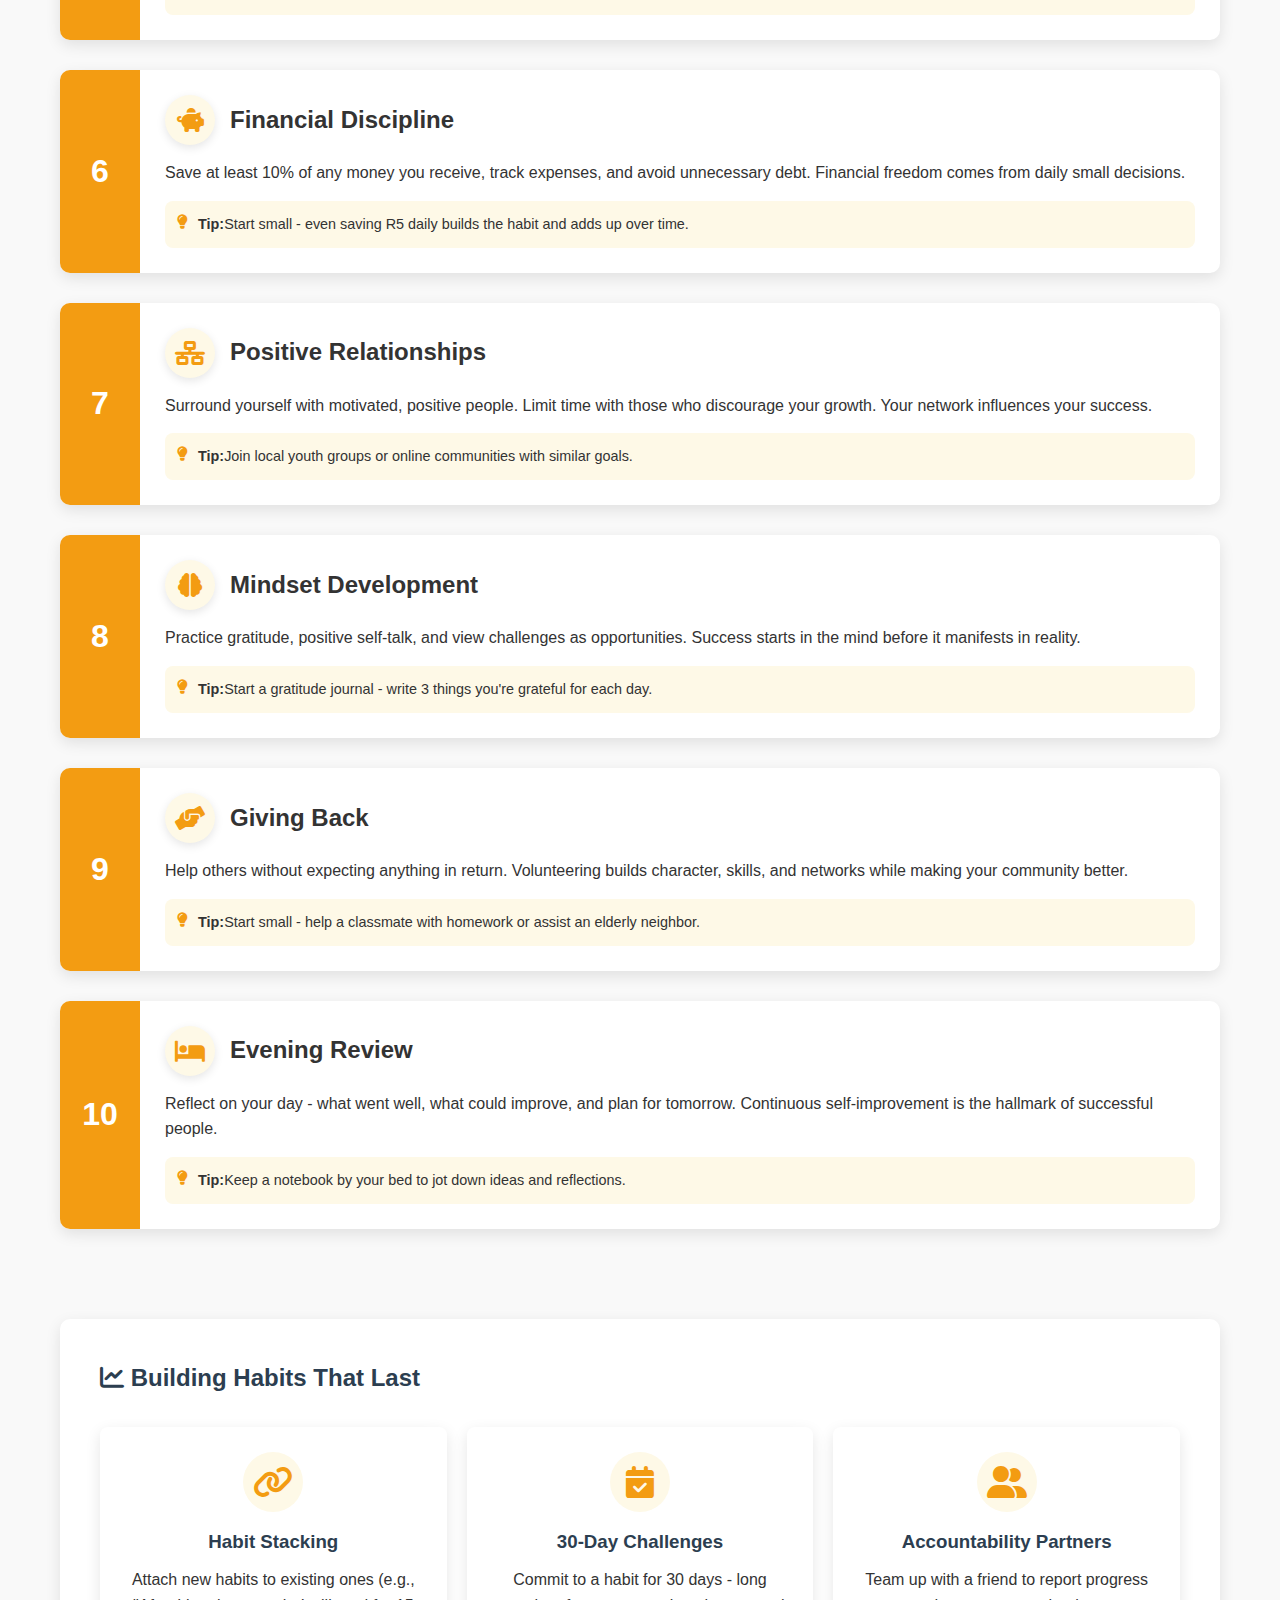
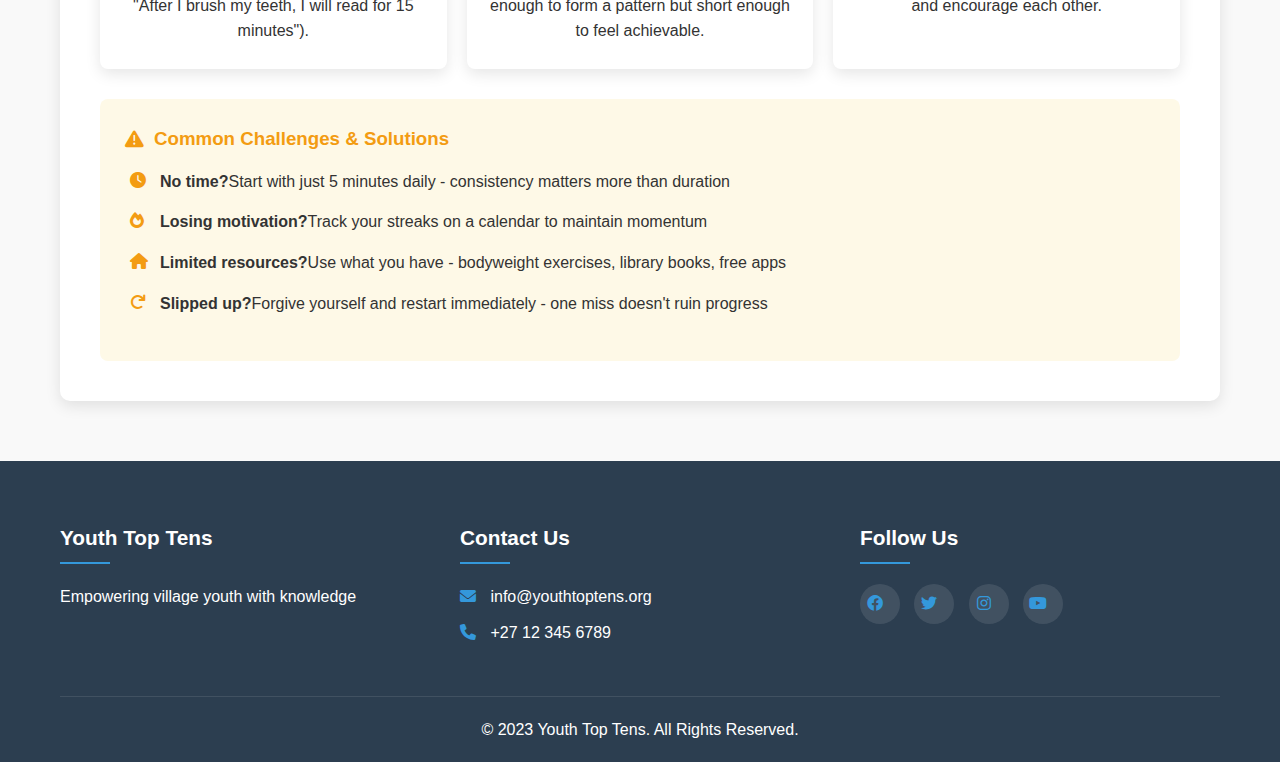
<file: success-habits.html>
<!DOCTYPE html>
<html lang="en">
<head>
    <meta charset="UTF-8">
    <meta name="viewport" content="width=device-width, initial-scale=1.0">
    <title>Top 10 Success Habits | Youth Top Tens</title>
    <meta name="description" content="Top 10 daily habits you need to practice to succeed in life - for youth in Serutle and Manamela villages">
    <link rel="stylesheet" href="style.css">
    <link rel="stylesheet" href="https://cdnjs.cloudflare.com/ajax/libs/font-awesome/6.0.0-beta3/css/all.min.css">
</head>
<body>
    <!-- Header with Navigation -->
    <header>
        <div class="container">
            <div class="logo">
                <h1>Youth Top Tens</h1>
                <p>Serutle & Manamela</p>
            </div>
            <nav>
                <ul class="nav-menu">
                    <li><a href="index.html">Home</a></li>
                    <li><a href="../index.html#about">About</a></li>
                    <li><a href="../index.html#contact">Contact</a></li>
                </ul>
                <div class="hamburger">
                    <span class="bar"></span>
                    <span class="bar"></span>
                    <span class="bar"></span>
                </div>
            </nav>
        </div>
    </header>

    <!-- Page Hero -->
    <section class="page-hero" style="background: linear-gradient(rgba(0, 0, 0, 0.7), rgba(0, 0, 0, 0.7)), var(--success-pattern)">
        <div class="container">
            <h1><i class="fas fa-trophy"></i> Top 10 Success Habits</h1>
            <p>Daily practices that will transform your life and future</p>
        </div>
    </section>

    <!-- Main Content -->
    <main class="container">
        <section class="top-ten-list">
            <article class="habit-item">
                <div class="habit-number">1</div>
                <div class="habit-content">
                    <div class="habit-header">
                        <div class="habit-icon"><i class="fas fa-sun"></i></div>
                        <h2>Morning Routine</h2>
                    </div>
                    <p>Start your day with purpose: wake up early, hydrate, exercise, and plan your day. Successful people control their mornings rather than letting mornings control them.</p>
                    <div class="habit-tip">
                        <i class="fas fa-lightbulb"></i>
                        <strong>Tip:</strong> Prepare your morning routine the night before to make it easier to follow.
                    </div>
                </div>
            </article>
            
            <article class="habit-item">
                <div class="habit-number">2</div>
                <div class="habit-content">
                    <div class="habit-header">
                        <div class="habit-icon"><i class="fas fa-book"></i></div>
                        <h2>Continuous Learning</h2>
                    </div>
                    <p>Spend at least 30 minutes daily learning something new - reading, online courses, or skill-building. Knowledge compounds over time like interest in a savings account.</p>
                    <div class="habit-tip">
                        <i class="fas fa-lightbulb"></i>
                        <strong>Tip:</strong> Carry a book or use learning apps during idle moments like waiting for transport.
                    </div>
                </div>
            </article>
            
            <article class="habit-item">
                <div class="habit-number">3</div>
                <div class="habit-content">
                    <div class="habit-header">
                        <div class="habit-icon"><i class="fas fa-dumbbell"></i></div>
                        <h2>Physical Health</h2>
                    </div>
                    <p>Exercise regularly (even just walking), eat nutritious foods, and get enough sleep. Your body is the vehicle for all your success - maintain it well.</p>
                    <div class="habit-tip">
                        <i class="fas fa-lightbulb"></i>
                        <strong>Tip:</strong> Start with small changes like taking stairs instead of elevators.
                    </div>
                </div>
            </article>
            
            <article class="habit-item">
                <div class="habit-number">4</div>
                <div class="habit-content">
                    <div class="habit-header">
                        <div class="habit-icon"><i class="fas fa-bullseye"></i></div>
                        <h2>Goal Setting</h2>
                    </div>
                    <p>Write down specific, measurable goals with deadlines. Review them daily. People who write down their goals are 42% more likely to achieve them.</p>
                    <div class="habit-tip">
                        <i class="fas fa-lightbulb"></i>
                        <strong>Tip:</strong> Break big goals into small daily actions you can track.
                    </div>
                </div>
            </article>
            
            <article class="habit-item">
                <div class="habit-number">5</div>
                <div class="habit-content">
                    <div class="habit-header">
                        <div class="habit-icon"><i class="fas fa-clock"></i></div>
                        <h2>Time Management</h2>
                    </div>
                    <p>Prioritize important tasks first, limit distractions, and use tools like to-do lists. The most successful people protect their time fiercely.</p>
                    <div class="habit-tip">
                        <i class="fas fa-lightbulb"></i>
                        <strong>Tip:</strong> Use the "5-minute rule" - if a task takes <5 minutes, do it immediately.
                    </div>
                </div>
            </article>
            
            <article class="habit-item">
                <div class="habit-number">6</div>
                <div class="habit-content">
                    <div class="habit-header">
                        <div class="habit-icon"><i class="fas fa-piggy-bank"></i></div>
                        <h2>Financial Discipline</h2>
                    </div>
                    <p>Save at least 10% of any money you receive, track expenses, and avoid unnecessary debt. Financial freedom comes from daily small decisions.</p>
                    <div class="habit-tip">
                        <i class="fas fa-lightbulb"></i>
                        <strong>Tip:</strong> Start small - even saving R5 daily builds the habit and adds up over time.
                    </div>
                </div>
            </article>
            
            <article class="habit-item">
                <div class="habit-number">7</div>
                <div class="habit-content">
                    <div class="habit-header">
                        <div class="habit-icon"><i class="fas fa-network-wired"></i></div>
                        <h2>Positive Relationships</h2>
                    </div>
                    <p>Surround yourself with motivated, positive people. Limit time with those who discourage your growth. Your network influences your success.</p>
                    <div class="habit-tip">
                        <i class="fas fa-lightbulb"></i>
                        <strong>Tip:</strong> Join local youth groups or online communities with similar goals.
                    </div>
                </div>
            </article>
            
            <article class="habit-item">
                <div class="habit-number">8</div>
                <div class="habit-content">
                    <div class="habit-header">
                        <div class="habit-icon"><i class="fas fa-brain"></i></div>
                        <h2>Mindset Development</h2>
                    </div>
                    <p>Practice gratitude, positive self-talk, and view challenges as opportunities. Success starts in the mind before it manifests in reality.</p>
                    <div class="habit-tip">
                        <i class="fas fa-lightbulb"></i>
                        <strong>Tip:</strong> Start a gratitude journal - write 3 things you're grateful for each day.
                    </div>
                </div>
            </article>
            
            <article class="habit-item">
                <div class="habit-number">9</div>
                <div class="habit-content">
                    <div class="habit-header">
                        <div class="habit-icon"><i class="fas fa-hands-helping"></i></div>
                        <h2>Giving Back</h2>
                    </div>
                    <p>Help others without expecting anything in return. Volunteering builds character, skills, and networks while making your community better.</p>
                    <div class="habit-tip">
                        <i class="fas fa-lightbulb"></i>
                        <strong>Tip:</strong> Start small - help a classmate with homework or assist an elderly neighbor.
                    </div>
                </div>
            </article>
            
            <article class="habit-item">
                <div class="habit-number">10</div>
                <div class="habit-content">
                    <div class="habit-header">
                        <div class="habit-icon"><i class="fas fa-bed"></i></div>
                        <h2>Evening Review</h2>
                    </div>
                    <p>Reflect on your day - what went well, what could improve, and plan for tomorrow. Continuous self-improvement is the hallmark of successful people.</p>
                    <div class="habit-tip">
                        <i class="fas fa-lightbulb"></i>
                        <strong>Tip:</strong> Keep a notebook by your bed to jot down ideas and reflections.
                    </div>
                </div>
            </article>
        </section>

        <section class="additional-resources">
            <h2><i class="fas fa-chart-line"></i> Building Habits That Last</h2>
            <div class="habit-strategies">
                <div class="strategy-card">
                    <i class="fas fa-link"></i>
                    <h3>Habit Stacking</h3>
                    <p>Attach new habits to existing ones (e.g., "After I brush my teeth, I will read for 15 minutes").</p>
                </div>
                <div class="strategy-card">
                    <i class="fas fa-calendar-check"></i>
                    <h3>30-Day Challenges</h3>
                    <p>Commit to a habit for 30 days - long enough to form a pattern but short enough to feel achievable.</p>
                </div>
                <div class="strategy-card">
                    <i class="fas fa-user-friends"></i>
                    <h3>Accountability Partners</h3>
                    <p>Team up with a friend to report progress and encourage each other.</p>
                </div>
            </div>
            
            <div class="habit-challenges">
                <h3><i class="fas fa-exclamation-triangle"></i> Common Challenges & Solutions</h3>
                <ul>
                    <li><i class="fas fa-clock"></i> <strong>No time?</strong> Start with just 5 minutes daily - consistency matters more than duration</li>
                    <li><i class="fas fa-fire"></i> <strong>Losing motivation?</strong> Track your streaks on a calendar to maintain momentum</li>
                    <li><i class="fas fa-home"></i> <strong>Limited resources?</strong> Use what you have - bodyweight exercises, library books, free apps</li>
                    <li><i class="fas fa-redo"></i> <strong>Slipped up?</strong> Forgive yourself and restart immediately - one miss doesn't ruin progress</li>
                </ul>
            </div>
        </section>
    </main>

    <!-- Footer -->
    <footer id="contact">
        <div class="container">
            <div class="footer-content">
                <div class="footer-section">
                    <h3>Youth Top Tens</h3>
                    <p>Empowering village youth with knowledge</p>
                </div>
                <div class="footer-section">
                    <h3>Contact Us</h3>
                    <p><i class="fas fa-envelope"></i> info@youthtoptens.org</p>
                    <p><i class="fas fa-phone"></i> +27 12 345 6789</p>
                </div>
                <div class="footer-section">
                    <h3>Follow Us</h3>
                    <div class="social-icons">
                        <a href="#"><i class="fab fa-facebook"></i></a>
                        <a href="#"><i class="fab fa-twitter"></i></a>
                        <a href="#"><i class="fab fa-instagram"></i></a>
                        <a href="#"><i class="fab fa-youtube"></i></a>
                    </div>
                </div>
            </div>
            <div class="footer-bottom">
                <p>&copy; 2023 Youth Top Tens. All Rights Reserved.</p>
            </div>
        </div>
    </footer>

    <script src="script.js"></script>
</body>
</html>
</file>
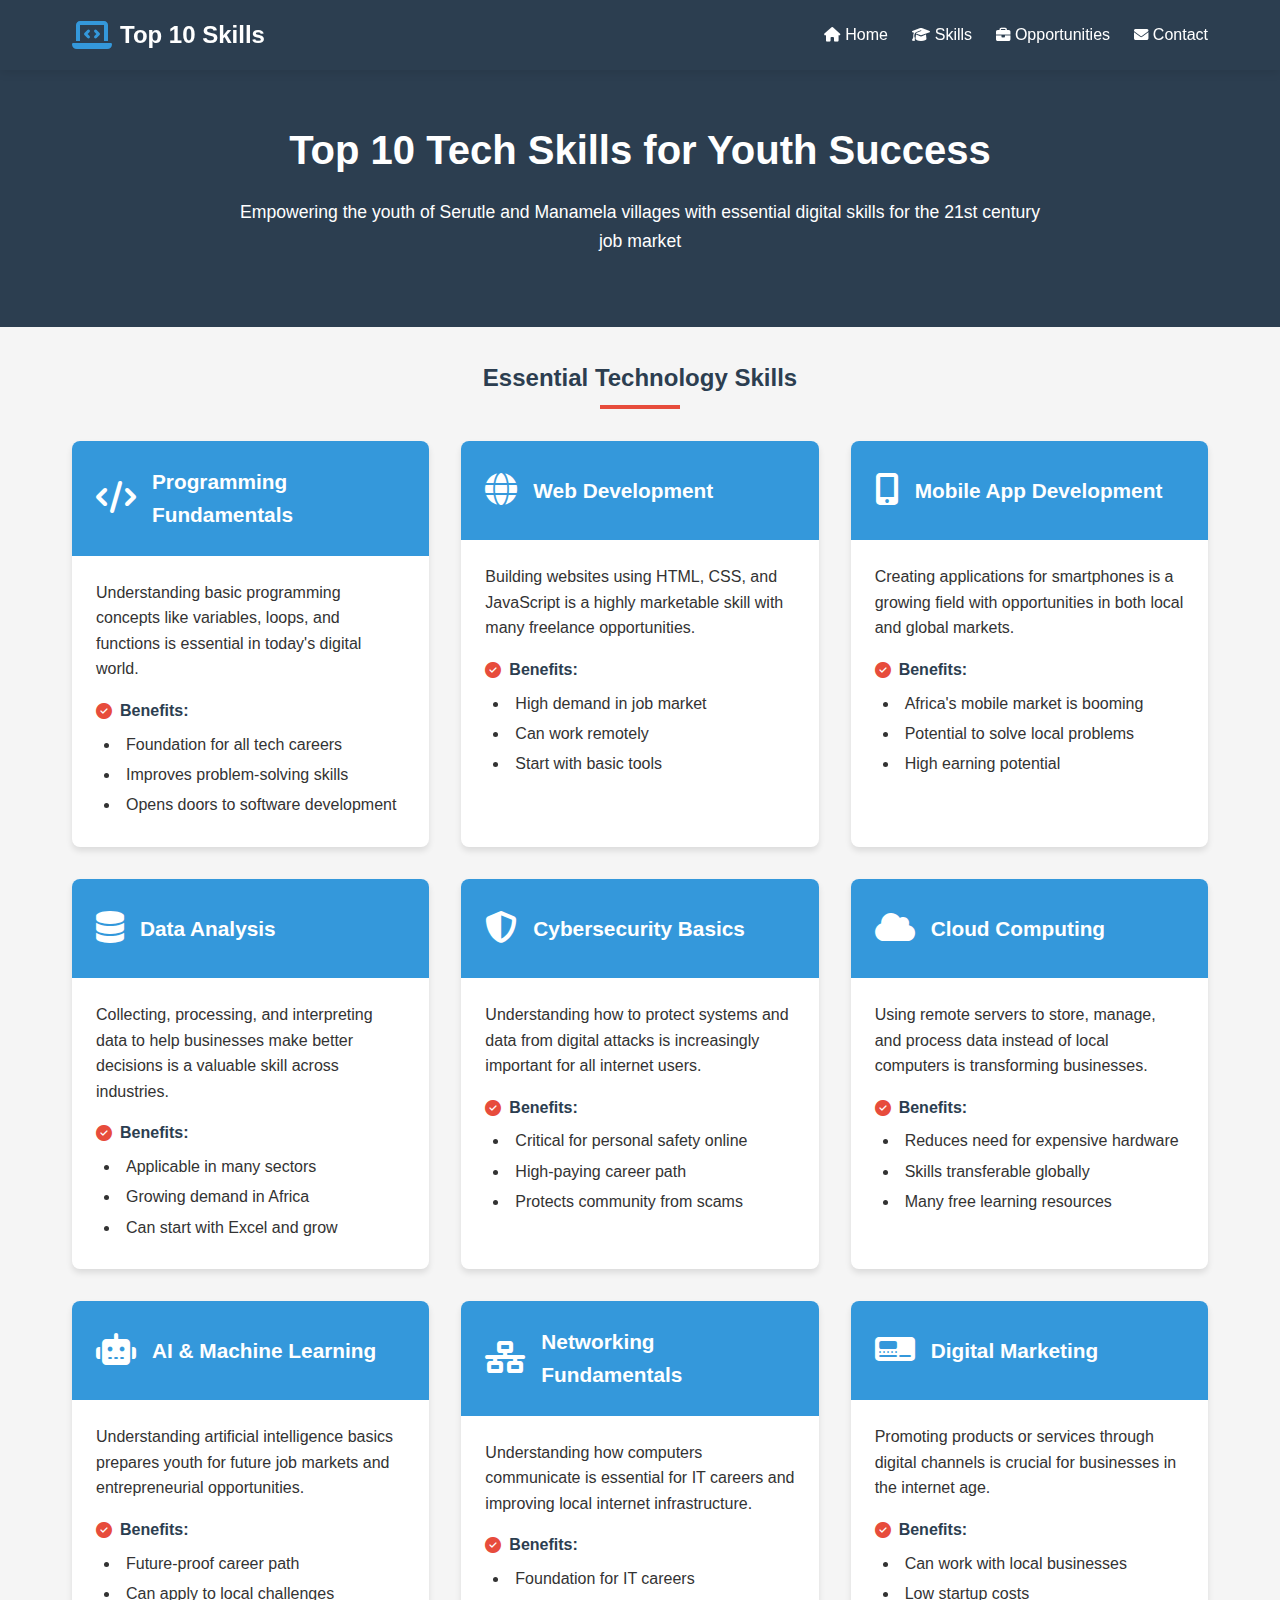
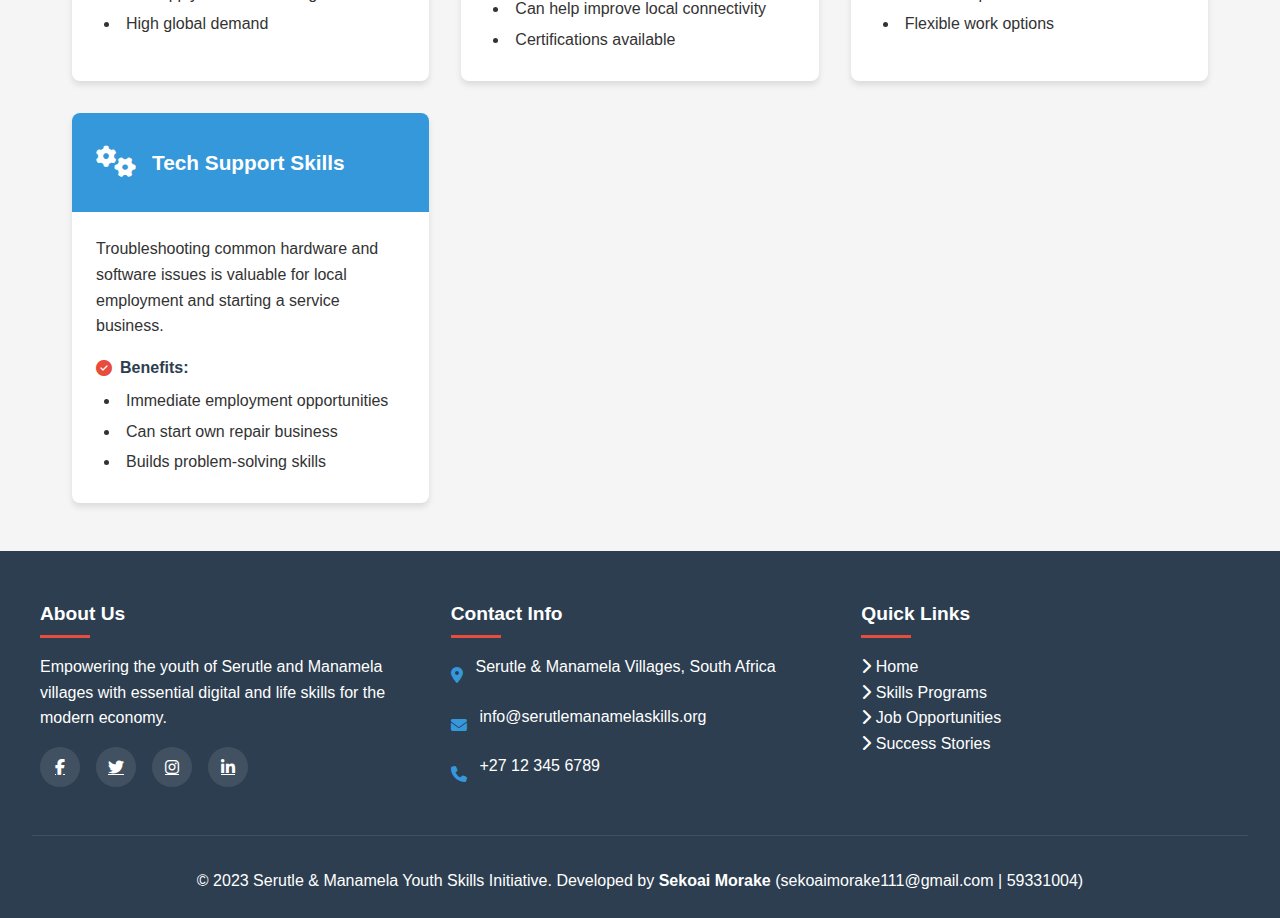
<file: tech-skills.html>
<!DOCTYPE html>
<html lang="en">
<head>
    <meta charset="UTF-8">
    <meta name="viewport" content="width=device-width, initial-scale=1.0">
    <title>Top 10 Tech Skills for Youth - Serutle & Manamela</title>
    <link rel="stylesheet" href="https://cdnjs.cloudflare.com/ajax/libs/font-awesome/6.4.0/css/all.min.css">
    <style>
        :root {
            --primary-color: #2c3e50;
            --secondary-color: #e74c3c;
            --accent-color: #3498db;
            --light-color: #ecf0f1;
            --dark-color: #2c3e50;
            --text-color: #333;
            --text-light: #fff;
        }
        
        * {
            margin: 0;
            padding: 0;
            box-sizing: border-box;
            font-family: 'Segoe UI', Tahoma, Geneva, Verdana, sans-serif;
        }
        
        body {
            background-color: #f5f5f5;
            color: var(--text-color);
            line-height: 1.6;
        }
        
        header {
            background-color: var(--primary-color);
            color: var(--text-light);
            padding: 1rem 0;
            box-shadow: 0 2px 10px rgba(0, 0, 0, 0.1);
            position: sticky;
            top: 0;
            z-index: 100;
        }
        
        .header-container {
            display: flex;
            justify-content: space-between;
            align-items: center;
            max-width: 1200px;
            margin: 0 auto;
            padding: 0 2rem;
        }
        
        .logo {
            display: flex;
            align-items: center;
        }
        
        .logo i {
            font-size: 2rem;
            margin-right: 0.5rem;
            color: var(--accent-color);
        }
        
        .logo h1 {
            font-size: 1.5rem;
            font-weight: 700;
        }
        
        nav ul {
            display: flex;
            list-style: none;
        }
        
        nav ul li {
            margin-left: 1.5rem;
        }
        
        nav ul li a {
            color: var(--text-light);
            text-decoration: none;
            font-weight: 500;
            transition: color 0.3s;
            display: flex;
            align-items: center;
        }
        
        nav ul li a:hover {
            color: var(--accent-color);
        }
        
        nav ul li a i {
            margin-right: 0.3rem;
            font-size: 0.9rem;
        }
        
        .menu-toggle {
            display: none;
            cursor: pointer;
            font-size: 1.5rem;
        }
        
        .hero {
            background: linear-gradient(135deg, var(--primary-color), var(--dark-color));
            color: var(--text-light);
            padding: 3rem 2rem;
            text-align: center;
        }
        
        .hero h2 {
            font-size: 2.5rem;
            margin-bottom: 1rem;
        }
        
        .hero p {
            font-size: 1.1rem;
            max-width: 800px;
            margin: 0 auto 1.5rem;
        }
        
        .container {
            max-width: 1200px;
            margin: 2rem auto;
            padding: 0 2rem;
        }
        
        .page-title {
            text-align: center;
            margin-bottom: 2rem;
            color: var(--primary-color);
            position: relative;
        }
        
        .page-title:after {
            content: '';
            display: block;
            width: 80px;
            height: 4px;
            background: var(--secondary-color);
            margin: 0.5rem auto;
        }
        
        .skills-container {
            display: grid;
            grid-template-columns: repeat(auto-fill, minmax(300px, 1fr));
            gap: 2rem;
        }
        
        .skill-card {
            background: white;
            border-radius: 8px;
            overflow: hidden;
            box-shadow: 0 4px 6px rgba(0, 0, 0, 0.1);
            transition: transform 0.3s, box-shadow 0.3s;
        }
        
        .skill-card:hover {
            transform: translateY(-5px);
            box-shadow: 0 10px 20px rgba(0, 0, 0, 0.1);
        }
        
        .skill-header {
            background-color: var(--accent-color);
            color: white;
            padding: 1.5rem;
            display: flex;
            align-items: center;
        }
        
        .skill-icon {
            font-size: 2rem;
            margin-right: 1rem;
        }
        
        .skill-title {
            font-size: 1.3rem;
            font-weight: 600;
        }
        
        .skill-body {
            padding: 1.5rem;
        }
        
        .skill-body p {
            margin-bottom: 1rem;
        }
        
        .skill-benefits {
            margin-top: 1rem;
        }
        
        .skill-benefits h4 {
            color: var(--primary-color);
            margin-bottom: 0.5rem;
            display: flex;
            align-items: center;
        }
        
        .skill-benefits h4 i {
            margin-right: 0.5rem;
            color: var(--secondary-color);
        }
        
        .skill-benefits ul {
            list-style-position: inside;
            padding-left: 0.5rem;
        }
        
        .skill-benefits li {
            margin-bottom: 0.3rem;
        }
        
        footer {
            background-color: var(--dark-color);
            color: var(--text-light);
            padding: 3rem 2rem 1.5rem;
            margin-top: 3rem;
        }
        
        .footer-container {
            max-width: 1200px;
            margin: 0 auto;
            display: grid;
            grid-template-columns: repeat(auto-fit, minmax(250px, 1fr));
            gap: 2rem;
        }
        
        .footer-col h3 {
            font-size: 1.2rem;
            margin-bottom: 1.5rem;
            position: relative;
            display: inline-block;
        }
        
        .footer-col h3:after {
            content: '';
            position: absolute;
            left: 0;
            bottom: -8px;
            width: 50px;
            height: 3px;
            background: var(--secondary-color);
        }
        
        .footer-col p {
            margin-bottom: 1rem;
        }
        
        .contact-info {
            display: flex;
            align-items: center;
            margin-bottom: 0.5rem;
        }
        
        .contact-info i {
            margin-right: 0.8rem;
            color: var(--accent-color);
        }
        
        .social-links {
            display: flex;
            margin-top: 1rem;
        }
        
        .social-links a {
            display: flex;
            align-items: center;
            justify-content: center;
            width: 40px;
            height: 40px;
            background: rgba(255, 255, 255, 0.1);
            border-radius: 50%;
            margin-right: 1rem;
            color: var(--text-light);
            transition: all 0.3s;
        }
        
        .social-links a:hover {
            background: var(--accent-color);
            transform: translateY(-3px);
        }
        
        .footer-bottom {
            text-align: center;
            padding-top: 2rem;
            margin-top: 2rem;
            border-top: 1px solid rgba(255, 255, 255, 0.1);
        }
        
        @media (max-width: 768px) {
            .header-container {
                flex-direction: column;
                text-align: center;
            }
            
            .logo {
                margin-bottom: 1rem;
            }
            
            nav ul {
                flex-direction: column;
                align-items: center;
            }
            
            nav ul li {
                margin: 0.5rem 0;
            }
            
            .menu-toggle {
                display: block;
                margin-bottom: 1rem;
            }
            
            nav {
                display: none;
                width: 100%;
            }
            
            nav.active {
                display: block;
            }
            
            .hero h2 {
                font-size: 2rem;
            }
            
            .skills-container {
                grid-template-columns: 1fr;
            }
        }
    </style>
</head>
<body>
    <header>
        <div class="header-container">
            <div class="logo">
                <i class="fas fa-laptop-code"></i>
                <h1>Top 10 Skills</h1>
            </div>
            <div class="menu-toggle" id="menuToggle">
                <i class="fas fa-bars"></i>
            </div>
            <nav id="mainNav">
                <ul>
                    <li><a href="#"><i class="fas fa-home"></i> Home</a></li>
                    <li><a href="#"><i class="fas fa-graduation-cap"></i> Skills</a></li>
                    <li><a href="#"><i class="fas fa-briefcase"></i> Opportunities</a></li>
                    <li><a href="#"><i class="fas fa-envelope"></i> Contact</a></li>
                </ul>
            </nav>
        </div>
    </header>
    
    <section class="hero">
        <h2>Top 10 Tech Skills for Youth Success</h2>
        <p>Empowering the youth of Serutle and Manamela villages with essential digital skills for the 21st century job market</p>
    </section>
    
    <div class="container">
        <h2 class="page-title">Essential Technology Skills</h2>
        
        <div class="skills-container">
            <!-- Skill 1 -->
            <div class="skill-card">
                <div class="skill-header">
                    <div class="skill-icon">
                        <i class="fas fa-code"></i>
                    </div>
                    <h3 class="skill-title">Programming Fundamentals</h3>
                </div>
                <div class="skill-body">
                    <p>Understanding basic programming concepts like variables, loops, and functions is essential in today's digital world.</p>
                    <div class="skill-benefits">
                        <h4><i class="fas fa-check-circle"></i> Benefits:</h4>
                        <ul>
                            <li>Foundation for all tech careers</li>
                            <li>Improves problem-solving skills</li>
                            <li>Opens doors to software development</li>
                        </ul>
                    </div>
                </div>
            </div>
            
            <!-- Skill 2 -->
            <div class="skill-card">
                <div class="skill-header">
                    <div class="skill-icon">
                        <i class="fas fa-globe"></i>
                    </div>
                    <h3 class="skill-title">Web Development</h3>
                </div>
                <div class="skill-body">
                    <p>Building websites using HTML, CSS, and JavaScript is a highly marketable skill with many freelance opportunities.</p>
                    <div class="skill-benefits">
                        <h4><i class="fas fa-check-circle"></i> Benefits:</h4>
                        <ul>
                            <li>High demand in job market</li>
                            <li>Can work remotely</li>
                            <li>Start with basic tools</li>
                        </ul>
                    </div>
                </div>
            </div>
            
            <!-- Skill 3 -->
            <div class="skill-card">
                <div class="skill-header">
                    <div class="skill-icon">
                        <i class="fas fa-mobile-alt"></i>
                    </div>
                    <h3 class="skill-title">Mobile App Development</h3>
                </div>
                <div class="skill-body">
                    <p>Creating applications for smartphones is a growing field with opportunities in both local and global markets.</p>
                    <div class="skill-benefits">
                        <h4><i class="fas fa-check-circle"></i> Benefits:</h4>
                        <ul>
                            <li>Africa's mobile market is booming</li>
                            <li>Potential to solve local problems</li>
                            <li>High earning potential</li>
                        </ul>
                    </div>
                </div>
            </div>
            
            <!-- Skill 4 -->
            <div class="skill-card">
                <div class="skill-header">
                    <div class="skill-icon">
                        <i class="fas fa-database"></i>
                    </div>
                    <h3 class="skill-title">Data Analysis</h3>
                </div>
                <div class="skill-body">
                    <p>Collecting, processing, and interpreting data to help businesses make better decisions is a valuable skill across industries.</p>
                    <div class="skill-benefits">
                        <h4><i class="fas fa-check-circle"></i> Benefits:</h4>
                        <ul>
                            <li>Applicable in many sectors</li>
                            <li>Growing demand in Africa</li>
                            <li>Can start with Excel and grow</li>
                        </ul>
                    </div>
                </div>
            </div>
            
            <!-- Skill 5 -->
            <div class="skill-card">
                <div class="skill-header">
                    <div class="skill-icon">
                        <i class="fas fa-shield-alt"></i>
                    </div>
                    <h3 class="skill-title">Cybersecurity Basics</h3>
                </div>
                <div class="skill-body">
                    <p>Understanding how to protect systems and data from digital attacks is increasingly important for all internet users.</p>
                    <div class="skill-benefits">
                        <h4><i class="fas fa-check-circle"></i> Benefits:</h4>
                        <ul>
                            <li>Critical for personal safety online</li>
                            <li>High-paying career path</li>
                            <li>Protects community from scams</li>
                        </ul>
                    </div>
                </div>
            </div>
            
            <!-- Skill 6 -->
            <div class="skill-card">
                <div class="skill-header">
                    <div class="skill-icon">
                        <i class="fas fa-cloud"></i>
                    </div>
                    <h3 class="skill-title">Cloud Computing</h3>
                </div>
                <div class="skill-body">
                    <p>Using remote servers to store, manage, and process data instead of local computers is transforming businesses.</p>
                    <div class="skill-benefits">
                        <h4><i class="fas fa-check-circle"></i> Benefits:</h4>
                        <ul>
                            <li>Reduces need for expensive hardware</li>
                            <li>Skills transferable globally</li>
                            <li>Many free learning resources</li>
                        </ul>
                    </div>
                </div>
            </div>
            
            <!-- Skill 7 -->
            <div class="skill-card">
                <div class="skill-header">
                    <div class="skill-icon">
                        <i class="fas fa-robot"></i>
                    </div>
                    <h3 class="skill-title">AI & Machine Learning</h3>
                </div>
                <div class="skill-body">
                    <p>Understanding artificial intelligence basics prepares youth for future job markets and entrepreneurial opportunities.</p>
                    <div class="skill-benefits">
                        <h4><i class="fas fa-check-circle"></i> Benefits:</h4>
                        <ul>
                            <li>Future-proof career path</li>
                            <li>Can apply to local challenges</li>
                            <li>High global demand</li>
                        </ul>
                    </div>
                </div>
            </div>
            
            <!-- Skill 8 -->
            <div class="skill-card">
                <div class="skill-header">
                    <div class="skill-icon">
                        <i class="fas fa-network-wired"></i>
                    </div>
                    <h3 class="skill-title">Networking Fundamentals</h3>
                </div>
                <div class="skill-body">
                    <p>Understanding how computers communicate is essential for IT careers and improving local internet infrastructure.</p>
                    <div class="skill-benefits">
                        <h4><i class="fas fa-check-circle"></i> Benefits:</h4>
                        <ul>
                            <li>Foundation for IT careers</li>
                            <li>Can help improve local connectivity</li>
                            <li>Certifications available</li>
                        </ul>
                    </div>
                </div>
            </div>
            
            <!-- Skill 9 -->
            <div class="skill-card">
                <div class="skill-header">
                    <div class="skill-icon">
                        <i class="fas fa-digital-tachograph"></i>
                    </div>
                    <h3 class="skill-title">Digital Marketing</h3>
                </div>
                <div class="skill-body">
                    <p>Promoting products or services through digital channels is crucial for businesses in the internet age.</p>
                    <div class="skill-benefits">
                        <h4><i class="fas fa-check-circle"></i> Benefits:</h4>
                        <ul>
                            <li>Can work with local businesses</li>
                            <li>Low startup costs</li>
                            <li>Flexible work options</li>
                        </ul>
                    </div>
                </div>
            </div>
            
            <!-- Skill 10 -->
            <div class="skill-card">
                <div class="skill-header">
                    <div class="skill-icon">
                        <i class="fas fa-cogs"></i>
                    </div>
                    <h3 class="skill-title">Tech Support Skills</h3>
                </div>
                <div class="skill-body">
                    <p>Troubleshooting common hardware and software issues is valuable for local employment and starting a service business.</p>
                    <div class="skill-benefits">
                        <h4><i class="fas fa-check-circle"></i> Benefits:</h4>
                        <ul>
                            <li>Immediate employment opportunities</li>
                            <li>Can start own repair business</li>
                            <li>Builds problem-solving skills</li>
                        </ul>
                    </div>
                </div>
            </div>
        </div>
    </div>
    
    <footer>
        <div class="footer-container">
            <div class="footer-col">
                <h3>About Us</h3>
                <p>Empowering the youth of Serutle and Manamela villages with essential digital and life skills for the modern economy.</p>
                <div class="social-links">
                    <a href="#"><i class="fab fa-facebook-f"></i></a>
                    <a href="#"><i class="fab fa-twitter"></i></a>
                    <a href="#"><i class="fab fa-instagram"></i></a>
                    <a href="#"><i class="fab fa-linkedin-in"></i></a>
                </div>
            </div>
            
            <div class="footer-col">
                <h3>Contact Info</h3>
                <div class="contact-info">
                    <i class="fas fa-map-marker-alt"></i>
                    <p>Serutle & Manamela Villages, South Africa</p>
                </div>
                <div class="contact-info">
                    <i class="fas fa-envelope"></i>
                    <p>info@serutlemanamelaskills.org</p>
                </div>
                <div class="contact-info">
                    <i class="fas fa-phone"></i>
                    <p>+27 12 345 6789</p>
                </div>
            </div>
            
            <div class="footer-col">
                <h3>Quick Links</h3>
                <ul style="list-style: none;">
                    <li><a href="#" style="color: var(--text-light); text-decoration: none;"><i class="fas fa-chevron-right"></i> Home</a></li>
                    <li><a href="#" style="color: var(--text-light); text-decoration: none;"><i class="fas fa-chevron-right"></i> Skills Programs</a></li>
                    <li><a href="#" style="color: var(--text-light); text-decoration: none;"><i class="fas fa-chevron-right"></i> Job Opportunities</a></li>
                    <li><a href="#" style="color: var(--text-light); text-decoration: none;"><i class="fas fa-chevron-right"></i> Success Stories</a></li>
                </ul>
            </div>
        </div>
        
        <div class="footer-bottom">
            <p>&copy; 2023 Serutle & Manamela Youth Skills Initiative. Developed by <strong>Sekoai Morake</strong> (sekoaimorake111@gmail.com | 59331004)</p>
        </div>
    </footer>
    
    <script>
        // Mobile menu toggle
        document.getElementById('menuToggle').addEventListener('click', function() {
            document.getElementById('mainNav').classList.toggle('active');
        });
    </script>
</body>
</html>
</file>
<file: style.css>
/* Global Styles */
:root {
    --primary-color: #3498db;
    --secondary-color: #2ecc71;
    --dark-color: #2c3e50;
    --light-color: #ecf0f1;
    --danger-color: #e74c3c;
    --success-color: #27ae60;
    --warning-color: #f39c12;
}

* {
    margin: 0;
    padding: 0;
    box-sizing: border-box;
}

body {
    font-family: 'Segoe UI', Tahoma, Geneva, Verdana, sans-serif;
    line-height: 1.6;
    color: #333;
    background-color: #f9f9f9;
}

.container {
    width: 100%;
    max-width: 1200px;
    margin: 0 auto;
    padding: 0 20px;
}

a {
    text-decoration: none;
    color: var(--dark-color);
}

.btn {
    display: inline-block;
    background: var(--primary-color);
    color: #fff;
    padding: 10px 20px;
    border: none;
    border-radius: 5px;
    cursor: pointer;
    transition: all 0.3s ease;
}

.btn:hover {
    background: #2980b9;
    transform: translateY(-2px);
}

/* Header Styles */
header {
    background-color: #fff;
    box-shadow: 0 2px 10px rgba(0, 0, 0, 0.1);
    position: fixed;
    width: 100%;
    top: 0;
    z-index: 1000;
}

header .container {
    display: flex;
    justify-content: space-between;
    align-items: center;
    padding: 15px 20px;
}

.logo h1 {
    color: var(--primary-color);
    font-size: 1.8rem;
}

.logo p {
    color: var(--dark-color);
    font-size: 0.9rem;
    margin-top: -5px;
}

.nav-menu {
    display: flex;
    list-style: none;
}

.nav-menu li {
    margin-left: 30px;
}

.nav-menu a {
    color: var(--dark-color);
    font-weight: 500;
    transition: color 0.3s;
}

.nav-menu a:hover, .nav-menu a.active {
    color: var(--primary-color);
}

.hamburger {
    display: none;
    cursor: pointer;
}

.bar {
    display: block;
    width: 25px;
    height: 3px;
    margin: 5px auto;
    -webkit-transition: all 0.3s ease-in-out;
    transition: all 0.3s ease-in-out;
    background-color: var(--dark-color);
}

/* Hero Section */
.hero {
    background: linear-gradient(rgba(0, 0, 0, 0.7), rgba(0, 0, 0, 0.7)), url('../images/hero-bg.jpg') no-repeat center center/cover;
    color: #fff;
    height: 400px;
    display: flex;
    align-items: center;
    text-align: center;
    margin-top: 70px;
}

.hero h2 {
    font-size: 2.5rem;
    margin-bottom: 20px;
}

.hero p {
    font-size: 1.2rem;
    max-width: 700px;
    margin: 0 auto;
}

/* Top Ten Cards Section */
.top-ten-cards {
    padding: 60px 0;
}

.top-ten-cards h2 {
    text-align: center;
    margin-bottom: 40px;
    color: var(--dark-color);
    font-size: 2rem;
}

.cards-container {
    display: grid;
    grid-template-columns: repeat(auto-fill, minmax(280px, 1fr));
    gap: 30px;
}

.card {
    background: #fff;
    border-radius: 10px;
    box-shadow: 0 5px 15px rgba(0, 0, 0, 0.1);
    padding: 25px;
    transition: transform 0.3s ease, box-shadow 0.3s ease;
    text-align: center;
}

.card:hover {
    transform: translateY(-10px);
    box-shadow: 0 15px 30px rgba(0, 0, 0, 0.2);
}

.card-icon {
    font-size: 2.5rem;
    color: var(--primary-color);
    margin-bottom: 20px;
}

.card h3 {
    margin-bottom: 15px;
    color: var(--dark-color);
}

.card p {
    margin-bottom: 20px;
    color: #666;
}

/* About Section */
.about {
    padding: 60px 0;
    background: #fff;
    border-radius: 10px;
    box-shadow: 0 5px 15px rgba(0, 0, 0, 0.1);
    margin-bottom: 60px;
    padding: 40px;
}

.about h2 {
    text-align: center;
    margin-bottom: 30px;
    color: var(--dark-color);
}

.about p {
    margin-bottom: 20px;
    text-align: justify;
}

/* Footer Styles */
footer {
    background: var(--dark-color);
    color: #fff;
    padding: 60px 0 20px;
}

.footer-content {
    display: grid;
    grid-template-columns: repeat(auto-fit, minmax(250px, 1fr));
    gap: 40px;
    margin-bottom: 40px;
}

.footer-section h3 {
    font-size: 1.3rem;
    margin-bottom: 20px;
    position: relative;
    padding-bottom: 10px;
}

.footer-section h3::after {
    content: '';
    position: absolute;
    left: 0;
    bottom: 0;
    width: 50px;
    height: 2px;
    background: var(--primary-color);
}

.footer-section p {
    margin-bottom: 10px;
}

.footer-section i {
    margin-right: 10px;
    color: var(--primary-color);
}

.social-icons {
    margin-top: 20px;
}

.social-icons a {
    display: inline-block;
    width: 40px;
    height: 40px;
    background: rgba(255, 255, 255, 0.1);
    border-radius: 50%;
    text-align: center;
    line-height: 40px;
    margin-right: 10px;
    color: #fff;
    transition: all 0.3s ease;
}

.social-icons a:hover {
    background: var(--primary-color);
    transform: translateY(-5px);
}

.footer-bottom {
    text-align: center;
    padding-top: 20px;
    border-top: 1px solid rgba(255, 255, 255, 0.1);
}

/* Responsive Design */
@media (max-width: 768px) {
    .hamburger {
        display: block;
    }

    .hamburger.active .bar:nth-child(2) {
        opacity: 0;
    }

    .hamburger.active .bar:nth-child(1) {
        transform: translateY(8px) rotate(45deg);
    }

    .hamburger.active .bar:nth-child(3) {
        transform: translateY(-8px) rotate(-45deg);
    }

    .nav-menu {
        position: fixed;
        left: -100%;
        top: 70px;
        gap: 0;
        flex-direction: column;
        background-color: #fff;
        width: 100%;
        text-align: center;
        transition: 0.3s;
        box-shadow: 0 10px 27px rgba(0, 0, 0, 0.05);
    }

    .nav-menu.active {
        left: 0;
    }

    .nav-menu li {
        margin: 16px 0;
    }

    .hero h2 {
        font-size: 2rem;
    }

    .hero p {
        font-size: 1rem;
    }
}

@media (max-width: 480px) {
    .hero {
        height: 300px;
    }

    .hero h2 {
        font-size: 1.8rem;
    }

    .about {
        padding: 30px 20px;
    }
}
/* Page Hero Styles */
.page-hero {
    background: linear-gradient(rgba(0, 0, 0, 0.7), rgba(0, 0, 0, 0.7)), url('../images/art-hero-bg.jpg') no-repeat center center/cover;
    color: #fff;
    height: 300px;
    display: flex;
    align-items: center;
    text-align: center;
    margin-top: 70px;
}

.page-hero h1 {
    font-size: 2.2rem;
    margin-bottom: 20px;
}

.page-hero p {
    font-size: 1.1rem;
    max-width: 700px;
    margin: 0 auto;
}

/* Top Ten List Styles */
.top-ten-list {
    padding: 60px 0;
}

.list-item {
    display: flex;
    background: #fff;
    border-radius: 10px;
    box-shadow: 0 5px 15px rgba(0, 0, 0, 0.1);
    margin-bottom: 30px;
    overflow: hidden;
    transition: transform 0.3s ease;
}

.list-item:hover {
    transform: translateY(-5px);
}

.item-number {
    background: var(--primary-color);
    color: #fff;
    font-size: 2rem;
    font-weight: bold;
    display: flex;
    align-items: center;
    justify-content: center;
    min-width: 80px;
}

.item-content {
    padding: 25px;
}

.item-content h2 {
    color: var(--dark-color);
    margin-bottom: 15px;
}

.item-content p {
    margin-bottom: 20px;
    color: #666;
}

/* Additional Resources */
.additional-resources {
    background: #fff;
    border-radius: 10px;
    box-shadow: 0 5px 15px rgba(0, 0, 0, 0.1);
    padding: 40px;
    margin-bottom: 60px;
}

.additional-resources h2 {
    margin-bottom: 20px;
    color: var(--dark-color);
}

.additional-resources ul {
    margin-left: 20px;
    margin-bottom: 20px;
}

.additional-resources li {
    margin-bottom: 10px;
}

/* Responsive Design for Top Ten Pages */
@media (max-width: 768px) {
    .page-hero h1 {
        font-size: 1.8rem;
    }
    
    .list-item {
        flex-direction: column;
    }
    
    .item-number {
        min-width: 100%;
        padding: 10px 0;
    }
}


/* Math Pattern Background */
:root {
    --math-pattern: repeating-linear-gradient(
        45deg,
        rgba(52, 152, 219, 0.1),
        rgba(52, 152, 219, 0.1) 10px,
        rgba(46, 204, 113, 0.1) 10px,
        rgba(46, 204, 113, 0.1) 20px
    );
}

/* App-specific Styles */
.app-header {
    display: flex;
    align-items: center;
    margin-bottom: 10px;
}

.app-icon {
    width: 50px;
    height: 50px;
    background: #f0f8ff;
    border-radius: 50%;
    display: flex;
    align-items: center;
    justify-content: center;
    margin-right: 15px;
    color: var(--primary-color);
    font-size: 1.5rem;
    box-shadow: 0 3px 10px rgba(0, 0, 0, 0.1);
}

.app-info {
    display: flex;
    justify-content: space-between;
    margin-bottom: 10px;
    color: #666;
    font-size: 0.9rem;
}

.app-info i {
    margin-right: 5px;
}

.app-rating {
    color: #f39c12;
}

.app-links {
    display: flex;
    gap: 10px;
    margin-top: 15px;
}

.app-links .btn {
    padding: 8px 12px;
    font-size: 0.9rem;
    flex: 1;
    text-align: center;
}

.app-links .btn i {
    margin-right: 5px;
}

/* Tips Section */
.tips-container {
    display: grid;
    grid-template-columns: repeat(auto-fit, minmax(250px, 1fr));
    gap: 20px;
    margin: 30px 0;
}

.tip-card {
    background: #f8f9fa;
    border-radius: 8px;
    padding: 25px 20px;
    text-align: center;
    transition: transform 0.3s ease;
}

.tip-card:hover {
    transform: translateY(-5px);
    box-shadow: 0 5px 15px rgba(0, 0, 0, 0.1);
}

.tip-card i {
    font-size: 2rem;
    color: var(--primary-color);
    margin-bottom: 15px;
    background: #e3f2fd;
    width: 60px;
    height: 60px;
    line-height: 60px;
    border-radius: 50%;
    display: inline-block;
}

.tip-card h3 {
    margin-bottom: 10px;
    color: var(--dark-color);
}

.offline-options {
    background: #e3f2fd;
    padding: 25px;
    border-radius: 8px;
    margin-top: 30px;
}

.offline-options h3 {
    color: var(--primary-color);
    margin-bottom: 15px;
    display: flex;
    align-items: center;
}

.offline-options h3 i {
    margin-right: 10px;
}

.offline-options ul {
    margin-left: 5px;
}

.offline-options li {
    margin-bottom: 10px;
    display: flex;
    align-items: center;
}

.offline-options li i {
    margin-right: 10px;
    color: var(--primary-color);
    min-width: 20px;
}

/* Responsive Adjustments */
@media (max-width: 600px) {
    .app-links {
        flex-direction: column;
    }
    
    .page-hero h1 {
        font-size: 1.8rem;
    }
    
    .page-hero h1 i {
        display: block;
        margin-bottom: 15px;
    }
}
/* Success Pattern Background */
:root {
    --success-pattern: repeating-linear-gradient(
        45deg,
        rgba(241, 196, 15, 0.1),
        rgba(241, 196, 15, 0.1) 10px,
        rgba(46, 204, 113, 0.1) 10px,
        rgba(46, 204, 113, 0.1) 20px
    );
}

/* Habit-specific Styles */
.habit-item {
    display: flex;
    background: #fff;
    border-radius: 10px;
    box-shadow: 0 5px 15px rgba(0, 0, 0, 0.1);
    margin-bottom: 30px;
    overflow: hidden;
    transition: transform 0.3s ease;
}

.habit-item:hover {
    transform: translateY(-5px);
}

.habit-number {
    background: #f39c12;
    color: #fff;
    font-size: 2rem;
    font-weight: bold;
    display: flex;
    align-items: center;
    justify-content: center;
    min-width: 80px;
}

.habit-content {
    padding: 25px;
    flex: 1;
}

.habit-header {
    display: flex;
    align-items: center;
    margin-bottom: 15px;
}

.habit-icon {
    width: 50px;
    height: 50px;
    background: #fef9e7;
    border-radius: 50%;
    display: flex;
    align-items: center;
    justify-content: center;
    margin-right: 15px;
    color: #f39c12;
    font-size: 1.5rem;
    box-shadow: 0 3px 10px rgba(0, 0, 0, 0.1);
}

.habit-tip {
    background: #fef9e7;
    padding: 12px;
    border-radius: 8px;
    margin-top: 15px;
    font-size: 0.9rem;
    display: flex;
    align-items: flex-start;
}

.habit-tip i {
    color: #f39c12;
    margin-right: 10px;
    margin-top: 2px;
}

.habit-strategies {
    display: grid;
    grid-template-columns: repeat(auto-fit, minmax(250px, 1fr));
    gap: 20px;
    margin: 30px 0;
}

.strategy-card {
    background: #fff;
    border-radius: 8px;
    padding: 25px 20px;
    text-align: center;
    transition: transform 0.3s ease;
    box-shadow: 0 5px 15px rgba(0, 0, 0, 0.1);
}

.strategy-card:hover {
    transform: translateY(-5px);
}

.strategy-card i {
    font-size: 2rem;
    color: #f39c12;
    margin-bottom: 15px;
    background: #fef9e7;
    width: 60px;
    height: 60px;
    line-height: 60px;
    border-radius: 50%;
    display: inline-block;
}

.strategy-card h3 {
    margin-bottom: 10px;
    color: #2c3e50;
}

.habit-challenges {
    background: #fef9e7;
    padding: 25px;
    border-radius: 8px;
    margin-top: 30px;
}

.habit-challenges h3 {
    color: #f39c12;
    margin-bottom: 15px;
    display: flex;
    align-items: center;
}

.habit-challenges h3 i {
    margin-right: 10px;
}

.habit-challenges ul {
    margin-left: 5px;
}

.habit-challenges li {
    margin-bottom: 15px;
    display: flex;
    align-items: flex-start;
}

.habit-challenges li i {
    margin-right: 10px;
    color: #f39c12;
    min-width: 20px;
    margin-top: 3px;
}

/* Responsive Adjustments */
@media (max-width: 768px) {
    .habit-item {
        flex-direction: column;
    }
    
    .habit-number {
        min-width: 100%;
        padding: 10px 0;
    }
    
    .page-hero h1 {
        font-size: 1.8rem;
    }
    
    .page-hero h1 i {
        display: block;
        margin-bottom: 15px;
    }
}

@media (max-width: 480px) {
    .habit-strategies {
        grid-template-columns: 1fr;
    }
}
/* Education Pattern Background */
:root {
    --education-pattern: repeating-linear-gradient(
        45deg,
        rgba(41, 128, 185, 0.1),
        rgba(41, 128, 185, 0.1) 10px,
        rgba(142, 68, 173, 0.1) 10px,
        rgba(142, 68, 173, 0.1) 20px
    );
}

/* Pathway Styles */
.pathways-container {
    padding: 40px 0;
}

.pathway-section {
    margin-bottom: 50px;
}

.pathway-section h2 {
    color: #2c3e50;
    margin-bottom: 25px;
    padding-bottom: 10px;
    border-bottom: 2px solid #3498db;
    display: flex;
    align-items: center;
}

.pathway-section h2 i {
    margin-right: 15px;
    color: #3498db;
}

.pathway-card {
    display: flex;
    background: #fff;
    border-radius: 10px;
    box-shadow: 0 5px 15px rgba(0, 0, 0, 0.1);
    margin-bottom: 25px;
    overflow: hidden;
    transition: transform 0.3s ease;
}

.pathway-card:hover {
    transform: translateY(-5px);
}

.pathway-number {
    background: #3498db;
    color: #fff;
    font-size: 1.8rem;
    font-weight: bold;
    display: flex;
    align-items: center;
    justify-content: center;
    min-width: 60px;
}

.pathway-content {
    padding: 20px;
    flex: 1;
}

.pathway-header {
    display: flex;
    align-items: center;
    margin-bottom: 15px;
}

.pathway-icon {
    width: 50px;
    height: 50px;
    background: #e3f2fd;
    border-radius: 50%;
    display: flex;
    align-items: center;
    justify-content: center;
    margin-right: 15px;
    color: #2980b9;
    font-size: 1.3rem;
    box-shadow: 0 3px 10px rgba(0, 0, 0, 0.1);
}

.pathway-links {
    display: flex;
    gap: 10px;
    margin-top: 15px;
    flex-wrap: wrap;
}

.pathway-links .btn {
    padding: 8px 15px;
    font-size: 0.9rem;
}

.pathway-links .btn i {
    margin-left: 5px;
}

.pathway-tip {
    background: #e3f2fd;
    padding: 12px;
    border-radius: 8px;
    margin-top: 15px;
    font-size: 0.9rem;
    display: flex;
    align-items: flex-start;
}

.pathway-tip i {
    color: #3498db;
    margin-right: 10px;
    margin-top: 2px;
}

/* Resources Section */
.resource-cards {
    display: grid;
    grid-template-columns: repeat(auto-fit, minmax(250px, 1fr));
    gap: 20px;
    margin: 30px 0;
}

.resource-card {
    background: #fff;
    border-radius: 8px;
    padding: 25px 20px;
    text-align: center;
    transition: transform 0.3s ease;
    box-shadow: 0 5px 15px rgba(0, 0, 0, 0.1);
}

.resource-card:hover {
    transform: translateY(-5px);
}

.resource-card i {
    font-size: 2rem;
    color: #3498db;
    margin-bottom: 15px;
    background: #e3f2fd;
    width: 60px;
    height: 60px;
    line-height: 60px;
    border-radius: 50%;
    display: inline-block;
}

.resource-card h3 {
    margin-bottom: 10px;
    color: #2c3e50;
}

.resource-card p {
    margin-bottom: 15px;
}

.success-stories {
    background: #e3f2fd;
    padding: 25px;
    border-radius: 8px;
    margin-top: 30px;
}

.success-stories h3 {
    color: #3498db;
    margin-bottom: 15px;
    display: flex;
    align-items: center;
}

.success-stories h3 i {
    margin-right: 10px;
}

.success-stories ul {
    margin-left: 5px;
}

.success-stories li {
    margin-bottom: 15px;
    display: flex;
    align-items: flex-start;
}

.success-stories li i {
    margin-right: 10px;
    color: #3498db;
    min-width: 20px;
    margin-top: 3px;
}

/* Responsive Adjustments */
@media (max-width: 768px) {
    .pathway-card {
        flex-direction: column;
    }
    
    .pathway-number {
        min-width: 100%;
        padding: 10px 0;
    }
    
    .page-hero h1 {
        font-size: 1.8rem;
    }
    
    .page-hero h1 i {
        display: block;
        margin-bottom: 15px;
    }
}

@media (max-width: 480px) {
    .resource-cards {
        grid-template-columns: 1fr;
    }
    
    .pathway-links {
        flex-direction: column;
    }
    
    .pathway-links .btn {
        width: 100%;
        text-align: center;
    }
}
/* Money Pattern Background */
:root {
    --money-pattern: repeating-linear-gradient(
        45deg,
        rgba(39, 174, 96, 0.1),
        rgba(39, 174, 96, 0.1) 10px,
        rgba(243, 156, 18, 0.1) 10px,
        rgba(243, 156, 18, 0.1) 20px
    );
}

/* Hustle-specific Styles */
.hustles-container {
    padding: 40px 0;
}

.hustle-card {
    display: flex;
    background: #fff;
    border-radius: 10px;
    box-shadow: 0 5px 15px rgba(0, 0, 0, 0.1);
    margin-bottom: 25px;
    overflow: hidden;
    transition: transform 0.3s ease;
}

.hustle-card:hover {
    transform: translateY(-5px);
}

.hustle-number {
    background: #27ae60;
    color: #fff;
    font-size: 1.8rem;
    font-weight: bold;
    display: flex;
    align-items: center;
    justify-content: center;
    min-width: 60px;
}

.hustle-content {
    padding: 20px;
    flex: 1;
}

.hustle-header {
    display: flex;
    align-items: center;
    margin-bottom: 15px;
}

.hustle-icon {
    width: 50px;
    height: 50px;
    background: #e8f8f0;
    border-radius: 50%;
    display: flex;
    align-items: center;
    justify-content: center;
    margin-right: 15px;
    color: #27ae60;
    font-size: 1.3rem;
    box-shadow: 0 3px 10px rgba(0, 0, 0, 0.1);
}

.hustle-details {
    display: flex;
    gap: 15px;
    margin-bottom: 15px;
    flex-wrap: wrap;
}

.hustle-info {
    display: flex;
    align-items: center;
    color: #666;
    font-size: 0.9rem;
}

.hustle-info i {
    margin-right: 5px;
    color: #f39c12;
}

.hustle-actions {
    display: flex;
    gap: 10px;
    margin-top: 15px;
    flex-wrap: wrap;
}

.hustle-actions .btn {
    padding: 8px 15px;
    font-size: 0.9rem;
}

.hustle-actions .btn i {
    margin-right: 5px;
}

.hustle-tip {
    background: #e8f8f0;
    padding: 12px;
    border-radius: 8px;
    margin-top: 15px;
    font-size: 0.9rem;
    display: flex;
    align-items: flex-start;
}

.hustle-tip i {
    color: #f39c12;
    margin-right: 10px;
    margin-top: 2px;
}

/* Growth Tips */
.growth-tips {
    display: grid;
    grid-template-columns: repeat(auto-fit, minmax(250px, 1fr));
    gap: 20px;
    margin: 30px 0;
}

.tip-card {
    background: #fff;
    border-radius: 8px;
    padding: 25px 20px;
    text-align: center;
    transition: transform 0.3s ease;
    box-shadow: 0 5px 15px rgba(0, 0, 0, 0.1);
}

.tip-card:hover {
    transform: translateY(-5px);
}

.tip-card i {
    font-size: 2rem;
    color: #27ae60;
    margin-bottom: 15px;
    background: #e8f8f0;
    width: 60px;
    height: 60px;
    line-height: 60px;
    border-radius: 50%;
    display: inline-block;
}

.tip-card h3 {
    margin-bottom: 10px;
    color: #2c3e50;
}

.legal-advice {
    background: #e8f8f0;
    padding: 25px;
    border-radius: 8px;
    margin-top: 30px;
}

.legal-advice h3 {
    color: #27ae60;
    margin-bottom: 15px;
    display: flex;
    align-items: center;
}

.legal-advice h3 i {
    margin-right: 10px;
}

.legal-advice ul {
    margin-left: 5px;
    margin-bottom: 20px;
}

.legal-advice li {
    margin-bottom: 10px;
    display: flex;
    align-items: flex-start;
}

.legal-advice li i {
    margin-right: 10px;
    color: #27ae60;
    min-width: 20px;
    margin-top: 3px;
}

/* Responsive Adjustments */
@media (max-width: 768px) {
    .hustle-card {
        flex-direction: column;
    }
    
    .hustle-number {
        min-width: 100%;
        padding: 10px 0;
    }
    
    .page-hero h1 {
        font-size: 1.8rem;
    }
    
    .page-hero h1 i {
        display: block;
        margin-bottom: 15px;
    }
}

@media (max-width: 480px) {
    .hustle-details {
        flex-direction: column;
        gap: 8px;
    }
    
    .hustle-actions {
        flex-direction: column;
    }
    
    .hustle-actions .btn {
        width: 100%;
        text-align: center;
    }
    
    .growth-tips {
        grid-template-columns: 1fr;
    }
}
/* Learning Pattern Background */
:root {
    --learning-pattern: repeating-linear-gradient(
        45deg,
        rgba(52, 152, 219, 0.1),
        rgba(52, 152, 219, 0.1) 10px,
        rgba(155, 89, 182, 0.1) 10px,
        rgba(155, 89, 182, 0.1) 20px
    );
}

/* Resource-specific Styles */
.learning-resources {
    padding: 40px 0;
}

.resource-card {
    display: flex;
    background: #fff;
    border-radius: 10px;
    box-shadow: 0 5px 15px rgba(0, 0, 0, 0.1);
    margin-bottom: 25px;
    overflow: hidden;
    transition: transform 0.3s ease;
}

.resource-card:hover {
    transform: translateY(-5px);
}

.resource-number {
    background: #3498db;
    color: #fff;
    font-size: 1.8rem;
    font-weight: bold;
    display: flex;
    align-items: center;
    justify-content: center;
    min-width: 60px;
}

.resource-content {
    padding: 20px;
    flex: 1;
}

.resource-header {
    display: flex;
    align-items: center;
    margin-bottom: 15px;
}

.resource-icon {
    width: 50px;
    height: 50px;
    background: #ebf5fb;
    border-radius: 50%;
    display: flex;
    align-items: center;
    justify-content: center;
    margin-right: 15px;
    color: #3498db;
    font-size: 1.3rem;
    box-shadow: 0 3px 10px rgba(0, 0, 0, 0.1);
}

.resource-info {
    display: flex;
    flex-wrap: wrap;
    gap: 15px;
    margin-bottom: 15px;
    font-size: 0.9rem;
}

.resource-info span {
    display: flex;
    align-items: center;
}

.resource-info i {
    margin-right: 8px;
    color: #9b59b6;
}

.resource-actions {
    display: flex;
    gap: 10px;
    margin-top: 15px;
    flex-wrap: wrap;
}

.resource-actions .btn {
    padding: 8px 15px;
    font-size: 0.9rem;
}

.resource-actions .btn i {
    margin-left: 5px;
}

/* Learning Tips */
.learning-tips {
    display: grid;
    grid-template-columns: repeat(auto-fit, minmax(250px, 1fr));
    gap: 20px;
    margin: 30px 0;
}

.tip-card {
    background: #fff;
    border-radius: 8px;
    padding: 25px 20px;
    text-align: center;
    transition: transform 0.3s ease;
    box-shadow: 0 5px 15px rgba(0, 0, 0, 0.1);
}

.tip-card:hover {
    transform: translateY(-5px);
}

.tip-card i {
    font-size: 2rem;
    color: #3498db;
    margin-bottom: 15px;
    background: #ebf5fb;
    width: 60px;
    height: 60px;
    line-height: 60px;
    border-radius: 50%;
    display: inline-block;
}

.tip-card h3 {
    margin-bottom: 10px;
    color: #2c3e50;
}

.offline-learning {
    background: #ebf5fb;
    padding: 25px;
    border-radius: 8px;
    margin-top: 30px;
}

.offline-learning h3 {
    color: #3498db;
    margin-bottom: 15px;
    display: flex;
    align-items: center;
}

.offline-learning h3 i {
    margin-right: 10px;
}

.offline-learning ul {
    margin-left: 5px;
}

.offline-learning li {
    margin-bottom: 10px;
    display: flex;
    align-items: flex-start;
}

.offline-learning li i {
    margin-right: 10px;
    color: #3498db;
    min-width: 20px;
    margin-top: 3px;
}

/* Responsive Adjustments */
@media (max-width: 768px) {
    .resource-card {
        flex-direction: column;
    }
    
    .resource-number {
        min-width: 100%;
        padding: 10px 0;
    }
    
    .page-hero h1 {
        font-size: 1.8rem;
    }
    
    .page-hero h1 i {
        display: block;
        margin-bottom: 15px;
    }
}

@media (max-width: 480px) {
    .resource-info {
        flex-direction: column;
        gap: 8px;
    }
    
    .resource-actions {
        flex-direction: column;
    }
    
    .resource-actions .btn {
        width: 100%;
        text-align: center;
    }
    
    .learning-tips {
        grid-template-columns: 1fr;
    }
}
/* Garden Pattern Background */
:root {
    --garden-pattern: repeating-linear-gradient(
        45deg,
        rgba(46, 204, 113, 0.1),
        rgba(46, 204, 113, 0.1) 10px,
        rgba(241, 196, 15, 0.1) 10px,
        rgba(241, 196, 15, 0.1) 20px
    );
}

/* Vegetable-specific Styles */
.vegetables-container {
    padding: 40px 0;
}

.vegetable-card {
    display: flex;
    background: #fff;
    border-radius: 10px;
    box-shadow: 0 5px 15px rgba(0, 0, 0, 0.1);
    margin-bottom: 25px;
    overflow: hidden;
    transition: transform 0.3s ease;
}

.vegetable-card:hover {
    transform: translateY(-5px);
}

.vegetable-number {
    background: #2ecc71;
    color: #fff;
    font-size: 1.8rem;
    font-weight: bold;
    display: flex;
    align-items: center;
    justify-content: center;
    min-width: 60px;
}

.vegetable-content {
    padding: 20px;
    flex: 1;
}

.vegetable-header {
    display: flex;
    align-items: center;
    margin-bottom: 15px;
}

.vegetable-icon {
    width: 50px;
    height: 50px;
    background: #e8f8f0;
    border-radius: 50%;
    display: flex;
    align-items: center;
    justify-content: center;
    margin-right: 15px;
    color: #27ae60;
    font-size: 1.3rem;
    box-shadow: 0 3px 10px rgba(0, 0, 0, 0.1);
}

.vegetable-details {
    display: flex;
    gap: 15px;
    margin-bottom: 15px;
    flex-wrap: wrap;
}

.vegetable-info {
    display: flex;
    align-items: center;
    color: #666;
    font-size: 0.9rem;
}

.vegetable-info i {
    margin-right: 8px;
    color: #f39c12;
}

.vegetable-tip {
    background: #e8f8f0;
    padding: 12px;
    border-radius: 8px;
    margin-top: 15px;
    font-size: 0.9rem;
    display: flex;
    align-items: flex-start;
}

.vegetable-tip i {
    color: #f39c12;
    margin-right: 10px;
    margin-top: 2px;
}

/* Gardening Tips */
.gardening-tips {
    display: grid;
    grid-template-columns: repeat(auto-fit, minmax(250px, 1fr));
    gap: 20px;
    margin: 30px 0;
}

.tip-card {
    background: #fff;
    border-radius: 8px;
    padding: 25px 20px;
    text-align: center;
    transition: transform 0.3s ease;
    box-shadow: 0 5px 15px rgba(0, 0, 0, 0.1);
}

.tip-card:hover {
    transform: translateY(-5px);
}

.tip-card i {
    font-size: 2rem;
    color: #2ecc71;
    margin-bottom: 15px;
    background: #e8f8f0;
    width: 60px;
    height: 60px;
    line-height: 60px;
    border-radius: 50%;
    display: inline-block;
}

.tip-card h3 {
    margin-bottom: 10px;
    color: #2c3e50;
}

.seasonal-guide {
    background: #e8f8f0;
    padding: 25px;
    border-radius: 8px;
    margin-top: 30px;
}

.seasonal-guide h3 {
    color: #2ecc71;
    margin-bottom: 15px;
    display: flex;
    align-items: center;
}

.seasonal-guide h3 i {
    margin-right: 10px;
}

.seasonal-guide ul {
    margin-left: 5px;
}

.seasonal-guide li {
    margin-bottom: 10px;
    display: flex;
    align-items: center;
}

.seasonal-guide li i {
    margin-right: 10px;
    color: #f39c12;
    min-width: 20px;
}

.resource-links {
    margin-top: 30px;
    display: flex;
    flex-wrap: wrap;
    gap: 10px;
}

.resource-links .btn {
    padding: 10px 15px;
}

.resource-links .btn i {
    margin-right: 5px;
}

/* Responsive Adjustments */
@media (max-width: 768px) {
    .vegetable-card {
        flex-direction: column;
    }
    
    .vegetable-number {
        min-width: 100%;
        padding: 10px 0;
    }
    
    .page-hero h1 {
        font-size: 1.8rem;
    }
    
    .page-hero h1 i {
        display: block;
        margin-bottom: 15px;
    }
    
    .resource-links {
        flex-direction: column;
    }
    
    .resource-links .btn {
        width: 100%;
        text-align: center;
    }
}

@media (max-width: 480px) {
    .vegetable-details {
        flex-direction: column;
        gap: 8px;
    }
    
    .gardening-tips {
        grid-template-columns: 1fr;
    }
}
/* Health Pattern Background */
:root {
    --health-pattern: repeating-linear-gradient(
        45deg,
        rgba(231, 76, 60, 0.1),
        rgba(231, 76, 60, 0.1) 10px,
        rgba(41, 128, 185, 0.1) 10px,
        rgba(41, 128, 185, 0.1) 20px
    );
}

/* Health Resource Styles */
.health-resources {
    padding: 40px 0;
}

.resource-card {
    display: flex;
    background: #fff;
    border-radius: 10px;
    box-shadow: 0 5px 15px rgba(0, 0, 0, 0.1);
    margin-bottom: 25px;
    overflow: hidden;
    transition: transform 0.3s ease;
}

.resource-card:hover {
    transform: translateY(-5px);
}

.resource-number {
    background: #e74c3c;
    color: #fff;
    font-size: 1.8rem;
    font-weight: bold;
    display: flex;
    align-items: center;
    justify-content: center;
    min-width: 60px;
}

.resource-content {
    padding: 20px;
    flex: 1;
}

.resource-header {
    display: flex;
    align-items: center;
    margin-bottom: 15px;
}

.resource-icon {
    width: 50px;
    height: 50px;
    background: #fdedec;
    border-radius: 50%;
    display: flex;
    align-items: center;
    justify-content: center;
    margin-right: 15px;
    color: #e74c3c;
    font-size: 1.3rem;
    box-shadow: 0 3px 10px rgba(0, 0, 0, 0.1);
}

.resource-info {
    display: flex;
    flex-direction: column;
    gap: 8px;
    margin-bottom: 15px;
    font-size: 0.9rem;
}

.resource-type {
    display: flex;
    align-items: center;
}

.resource-type i {
    margin-right: 8px;
    color: #3498db;
}

.resource-actions {
    display: flex;
    flex-wrap: wrap;
    gap: 10px;
    margin-top: 15px;
}

.resource-actions .btn {
    padding: 8px 15px;
    font-size: 0.9rem;
}

.resource-actions .btn i {
    margin-right: 5px;
}

.opening-hours, .emergency, .contact-method {
    display: flex;
    align-items: center;
    color: #666;
    font-size: 0.9rem;
}

.opening-hours i, .emergency i, .contact-method i {
    margin-right: 8px;
    color: #e74c3c;
}

.resource-tip {
    background: #fdedec;
    padding: 12px;
    border-radius: 8px;
    margin-top: 15px;
    font-size: 0.9rem;
    display: flex;
    align-items: flex-start;
}

.resource-tip i {
    color: #e74c3c;
    margin-right: 10px;
    margin-top: 2px;
}

/* Health Tips */
.health-tips {
    display: grid;
    grid-template-columns: repeat(auto-fit, minmax(250px, 1fr));
    gap: 20px;
    margin: 30px 0;
}

.tip-card {
    background: #fff;
    border-radius: 8px;
    padding: 25px 20px;
    text-align: center;
    transition: transform 0.3s ease;
    box-shadow: 0 5px 15px rgba(0, 0, 0, 0.1);
}

.tip-card:hover {
    transform: translateY(-5px);
}

.tip-card i {
    font-size: 2rem;
    color: #e74c3c;
    margin-bottom: 15px;
    background: #fdedec;
    width: 60px;
    height: 60px;
    line-height: 60px;
    border-radius: 50%;
    display: inline-block;
}

.tip-card h3 {
    margin-bottom: 10px;
    color: #2c3e50;
}

.emergency-info {
    background: #fdedec;
    padding: 25px;
    border-radius: 8px;
    margin-top: 30px;
}

.emergency-info h3 {
    color: #e74c3c;
    margin-bottom: 15px;
    display: flex;
    align-items: center;
}

.emergency-info h3 i {
    margin-right: 10px;
}

.emergency-info ul {
    margin-left: 5px;
}

.emergency-info li {
    margin-bottom: 10px;
    display: flex;
    align-items: center;
}

.emergency-info li i {
    margin-right: 10px;
    color: #3498db;
    min-width: 20px;
}

.mobile-apps {
    margin-top: 30px;
}

.app-links {
    display: flex;
    gap: 10px;
    margin-top: 15px;
    flex-wrap: wrap;
}

.app-links .btn {
    padding: 10px 15px;
}

.app-links .btn i {
    margin-right: 5px;
}

/* Responsive Adjustments */
@media (max-width: 768px) {
    .resource-card {
        flex-direction: column;
    }
    
    .resource-number {
        min-width: 100%;
        padding: 10px 0;
    }
    
    .page-hero h1 {
        font-size: 1.8rem;
    }
    
    .page-hero h1 i {
        display: block;
        margin-bottom: 15px;
    }
}

@media (max-width: 480px) {
    .health-tips {
        grid-template-columns: 1fr;
    }
    
    .app-links {
        flex-direction: column;
    }
    
    .app-links .btn {
        width: 100%;
        text-align: center;
    }
    
    .resource-actions {
        flex-direction: column;
    }
    
    .resource-actions .btn {
        width: 100%;
    }
}
</file>
